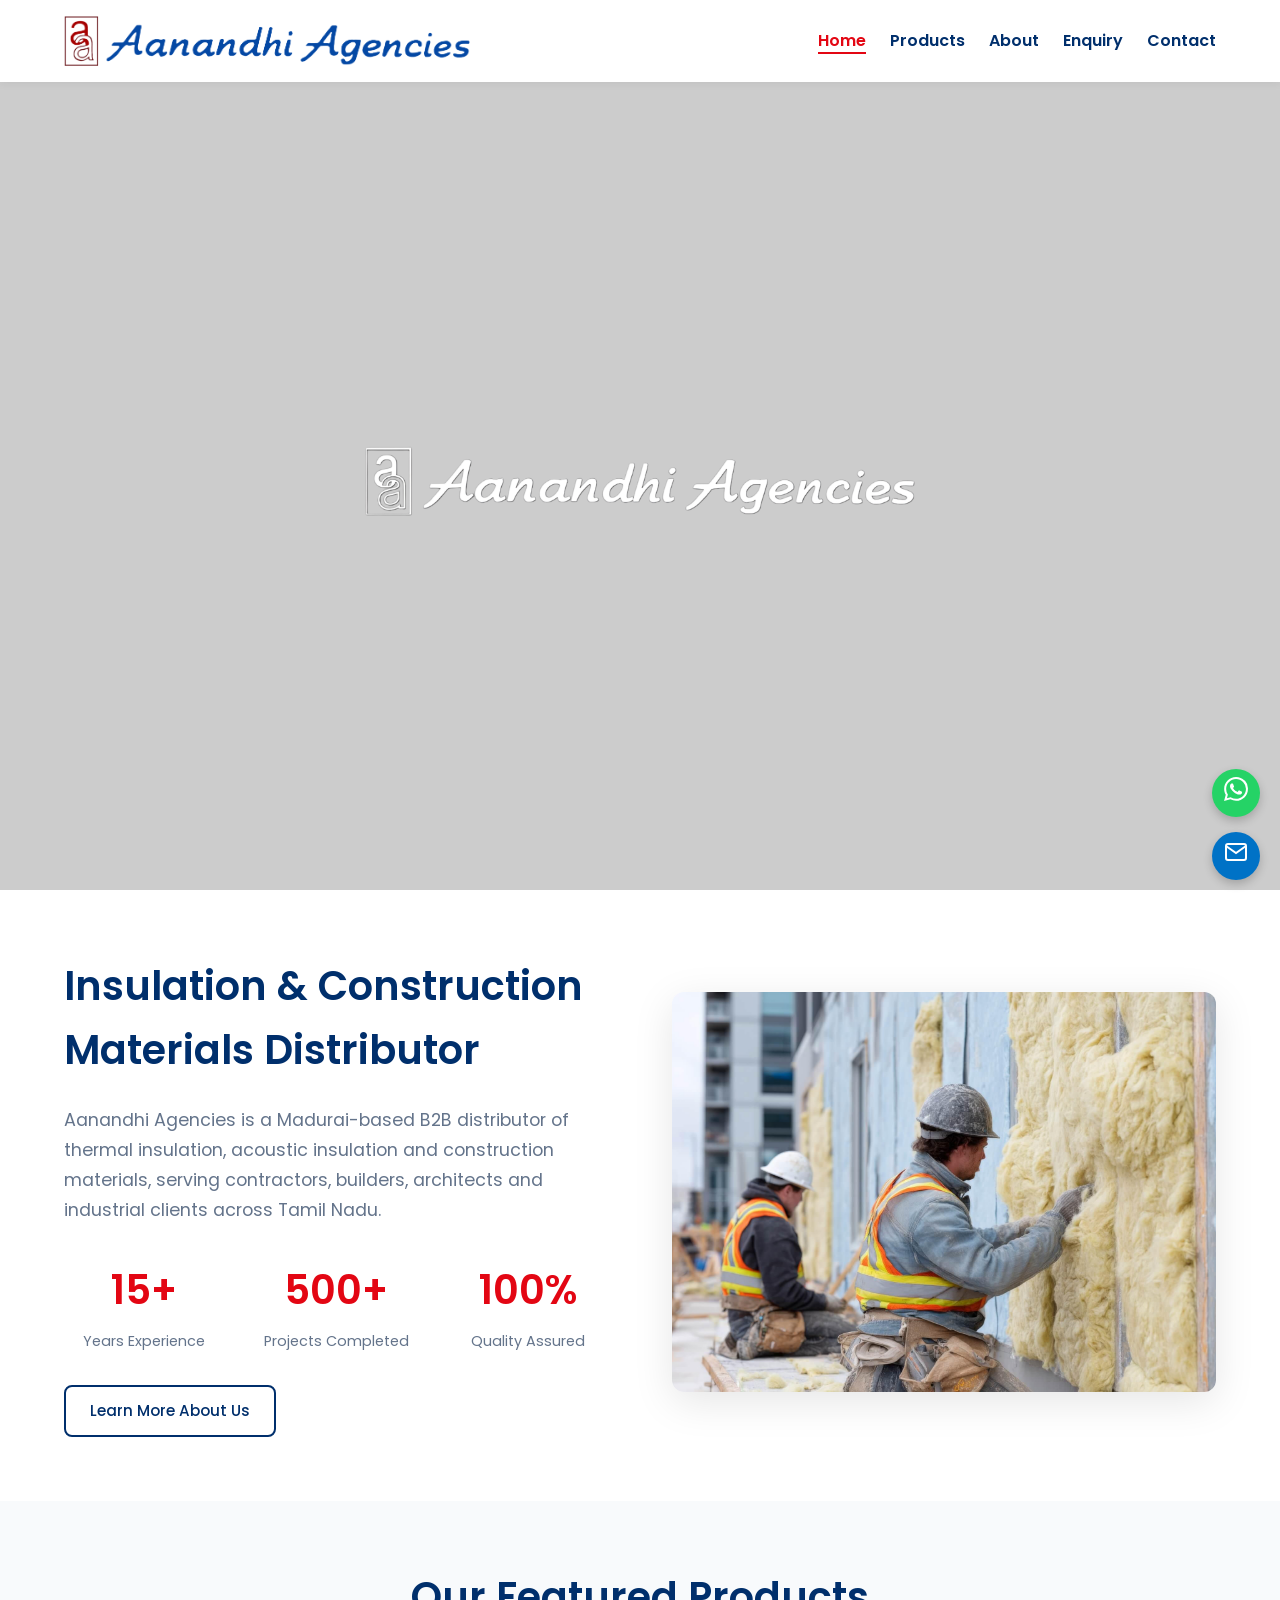
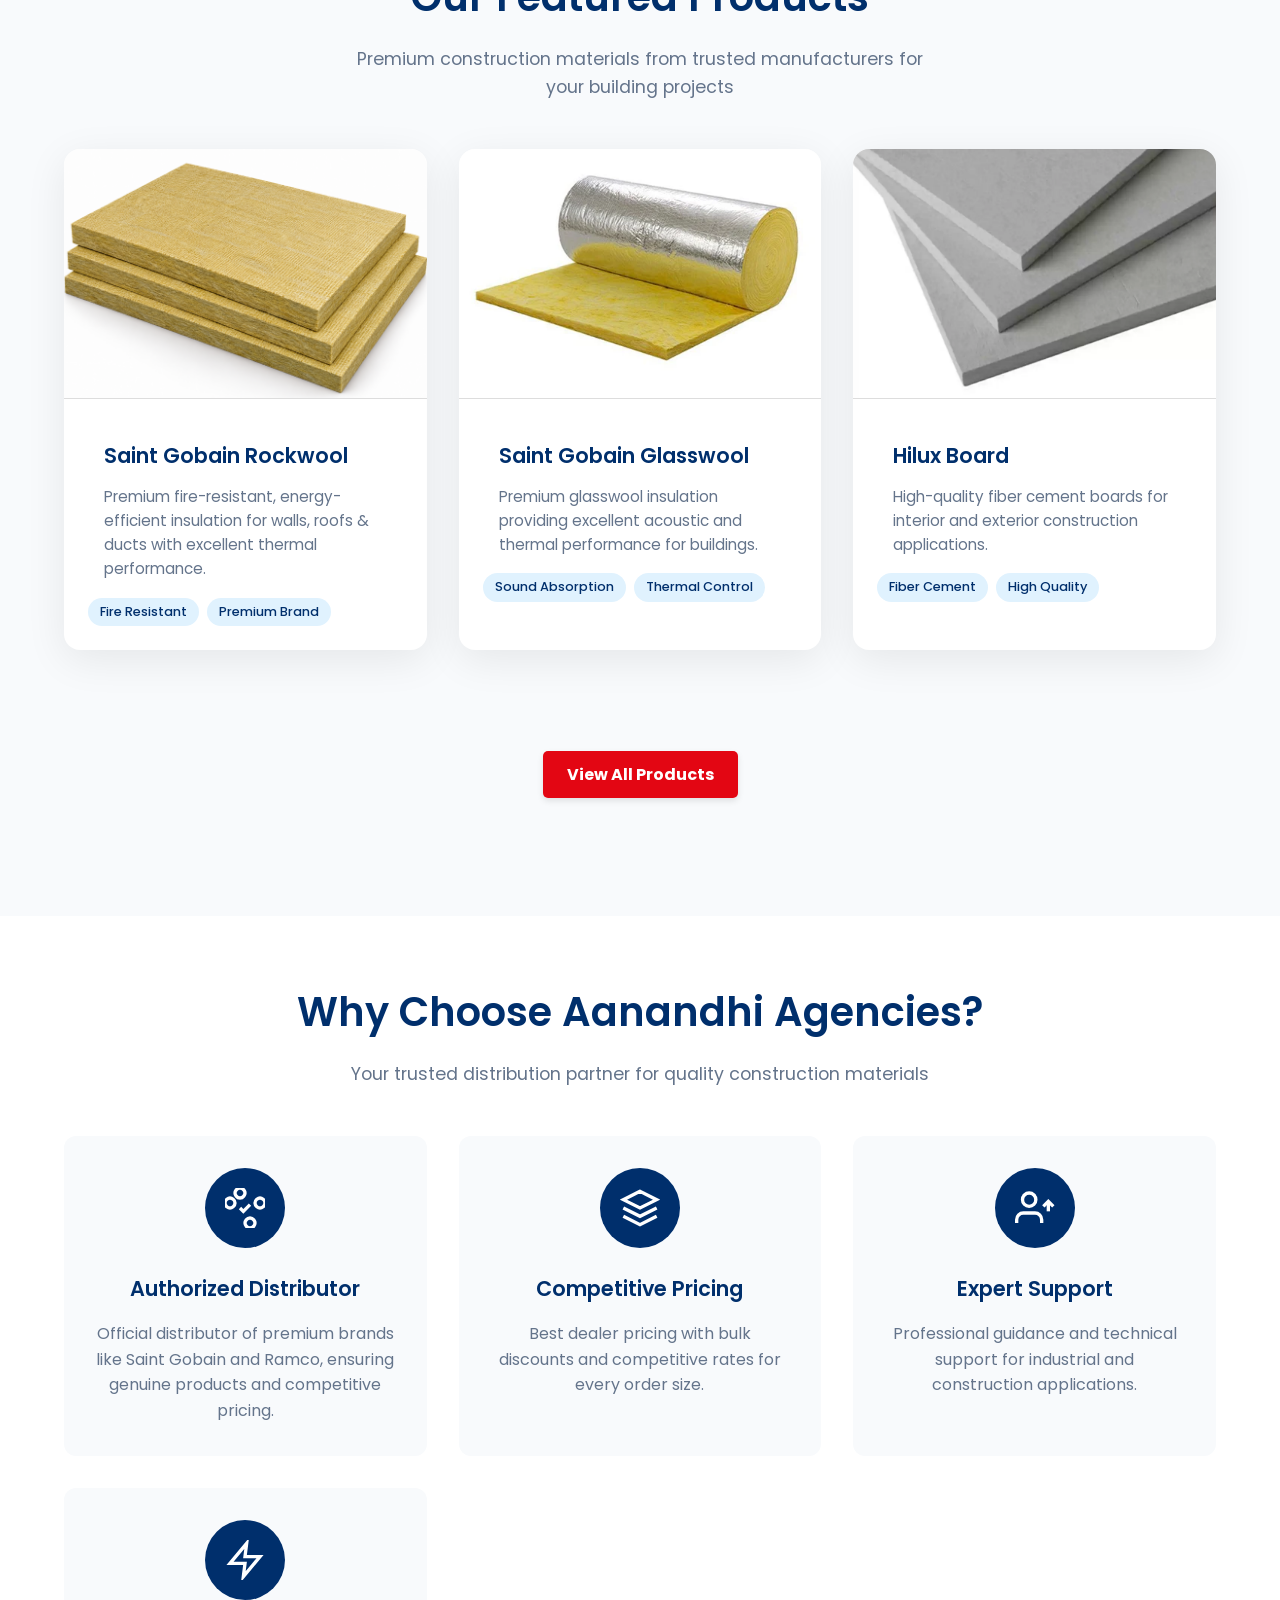
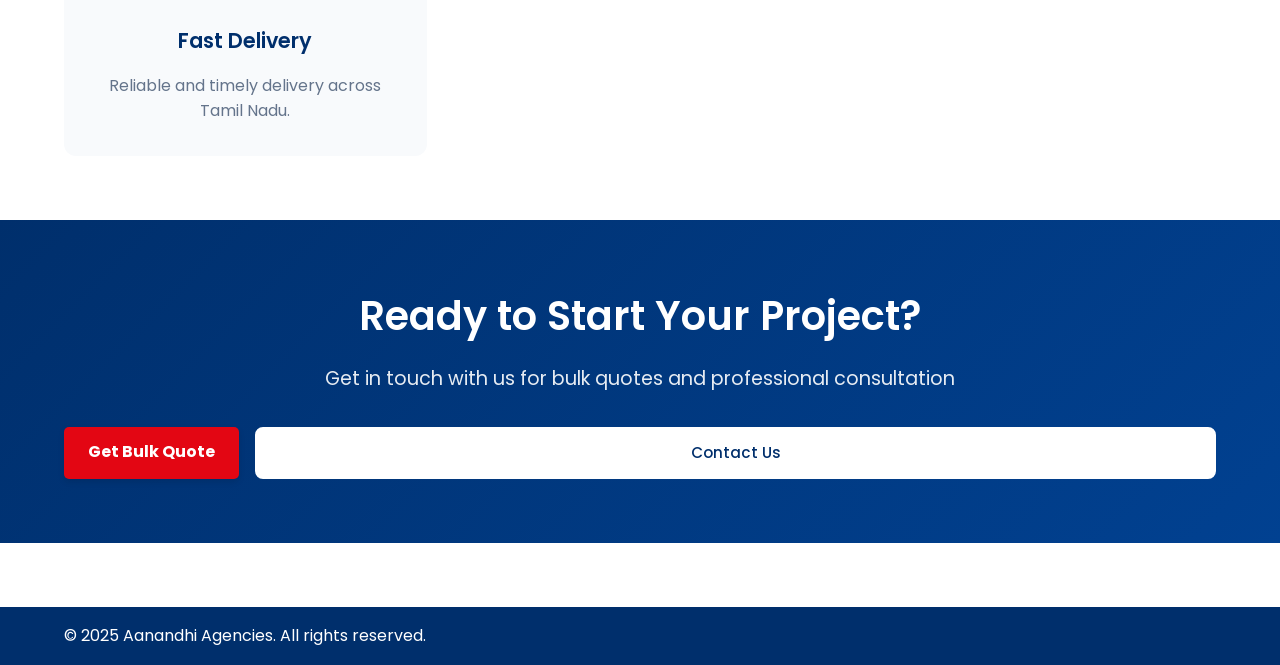
<file: index.html>
<!DOCTYPE html>
<html lang="en">
<head>
  <meta charset="UTF-8" />
  <meta name="viewport" content="width=device-width, initial-scale=1.0"/>
  <title>Insulation &amp; Construction Materials Distributor in Madurai | Aanandhi Agencies</title>
  <meta name="description" content="Aanandhi Agencies is a B2B insulation and construction materials distributor in Madurai, supplying thermal insulation, acoustic insulation and building materials to contractors, builders, architects and industrial clients across Tamil Nadu.">
  <link rel="canonical" href="https://aanandhiagencies.com/">
  <meta property="og:type" content="website">
  <meta property="og:title" content="Insulation &amp; Construction Materials Distributor in Madurai | Aanandhi Agencies">
  <meta property="og:description" content="B2B distributor of thermal insulation, acoustic insulation and construction materials serving contractors, builders, architects and industrial clients across Tamil Nadu.">
  <meta property="og:url" content="https://aanandhiagencies.com/">
  <meta property="og:image" content="https://aanandhiagencies.com/assets/og-image.jpg">
  <meta property="og:image:width" content="1200">
  <meta property="og:image:height" content="630">
  <meta property="og:image:alt" content="Aanandhi Agencies, insulation and construction materials distributor in Madurai">
  <meta property="og:site_name" content="Aanandhi Agencies">
  <meta name="twitter:card" content="summary_large_image">
  <meta name="twitter:title" content="Insulation &amp; Construction Materials Distributor | Aanandhi Agencies">
  <meta name="twitter:description" content="B2B insulation and construction materials distributor based in Madurai, Tamil Nadu.">
  <meta name="twitter:image" content="https://aanandhiagencies.com/assets/og-image.jpg">
  <script type="application/ld+json">
  {
    "@context": "https://schema.org",
    "@type": "WholesaleStore",
    "@id": "https://aanandhiagencies.com/#business",
    "name": "Aanandhi Agencies",
    "url": "https://aanandhiagencies.com/",
    "logo": "https://aanandhiagencies.com/assets/logo.png",
    "image": "https://aanandhiagencies.com/assets/logo.png",
    "description": "Aanandhi Agencies is a B2B distributor of thermal insulation, acoustic insulation and construction materials serving contractors, builders, architects and industrial clients in Madurai and across Tamil Nadu.",
    "telephone": "+91-9500592786",
    "email": "raajan.g.m@gmail.com",
    "address": {
      "@type": "PostalAddress",
      "streetAddress": "40/11, Saradha Complex, Simmakkal",
      "addressLocality": "Madurai",
      "addressRegion": "Tamil Nadu",
      "postalCode": "625001",
      "addressCountry": "IN"
    },
    "geo": {
      "@type": "GeoCoordinates",
      "latitude": 9.925708874267334,
      "longitude": 78.1168317107856
    },
    "areaServed": {
      "@type": "State",
      "name": "Tamil Nadu"
    }
  }
  </script>
  <link rel="stylesheet" href="css/home.css" />
  <link href="https://fonts.googleapis.com/css2?family=Poppins:wght@400;500;600&display=swap" rel="stylesheet">
</head>
<body>

<!-- Header -->
<header class="navbar fixed-header">
  <div class="container nav-flex">
    <img src="assets/logo.png" alt="Aanandhi Agencies" class="logo" />
    <nav>
      <ul class="nav-links">
        <li><a href="/" class="active">Home</a></li>
        <li><a href="products.html">Products</a></li>
        <li><a href="about.html">About</a></li>
        <li><a href="enquiry.html">Enquiry</a></li>
        <li><a href="contact.html">Contact</a></li>
      </ul>
    </nav>
  </div>
</header>

<!-- Hero Section with Video Background -->
<section class="hero-video">
  <div class="video-container">
    <div class="video-bg-wrapper">
      <video autoplay muted loop playsinline class="bg-video">
        <source src="assets/video.mp4" type="video/mp4" />
        Your browser does not support the video tag.
      </video>
    </div>
    <div class="video-overlay"></div>
    <div class="video-logo">
      <img src="assets/logo2.png" alt="Aanandhi Agencies logo">
    </div>
  </div>
</section>

<!-- About Section -->
<section class="home-about">
  <div class="container">
    <div class="about-content">
      <div class="about-text">
        <h1>Insulation &amp; Construction Materials Distributor</h1>
        <p>Aanandhi Agencies is a Madurai-based B2B distributor of thermal insulation, acoustic insulation and construction materials, serving contractors, builders, architects and industrial clients across Tamil Nadu.</p>
        <div class="stats-grid">
          <div class="stat-item">
            <div class="stat-number">15+</div>
            <div class="stat-label">Years Experience</div>
          </div>
          <div class="stat-item">
            <div class="stat-number">500+</div>
            <div class="stat-label">Projects Completed</div>
          </div>
          <div class="stat-item">
            <div class="stat-number">100%</div>
            <div class="stat-label">Quality Assured</div>
          </div>
        </div>
        <a href="about.html" class="btn-secondary">Learn More About Us</a>
      </div>
      <div class="about-image">
        <img src="assets/about.jpg" alt="About Aanandhi Agencies">
      </div>
    </div>
  </div>
</section>

<!-- Featured Products -->
<section class="home-products">
  <div class="container">
    <div class="section-header">
      <h2>Our Featured Products</h2>
      <p>Premium construction materials from trusted manufacturers for your building projects</p>
    </div>

    <div class="product-showcase">
      <div class="product-card featured">
        <div class="product-image">
          <img src="assets/rockwool2.png" alt="Saint Gobain Rockwool">
          <div class="product-overlay">
            <a href="products.html" class="view-product">View Details</a>
          </div>
        </div>
        <div class="product-info">
          <h3>Saint Gobain Rockwool</h3>
          <p>Premium fire-resistant, energy-efficient insulation for walls, roofs & ducts with excellent thermal performance.</p>
          <div class="product-features">
            <span class="feature-tag">Fire Resistant</span>
            <span class="feature-tag">Premium Brand</span>
          </div>
        </div>
      </div>

      <div class="product-card featured">
        <div class="product-image">
          <img src="assets/glasswool.webp" alt="Saint Gobain Glasswool">
          <div class="product-overlay">
            <a href="products.html" class="view-product">View Details</a>
          </div>
        </div>
        <div class="product-info">
          <h3>Saint Gobain Glasswool</h3>
          <p>Premium glasswool insulation providing excellent acoustic and thermal performance for buildings.</p>
          <div class="product-features">
            <span class="feature-tag">Sound Absorption</span>
            <span class="feature-tag">Thermal Control</span>
          </div>
        </div>
      </div>

      <div class="product-card featured">
        <div class="product-image">
          <img src="assets/hilux_board.webp" alt="Hilux Board">
          <div class="product-overlay">
            <a href="products.html" class="view-product">View Details</a>
          </div>
        </div>
        <div class="product-info">
          <h3>Hilux Board</h3>
          <p>High-quality fiber cement boards for interior and exterior construction applications.</p>
          <div class="product-features">
            <span class="feature-tag">Fiber Cement</span>
            <span class="feature-tag">High Quality</span>
          </div>
        </div>
      </div>
    </div>

    <div class="products-cta">
      <a href="products.html" class="btn">View All Products</a>
    </div>
  </div>
</section>

<!-- Why Choose Us -->
<section class="home-features">
  <div class="container">
    <div class="section-header">
      <h2>Why Choose Aanandhi Agencies?</h2>
      <p>Your trusted distribution partner for quality construction materials</p>
    </div>

    <div class="features-grid">
      <div class="feature-card">
        <div class="feature-icon">
          <svg width="40" height="40" viewBox="0 0 24 24" fill="none" stroke="currentColor" stroke-width="2">
            <path d="M9 12l2 2 4-4"/>
            <path d="M21 12c-1 0-3-1-3-3s2-3 3-3 3 1 3 3-2 3-3 3"/>
            <path d="M3 12c1 0 3-1 3-3s-2-3-3-3-3 1-3 3 2 3 3 3"/>
            <path d="M12 3c0 1-1 3-3 3s-3-2-3-3 1-3 3-3 3 2 3 3"/>
            <path d="M12 21c0-1 1-3 3-3s3 2 3 3-1 3-3 3-3-2-3-3"/>
          </svg>
        </div>
        <h3>Authorized Distributor</h3>
        <p>Official distributor of premium brands like Saint Gobain and Ramco, ensuring genuine products and competitive pricing.</p>
      </div>

      <div class="feature-card">
        <div class="feature-icon">
          <svg width="40" height="40" viewBox="0 0 24 24" fill="none" stroke="currentColor" stroke-width="2">
            <path d="M12 2L2 7l10 5 10-5-10-5z"/>
            <path d="M2 17l10 5 10-5"/>
            <path d="M2 12l10 5 10-5"/>
          </svg>
        </div>
        <h3>Competitive Pricing</h3>
        <p>Best dealer pricing with bulk discounts and competitive rates for every order size.</p>
      </div>

      <div class="feature-card">
        <div class="feature-icon">
          <svg width="40" height="40" viewBox="0 0 24 24" fill="none" stroke="currentColor" stroke-width="2">
            <path d="M16 21v-2a4 4 0 0 0-4-4H5a4 4 0 0 0-4 4v2"/>
            <circle cx="8.5" cy="7" r="4"/>
            <path d="M20 8v6"/>
            <path d="M23 11l-3-3-3 3"/>
          </svg>
        </div>
        <h3>Expert Support</h3>
        <p>Professional guidance and technical support for industrial and construction applications.</p>
      </div>

      <div class="feature-card">
        <div class="feature-icon">
          <svg width="40" height="40" viewBox="0 0 24 24" fill="none" stroke="currentColor" stroke-width="2">
            <path d="M13 2L3 14h9l-1 8 10-12h-9l1-8z"/>
          </svg>
        </div>
        <h3>Fast Delivery</h3>
        <p>Reliable and timely delivery across Tamil Nadu.</p>
      </div>
    </div>
  </div>
</section>

<!-- CTA Section -->
<section class="home-cta">
  <div class="container">
    <div class="cta-content">
      <h2>Ready to Start Your Project?</h2>
      <p>Get in touch with us for bulk quotes and professional consultation</p>
      <div class="cta-buttons">
        <a href="enquiry.html" class="btn">Get Bulk Quote</a>
        <a href="contact.html" class="btn-secondary">Contact Us</a>
      </div>
    </div>
  </div>
</section>

<!-- Floating Action Buttons -->
<div class="floating-buttons">
  <a href="https://wa.me/919500592786" target="_blank" class="float whatsapp" title="Chat on WhatsApp">
    <svg width="24" height="24" viewBox="0 0 24 24" fill="currentColor">
      <path d="M17.472 14.382c-.297-.149-1.758-.867-2.03-.967-.273-.099-.471-.148-.67.15-.197.297-.767.966-.94 1.164-.173.199-.347.223-.644.075-.297-.15-1.255-.463-2.39-1.475-.883-.788-1.48-1.761-1.653-2.059-.173-.297-.018-.458.13-.606.134-.133.298-.347.446-.52.149-.174.198-.298.298-.497.099-.198.05-.371-.025-.52-.075-.149-.669-1.612-.916-2.207-.242-.579-.487-.5-.669-.51-.173-.008-.371-.01-.57-.01-.198 0-.52.074-.792.372-.272.297-1.04 1.016-1.04 2.479 0 1.462 1.065 2.875 1.213 3.074.149.198 2.096 3.2 5.077 4.487.709.306 1.262.489 1.694.625.712.227 1.36.195 1.871.118.571-.085 1.758-.719 2.006-1.413.248-.694.248-1.289.173-1.413-.074-.124-.272-.198-.57-.347m-5.421 7.403h-.004a9.87 9.87 0 01-5.031-1.378l-.361-.214-3.741.982.998-3.648-.235-.374a9.86 9.86 0 01-1.51-5.26c.001-5.45 4.436-9.884 9.888-9.884 2.64 0 5.122 1.03 6.988 2.898a9.825 9.825 0 012.893 6.994c-.003 5.45-4.437 9.884-9.885 9.884m8.413-18.297A11.815 11.815 0 0012.05 0C5.495 0 .16 5.335.157 11.892c0 2.096.547 4.142 1.588 5.945L.057 24l6.305-1.654a11.882 11.882 0 005.683 1.448h.005c6.554 0 11.89-5.335 11.893-11.893A11.821 11.821 0 0020.885 3.488"/>
    </svg>
  </a>
  <a href="mailto:raajan.g.m@gmail.com" class="float email" title="Send Email">
    <svg width="24" height="24" viewBox="0 0 24 24" fill="none" stroke="currentColor" stroke-width="2">
      <path d="M4 4h16c1.1 0 2 .9 2 2v12c0 1.1-.9 2-2 2H4c-1.1 0-2-.9-2-2V6c0-1.1.9-2 2-2z"/>
      <polyline points="22,6 12,13 2,6"/>
    </svg>
  </a>
</div>

<!-- Footer -->
<footer class="footer">
  <div class="container footer-flex">
    <p>&copy; 2025 Aanandhi Agencies. All rights reserved.</p>
  </div>
</footer>

</body>
</html>
</file>
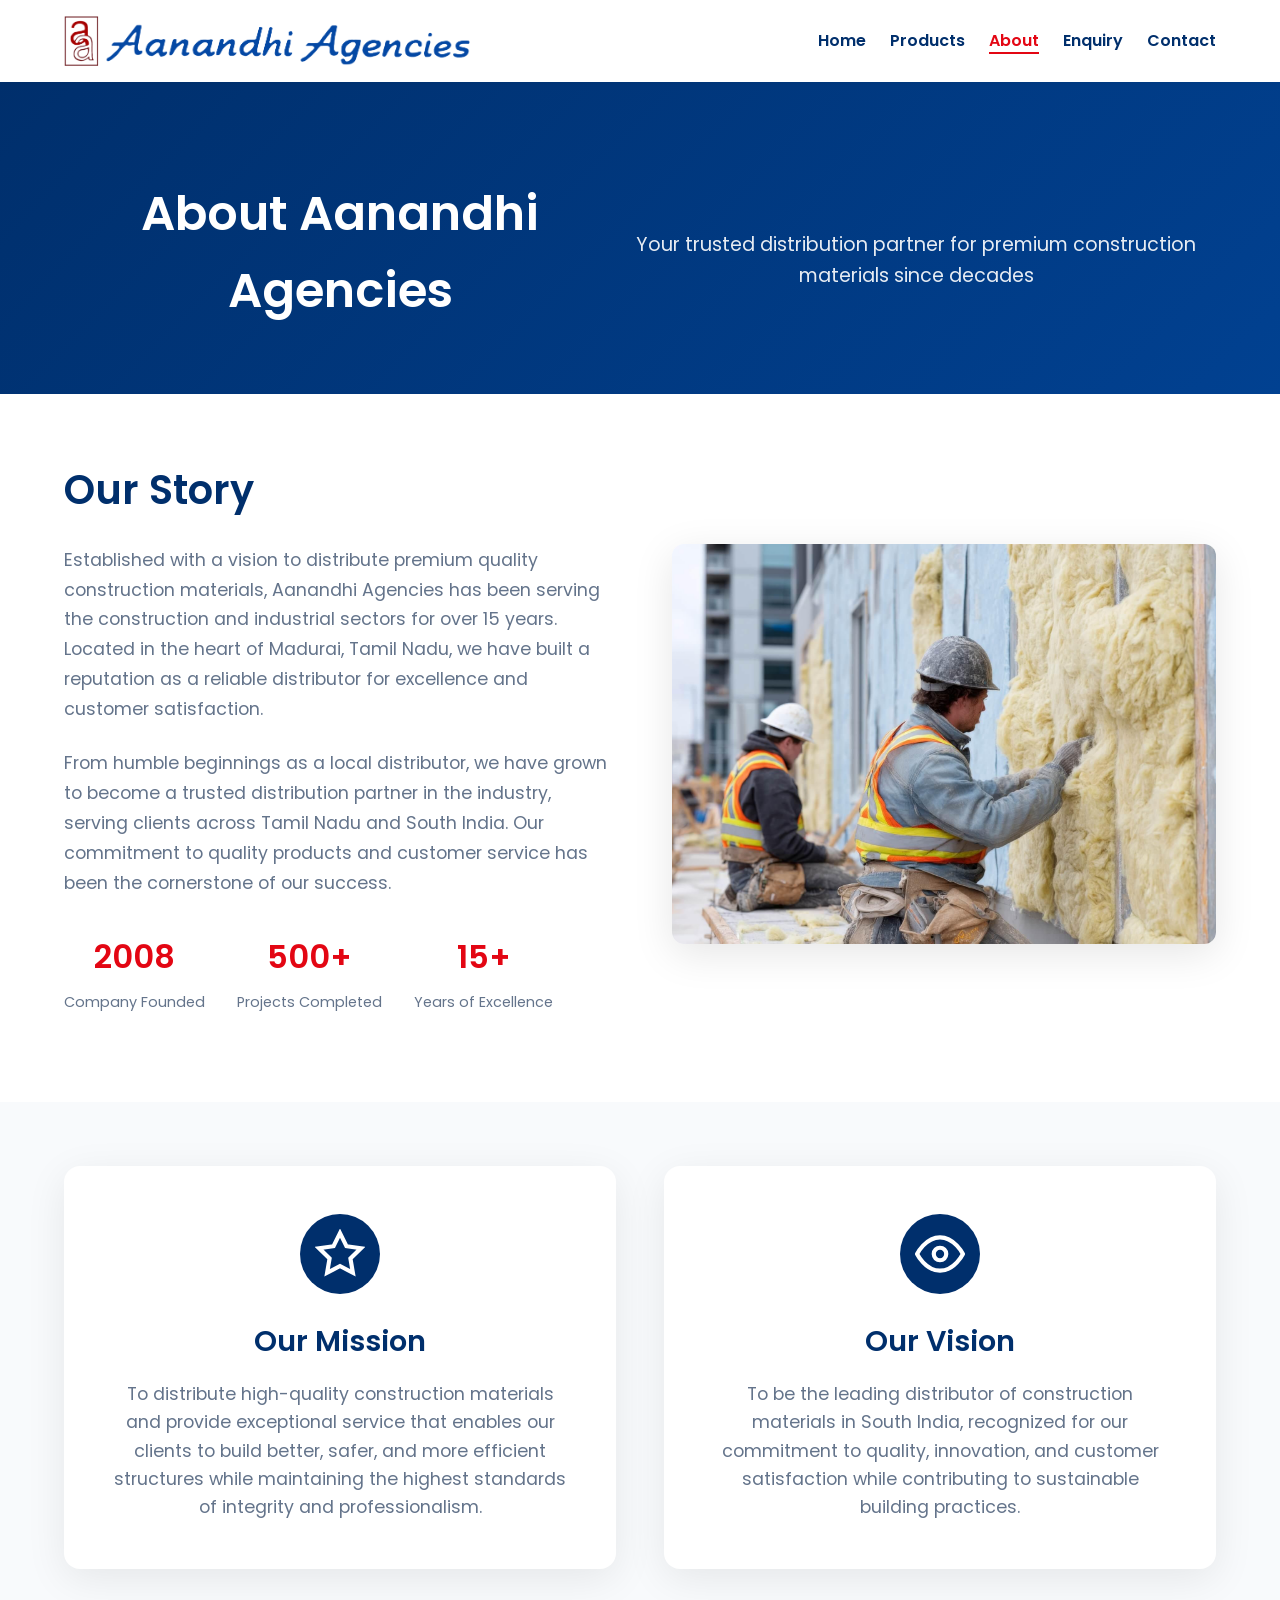
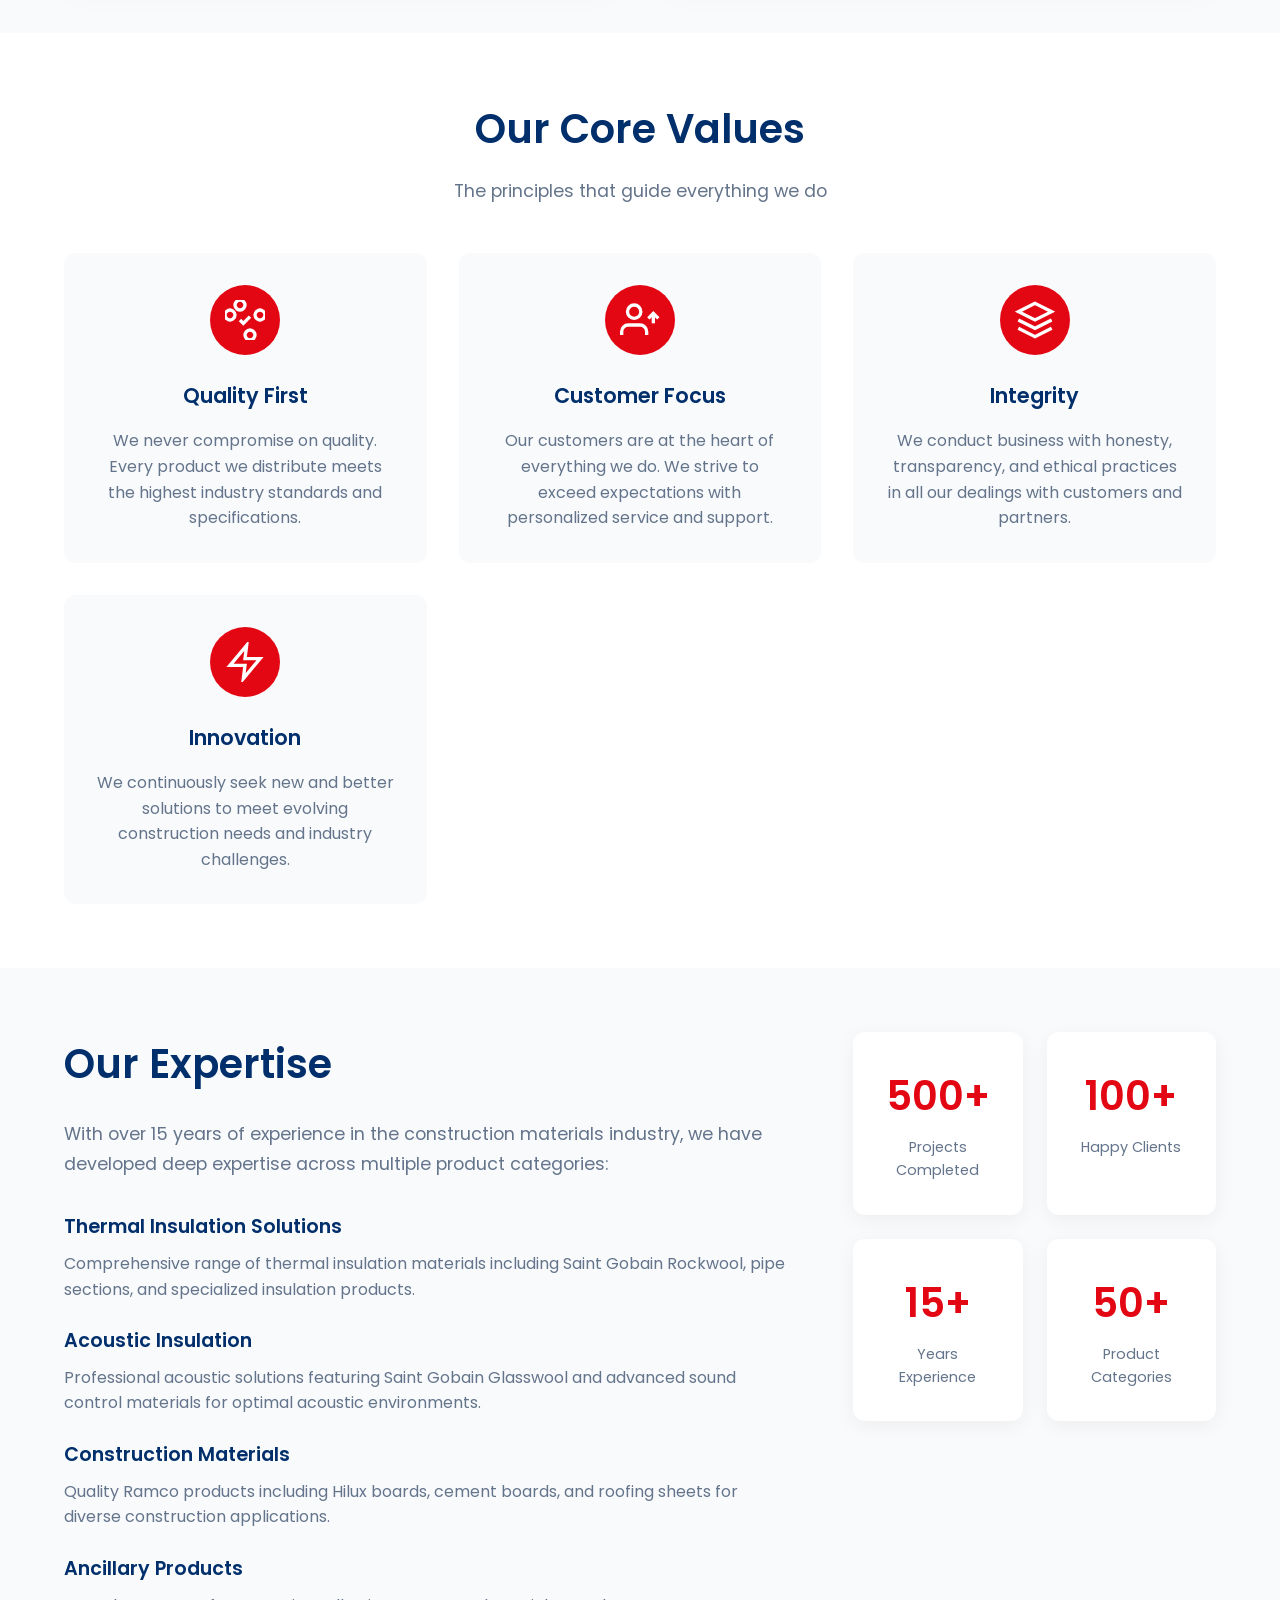
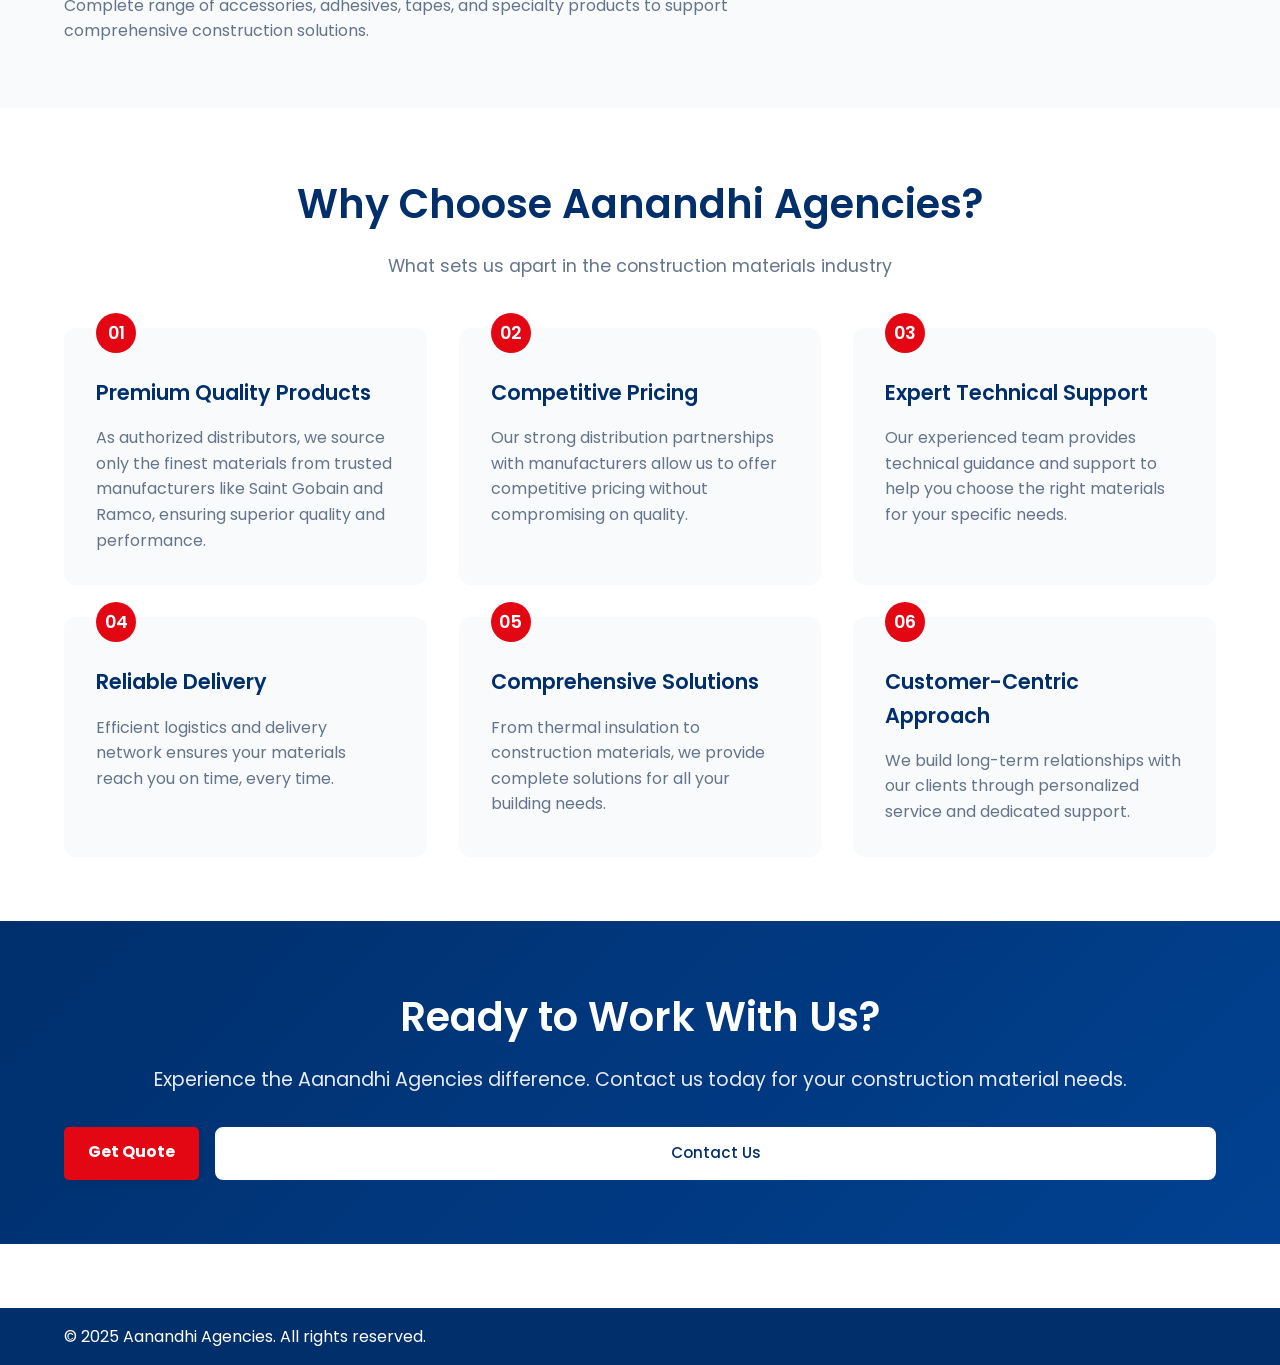
<file: about.html>
<!DOCTYPE html>
<html lang="en">
<head>
  <meta charset="UTF-8" />
  <meta name="viewport" content="width=device-width, initial-scale=1.0"/>
  <title>About Aanandhi Agencies | Insulation &amp; Construction Materials Distributor</title>
  <meta name="description" content="Learn about Aanandhi Agencies, a Madurai-based B2B distributor of insulation, construction and ancillary materials serving contractors, builders, architects and industrial clients across Tamil Nadu.">
  <link rel="canonical" href="https://aanandhiagencies.com/about.html">
  <meta property="og:type" content="website">
  <meta property="og:title" content="About Aanandhi Agencies | Insulation &amp; Construction Materials Distributor">
  <meta property="og:description" content="Learn about Aanandhi Agencies, a Madurai-based B2B distributor of insulation, construction and ancillary materials serving clients across Tamil Nadu.">
  <meta property="og:url" content="https://aanandhiagencies.com/about.html">
  <meta property="og:image" content="https://aanandhiagencies.com/assets/og-image.jpg">
  <meta property="og:image:width" content="1200">
  <meta property="og:image:height" content="630">
  <meta property="og:image:alt" content="Aanandhi Agencies, insulation and construction materials distributor in Madurai">
  <meta property="og:site_name" content="Aanandhi Agencies">
  <meta name="twitter:card" content="summary_large_image">
  <meta name="twitter:title" content="About Aanandhi Agencies | Insulation &amp; Construction Materials Distributor">
  <meta name="twitter:description" content="Learn about Aanandhi Agencies, a Madurai-based distributor serving construction and industrial clients across Tamil Nadu.">
  <meta name="twitter:image" content="https://aanandhiagencies.com/assets/og-image.jpg">
  <script type="application/ld+json">
  {
    "@context": "https://schema.org",
    "@type": "WholesaleStore",
    "@id": "https://aanandhiagencies.com/#business",
    "name": "Aanandhi Agencies",
    "url": "https://aanandhiagencies.com/",
    "logo": "https://aanandhiagencies.com/assets/logo.png",
    "description": "Aanandhi Agencies is a B2B distributor of thermal insulation, acoustic insulation and construction materials serving contractors, builders, architects and industrial clients in Madurai and across Tamil Nadu.",
    "telephone": "+91-9500592786",
    "email": "raajan.g.m@gmail.com",
    "address": {
      "@type": "PostalAddress",
      "streetAddress": "40/11, Saradha Complex, Simmakkal",
      "addressLocality": "Madurai",
      "addressRegion": "Tamil Nadu",
      "postalCode": "625001",
      "addressCountry": "IN"
    },
    "areaServed": {
      "@type": "State",
      "name": "Tamil Nadu"
    }
  }
  </script>
  <link rel="stylesheet" href="css/home.css" />
  <link href="https://fonts.googleapis.com/css2?family=Poppins:wght@400;500;600&display=swap" rel="stylesheet">
</head>
<body>

  <header class="navbar fixed-header">
    <div class="container nav-flex">
      <img src="assets/logo.png" alt="Aanandhi Agencies" class="logo" />
      <nav>
        <ul class="nav-links">
          <li><a href="/">Home</a></li>
          <li><a href="products.html">Products</a></li>
          <li><a href="about.html" class="active">About</a></li>
          <li><a href="enquiry.html">Enquiry</a></li>
          <li><a href="contact.html">Contact</a></li>
        </ul>
      </nav>
    </div>
  </header>

  <!-- About Hero Section -->
  <section class="about-hero">
    <div class="container">
      <div class="hero-content">
        <h1>About Aanandhi Agencies</h1>
        <p>Your trusted distribution partner for premium construction materials since decades</p>
      </div>
    </div>
  </section>

  <!-- Company Story -->
  <section class="company-story">
    <div class="container">
      <div class="story-content">
        <div class="story-text">
          <h2>Our Story</h2>
          <p>Established with a vision to distribute premium quality construction materials, Aanandhi Agencies has been serving the construction and industrial sectors for over 15 years. Located in the heart of Madurai, Tamil Nadu, we have built a reputation as a reliable distributor for excellence and customer satisfaction.</p>
          <p>From humble beginnings as a local distributor, we have grown to become a trusted distribution partner in the industry, serving clients across Tamil Nadu and South India. Our commitment to quality products and customer service has been the cornerstone of our success.</p>
          <div class="story-highlights">
            <div class="highlight-item">
              <h3>2008</h3>
              <p>Company Founded</p>
            </div>
            <div class="highlight-item">
              <h3>500+</h3>
              <p>Projects Completed</p>
            </div>
            <div class="highlight-item">
              <h3>15+</h3>
              <p>Years of Excellence</p>
            </div>
          </div>
        </div>
        <div class="story-image">
          <img src="assets/about.jpg" alt="Aanandhi Agencies Story">
        </div>
      </div>
    </div>
  </section>

  <!-- Mission & Vision -->
  <section class="mission-vision">
    <div class="container">
      <div class="mv-grid">
        <div class="mv-card">
          <div class="mv-icon">
            <svg width="50" height="50" viewBox="0 0 24 24" fill="none" stroke="currentColor" stroke-width="2">
              <path d="M12 2l3.09 6.26L22 9.27l-5 4.87 1.18 6.88L12 17.77l-6.18 3.25L7 14.14 2 9.27l6.91-1.01L12 2z"/>
            </svg>
          </div>
          <h3>Our Mission</h3>
          <p>To distribute high-quality construction materials and provide exceptional service that enables our clients to build better, safer, and more efficient structures while maintaining the highest standards of integrity and professionalism.</p>
        </div>
        
        <div class="mv-card">
          <div class="mv-icon">
            <svg width="50" height="50" viewBox="0 0 24 24" fill="none" stroke="currentColor" stroke-width="2">
              <path d="M1 12s4-8 11-8 11 8 11 8-4 8-11 8-11-8-11-8z"/>
              <circle cx="12" cy="12" r="3"/>
            </svg>
          </div>
          <h3>Our Vision</h3>
          <p>To be the leading distributor of construction materials in South India, recognized for our commitment to quality, innovation, and customer satisfaction while contributing to sustainable building practices.</p>
        </div>
      </div>
    </div>
  </section>

  <!-- Our Values -->
  <section class="our-values">
    <div class="container">
      <div class="section-header">
        <h2>Our Core Values</h2>
        <p>The principles that guide everything we do</p>
      </div>
      
      <div class="values-grid">
        <div class="value-card">
          <div class="value-icon">
            <svg width="40" height="40" viewBox="0 0 24 24" fill="none" stroke="currentColor" stroke-width="2">
              <path d="M9 12l2 2 4-4"/>
              <path d="M21 12c-1 0-3-1-3-3s2-3 3-3 3 1 3 3-2 3-3 3"/>
              <path d="M3 12c1 0 3-1 3-3s-2-3-3-3-3 1-3 3 2 3 3 3"/>
              <path d="M12 3c0 1-1 3-3 3s-3-2-3-3 1-3 3-3 3 2 3 3"/>
              <path d="M12 21c0-1 1-3 3-3s3 2 3 3-1 3-3 3-3-2-3-3"/>
            </svg>
          </div>
          <h3>Quality First</h3>
          <p>We never compromise on quality. Every product we distribute meets the highest industry standards and specifications.</p>
        </div>
        
        <div class="value-card">
          <div class="value-icon">
            <svg width="40" height="40" viewBox="0 0 24 24" fill="none" stroke="currentColor" stroke-width="2">
              <path d="M16 21v-2a4 4 0 0 0-4-4H5a4 4 0 0 0-4 4v2"/>
              <circle cx="8.5" cy="7" r="4"/>
              <path d="M20 8v6"/>
              <path d="M23 11l-3-3-3 3"/>
            </svg>
          </div>
          <h3>Customer Focus</h3>
          <p>Our customers are at the heart of everything we do. We strive to exceed expectations with personalized service and support.</p>
        </div>
        
        <div class="value-card">
          <div class="value-icon">
            <svg width="40" height="40" viewBox="0 0 24 24" fill="none" stroke="currentColor" stroke-width="2">
              <path d="M12 2L2 7l10 5 10-5-10-5z"/>
              <path d="M2 17l10 5 10-5"/>
              <path d="M2 12l10 5 10-5"/>
            </svg>
          </div>
          <h3>Integrity</h3>
          <p>We conduct business with honesty, transparency, and ethical practices in all our dealings with customers and partners.</p>
        </div>
        
        <div class="value-card">
          <div class="value-icon">
            <svg width="40" height="40" viewBox="0 0 24 24" fill="none" stroke="currentColor" stroke-width="2">
              <path d="M13 2L3 14h9l-1 8 10-12h-9l1-8z"/>
            </svg>
          </div>
          <h3>Innovation</h3>
          <p>We continuously seek new and better solutions to meet evolving construction needs and industry challenges.</p>
        </div>
      </div>
    </div>
  </section>

  <!-- Our Expertise -->
  <section class="our-expertise">
    <div class="container">
      <div class="expertise-content">
        <div class="expertise-text">
          <h2>Our Expertise</h2>
          <p>With over 15 years of experience in the construction materials industry, we have developed deep expertise across multiple product categories:</p>
          
          <div class="expertise-list">
            <div class="expertise-item">
              <h4>Thermal Insulation Solutions</h4>
              <p>Comprehensive range of thermal insulation materials including Saint Gobain Rockwool, pipe sections, and specialized insulation products.</p>
            </div>
            
            <div class="expertise-item">
              <h4>Acoustic Insulation</h4>
              <p>Professional acoustic solutions featuring Saint Gobain Glasswool and advanced sound control materials for optimal acoustic environments.</p>
            </div>
            
            <div class="expertise-item">
              <h4>Construction Materials</h4>
              <p>Quality Ramco products including Hilux boards, cement boards, and roofing sheets for diverse construction applications.</p>
            </div>
            
            <div class="expertise-item">
              <h4>Ancillary Products</h4>
              <p>Complete range of accessories, adhesives, tapes, and specialty products to support comprehensive construction solutions.</p>
            </div>
          </div>
        </div>
        
        <div class="expertise-stats">
          <div class="stat-card">
            <div class="stat-number">500+</div>
            <div class="stat-label">Projects Completed</div>
          </div>
          <div class="stat-card">
            <div class="stat-number">100+</div>
            <div class="stat-label">Happy Clients</div>
          </div>
          <div class="stat-card">
            <div class="stat-number">15+</div>
            <div class="stat-label">Years Experience</div>
          </div>
          <div class="stat-card">
            <div class="stat-number">50+</div>
            <div class="stat-label">Product Categories</div>
          </div>
        </div>
      </div>
    </div>
  </section>

  <!-- Why Choose Us -->
  <section class="why-choose-us">
    <div class="container">
      <div class="section-header">
        <h2>Why Choose Aanandhi Agencies?</h2>
        <p>What sets us apart in the construction materials industry</p>
      </div>
      
      <div class="choose-grid">
        <div class="choose-item">
          <div class="choose-number">01</div>
          <h3>Premium Quality Products</h3>
          <p>As authorized distributors, we source only the finest materials from trusted manufacturers like Saint Gobain and Ramco, ensuring superior quality and performance.</p>
        </div>
        
        <div class="choose-item">
          <div class="choose-number">02</div>
          <h3>Competitive Pricing</h3>
          <p>Our strong distribution partnerships with manufacturers allow us to offer competitive pricing without compromising on quality.</p>
        </div>
        
        <div class="choose-item">
          <div class="choose-number">03</div>
          <h3>Expert Technical Support</h3>
          <p>Our experienced team provides technical guidance and support to help you choose the right materials for your specific needs.</p>
        </div>
        
        <div class="choose-item">
          <div class="choose-number">04</div>
          <h3>Reliable Delivery</h3>
          <p>Efficient logistics and delivery network ensures your materials reach you on time, every time.</p>
        </div>
        
        <div class="choose-item">
          <div class="choose-number">05</div>
          <h3>Comprehensive Solutions</h3>
          <p>From thermal insulation to construction materials, we provide complete solutions for all your building needs.</p>
        </div>
        
        <div class="choose-item">
          <div class="choose-number">06</div>
          <h3>Customer-Centric Approach</h3>
          <p>We build long-term relationships with our clients through personalized service and dedicated support.</p>
        </div>
      </div>
    </div>
  </section>

  <!-- CTA Section -->
  <section class="about-cta">
    <div class="container">
      <div class="cta-content">
        <h2>Ready to Work With Us?</h2>
        <p>Experience the Aanandhi Agencies difference. Contact us today for your construction material needs.</p>
        <div class="cta-buttons">
          <a href="enquiry.html" class="btn">Get Quote</a>
          <a href="contact.html" class="btn-secondary">Contact Us</a>
        </div>
      </div>
    </div>
  </section>

  <footer class="footer">
    <div class="container footer-flex">
      <p>&copy; 2025 Aanandhi Agencies. All rights reserved.</p>
    </div>
  </footer>

</body>
</html>
</file>
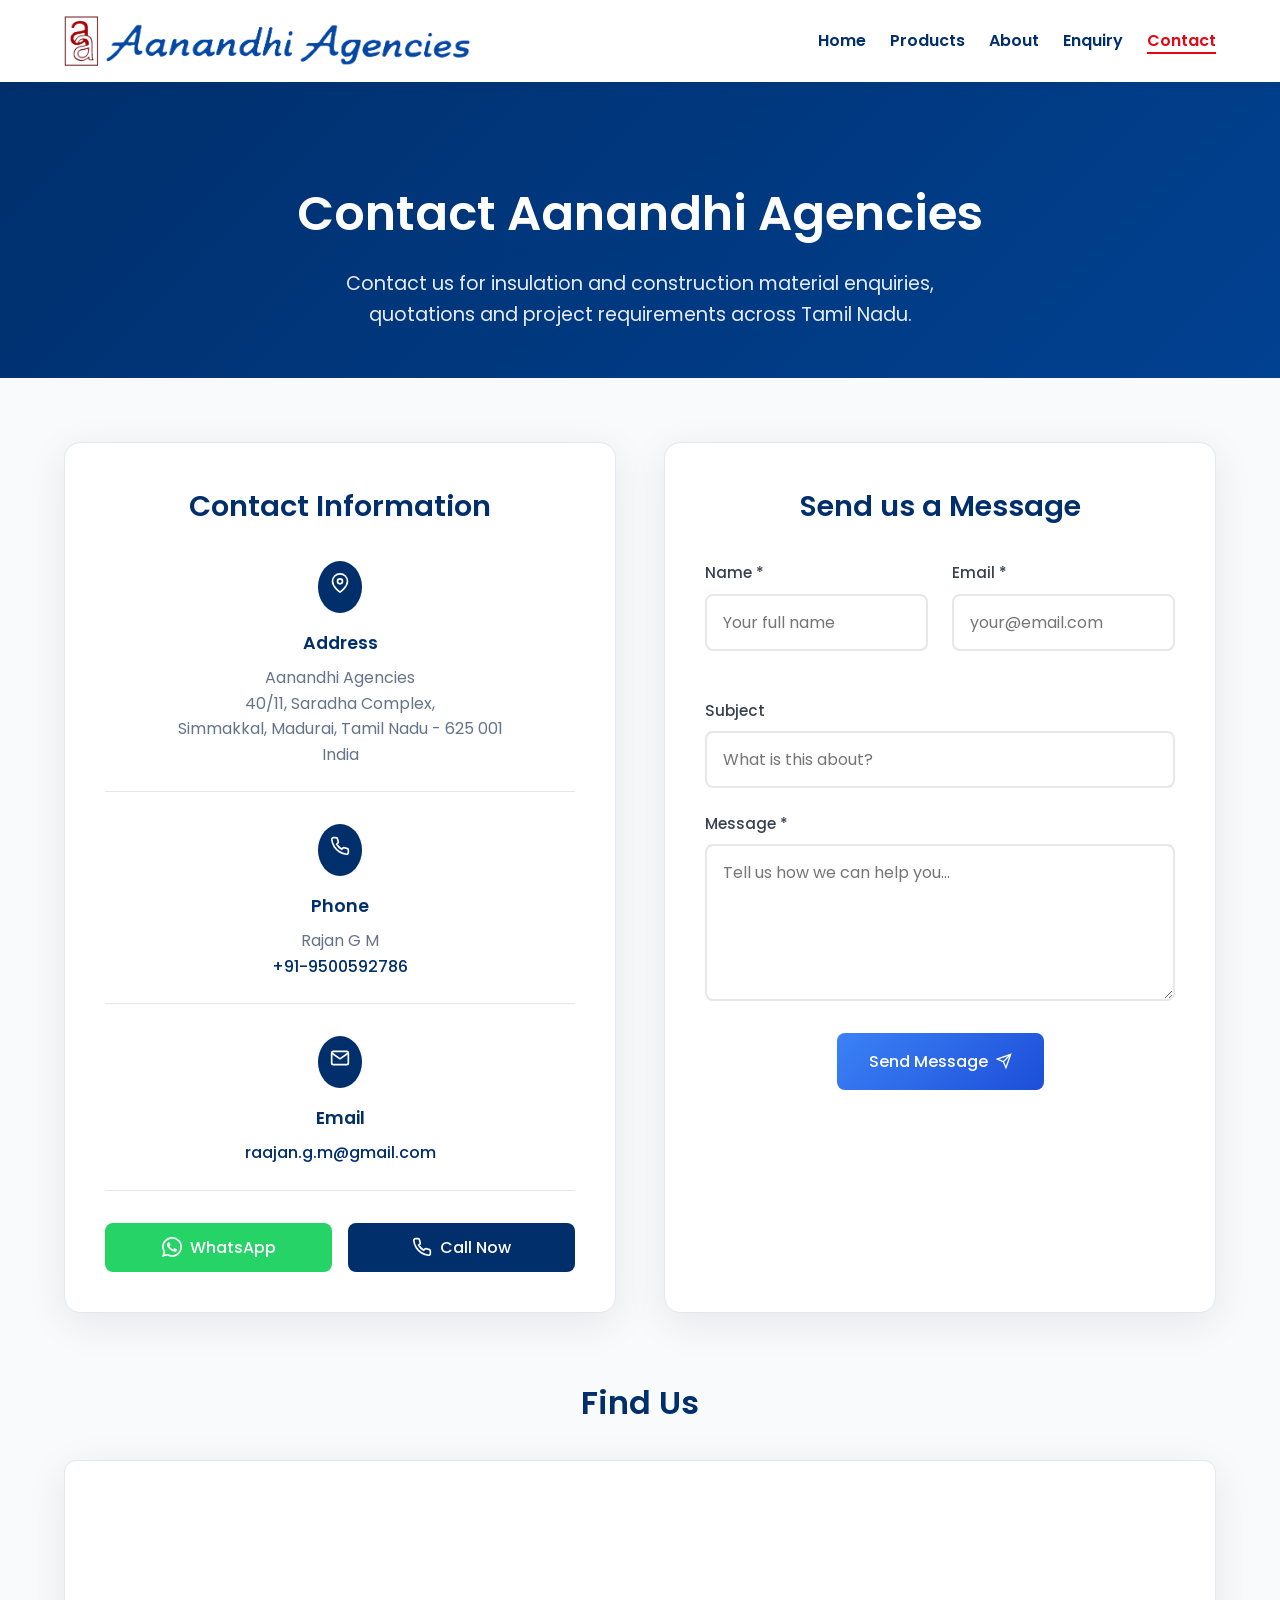
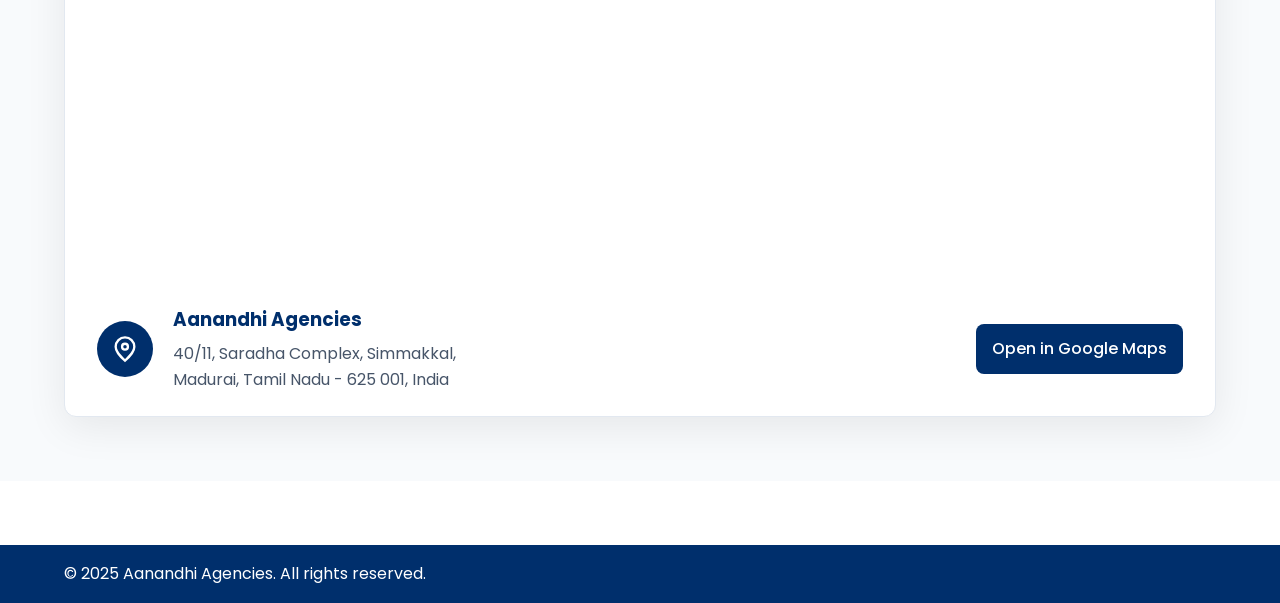
<file: contact.html>
<!DOCTYPE html>
<html lang="en">
<head>
  <meta charset="UTF-8" />
  <meta name="viewport" content="width=device-width, initial-scale=1.0"/>
  <title>Contact Aanandhi Agencies | Insulation &amp; Construction Materials</title>
  <meta name="description" content="Contact Aanandhi Agencies in Madurai for insulation and construction material enquiries, product quotations and project requirements across Tamil Nadu.">
  <link rel="canonical" href="https://aanandhiagencies.com/contact.html">
  <meta property="og:type" content="website">
  <meta property="og:title" content="Contact Aanandhi Agencies | Insulation &amp; Construction Materials">
  <meta property="og:description" content="Contact Aanandhi Agencies in Madurai for insulation and construction material enquiries, product quotations and project requirements across Tamil Nadu.">
  <meta property="og:url" content="https://aanandhiagencies.com/contact.html">
  <meta property="og:image" content="https://aanandhiagencies.com/assets/og-image.jpg">
  <meta property="og:image:width" content="1200">
  <meta property="og:image:height" content="630">
  <meta property="og:image:alt" content="Aanandhi Agencies, insulation and construction materials distributor in Madurai">
  <meta property="og:site_name" content="Aanandhi Agencies">
  <meta name="twitter:card" content="summary_large_image">
  <meta name="twitter:title" content="Contact Aanandhi Agencies | Insulation &amp; Construction Materials">
  <meta name="twitter:description" content="Contact Aanandhi Agencies in Madurai for product quotations and project requirements across Tamil Nadu.">
  <meta name="twitter:image" content="https://aanandhiagencies.com/assets/og-image.jpg">
  <script type="application/ld+json">
  {
    "@context": "https://schema.org",
    "@type": "WholesaleStore",
    "@id": "https://aanandhiagencies.com/#business",
    "name": "Aanandhi Agencies",
    "url": "https://aanandhiagencies.com/",
    "logo": "https://aanandhiagencies.com/assets/logo.png",
    "description": "B2B distributor of thermal insulation, acoustic insulation and construction materials serving contractors, builders, architects and industrial clients in Madurai and across Tamil Nadu.",
    "telephone": "+91-9500592786",
    "email": "raajan.g.m@gmail.com",
    "address": {
      "@type": "PostalAddress",
      "streetAddress": "40/11, Saradha Complex, Simmakkal",
      "addressLocality": "Madurai",
      "addressRegion": "Tamil Nadu",
      "postalCode": "625001",
      "addressCountry": "IN"
    },
    "geo": {
      "@type": "GeoCoordinates",
      "latitude": 9.925708874267334,
      "longitude": 78.1168317107856
    },
    "areaServed": {
      "@type": "State",
      "name": "Tamil Nadu"
    }
  }
  </script>
  <link rel="stylesheet" href="css/home.css?v=20261021-contact-alignment" />
  <link href="https://fonts.googleapis.com/css2?family=Poppins:wght@400;600&display=swap" rel="stylesheet">
</head>
<body>

  <!-- Fixed Header / Navbar -->
  <header class="navbar fixed-header">
    <div class="container nav-flex">
      <img src="assets/logo.png" alt="Aanandhi Agencies" class="logo" />
      <nav>
        <ul class="nav-links">
          <li><a href="/">Home</a></li>
          <li><a href="products.html">Products</a></li>
          <li><a href="about.html">About</a></li>
          <li><a href="enquiry.html">Enquiry</a></li>
          <li><a href="contact.html" class="active">Contact</a></li>
        </ul>
      </nav>
    </div>
  </header>



  <!-- Contact Hero Section -->
  <section class="contact-hero">
    <div class="container">
      <div class="contact-hero-content">
        <h1>Contact Aanandhi Agencies</h1>
        <p>Contact us for insulation and construction material enquiries, quotations and project requirements across Tamil Nadu.</p>
      </div>
    </div>
  </section>

  <!-- Contact Content -->
  <section class="contact-content">
    <div class="container">
      <div class="contact-grid">
        
        <!-- Contact Information -->
        <div class="contact-info-card">
          <h2>Contact Information</h2>
          
          <div class="info-item">
            <div class="info-icon">
              <svg width="20" height="20" viewBox="0 0 24 24" fill="none" stroke="currentColor" stroke-width="2">
                <path d="M21 10c0 7-9 13-9 13s-9-6-9-13a9 9 0 0 1 18 0z"/>
                <circle cx="12" cy="10" r="3"/>
              </svg>
            </div>
            <div class="info-content">
              <h3>Address</h3>
              <p>Aanandhi Agencies<br>
              40/11, Saradha Complex,<br>
              Simmakkal, Madurai, Tamil Nadu - 625 001<br>
              India</p>
            </div>
          </div>
          
          <div class="info-item">
            <div class="info-icon">
              <svg width="20" height="20" viewBox="0 0 24 24" fill="none" stroke="currentColor" stroke-width="2">
                <path d="M22 16.92v3a2 2 0 0 1-2.18 2 19.79 19.79 0 0 1-8.63-3.07 19.5 19.5 0 0 1-6-6 19.79 19.79 0 0 1-3.07-8.67A2 2 0 0 1 4.11 2h3a2 2 0 0 1 2 1.72 12.84 12.84 0 0 0 .7 2.81 2 2 0 0 1-.45 2.11L8.09 9.91a16 16 0 0 0 6 6l1.27-1.27a2 2 0 0 1 2.11-.45 12.84 12.84 0 0 0 2.81.7A2 2 0 0 1 22 16.92z"/>
              </svg>
            </div>
            <div class="info-content">
              <h3>Phone</h3>
              <p>Rajan G M</p>
              <p><a href="tel:+919500592786">+91-9500592786</a></p>
            </div>
          </div>
          
          <div class="info-item">
            <div class="info-icon">
              <svg width="20" height="20" viewBox="0 0 24 24" fill="none" stroke="currentColor" stroke-width="2">
                <path d="M4 4h16c1.1 0 2 .9 2 2v12c0 1.1-.9 2-2 2H4c-1.1 0-2-.9-2-2V6c0-1.1.9-2 2-2z"/>
                <polyline points="22,6 12,13 2,6"/>
              </svg>
            </div>
            <div class="info-content">
              <h3>Email</h3>
              <p><a href="mailto:raajan.g.m@gmail.com">raajan.g.m@gmail.com</a></p>
            </div>
          </div>
          
          <!-- Quick Contact Buttons -->
          <div class="quick-contact">
            <a href="https://wa.me/919500592786" target="_blank" class="whatsapp-btn">
              <svg width="20" height="20" viewBox="0 0 24 24" fill="currentColor">
                <path d="M17.472 14.382c-.297-.149-1.758-.867-2.03-.967-.273-.099-.471-.148-.67.15-.197.297-.767.966-.94 1.164-.173.199-.347.223-.644.075-.297-.15-1.255-.463-2.39-1.475-.883-.788-1.48-1.761-1.653-2.059-.173-.297-.018-.458.13-.606.134-.133.298-.347.446-.52.149-.174.198-.298.298-.497.099-.198.05-.371-.025-.52-.075-.149-.669-1.612-.916-2.207-.242-.579-.487-.5-.669-.51-.173-.008-.371-.01-.57-.01-.198 0-.52.074-.792.372-.272.297-1.04 1.016-1.04 2.479 0 1.462 1.065 2.875 1.213 3.074.149.198 2.096 3.2 5.077 4.487.709.306 1.262.489 1.694.625.712.227 1.36.195 1.871.118.571-.085 1.758-.719 2.006-1.413.248-.694.248-1.289.173-1.413-.074-.124-.272-.198-.57-.347m-5.421 7.403h-.004a9.87 9.87 0 01-5.031-1.378l-.361-.214-3.741.982.998-3.648-.235-.374a9.86 9.86 0 01-1.51-5.26c.001-5.45 4.436-9.884 9.888-9.884 2.64 0 5.122 1.03 6.988 2.898a9.825 9.825 0 012.893 6.994c-.003 5.45-4.437 9.884-9.885 9.884m8.413-18.297A11.815 11.815 0 0012.05 0C5.495 0 .16 5.335.157 11.892c0 2.096.547 4.142 1.588 5.945L.057 24l6.305-1.654a11.882 11.882 0 005.683 1.448h.005c6.554 0 11.89-5.335 11.893-11.893A11.821 11.821 0 0020.885 3.488"/>
              </svg>
              WhatsApp
            </a>
            <a href="tel:+919500592786" class="call-btn">
              <svg width="20" height="20" viewBox="0 0 24 24" fill="none" stroke="currentColor" stroke-width="2">
                <path d="M22 16.92v3a2 2 0 0 1-2.18 2 19.79 19.79 0 0 1-8.63-3.07 19.5 19.5 0 0 1-6-6 19.79 19.79 0 0 1-3.07-8.67A2 2 0 0 1 4.11 2h3a2 2 0 0 1 2 1.72 12.84 12.84 0 0 0 .7 2.81 2 2 0 0 1-.45 2.11L8.09 9.91a16 16 0 0 0 6 6l1.27-1.27a2 2 0 0 1 2.11-.45 12.84 12.84 0 0 0 2.81.7A2 2 0 0 1 22 16.92z"/>
              </svg>
              Call Now
            </a>
          </div>
        </div>
        
        <!-- Contact Form -->
        <div class="contact-form-card">
          <h2>Send us a Message</h2>
          <form id="contactForm" class="contact-form" action="https://script.google.com/macros/s/AKfycby4BXLkvtcsPhirjNJ3CLi0D701QYOuPBkkq8uhVl6AXecccCaxPxe6gddbUl1SjFxpJA/exec" method="POST">
            <div class="form-row">
              <div class="form-group">
                <label for="contact-name">Name *</label>
                <input type="text" id="contact-name" name="name" placeholder="Your full name" required>
              </div>
              <div class="form-group">
                <label for="contact-email">Email *</label>
                <input type="email" id="contact-email" name="email" placeholder="your@email.com" required>
              </div>
            </div>
            <div class="form-group">
              <label for="contact-subject">Subject</label>
              <input type="text" id="contact-subject" name="subject" placeholder="What is this about?">
            </div>
            <div class="form-group">
              <label for="contact-message">Message *</label>
              <textarea id="contact-message" name="message" rows="5" placeholder="Tell us how we can help you..." required></textarea>
            </div>
            <button type="submit" class="submit-btn">
              <span>Send Message</span>
              <svg width="16" height="16" viewBox="0 0 24 24" fill="none" stroke="currentColor" stroke-width="2">
                <line x1="22" y1="2" x2="11" y2="13"/>
                <polygon points="22,2 15,22 11,13 2,9 22,2"/>
              </svg>
            </button>
          </form>
        </div>
      </div>
      
      <script>
        const contactScriptURL = "https://script.google.com/macros/s/AKfycby4BXLkvtcsPhirjNJ3CLi0D701QYOuPBkkq8uhVl6AXecccCaxPxe6gddbUl1SjFxpJA/exec";
        const contactForm = document.getElementById("contactForm");

        if (contactForm) {
          contactForm.addEventListener("submit", e => {
            e.preventDefault();

            fetch(contactScriptURL, {
              method: "POST",
              body: new FormData(contactForm)
            })
            .then(response => {
              alert("Message sent successfully!");
              contactForm.reset();
            })
            .catch(error => {
              console.error("Error!", error.message);
              alert("Failed to send your message. Please try again later.");
            });
          });
        }
      </script>

      <!-- Map Section -->
      <div class="map-section">
        <h2>Find Us</h2>
        <div class="map-location">
          <iframe
            class="map-embed"
            src="https://www.google.com/maps?q=9.925708874267334%2C78.1168317107856&amp;z=16&amp;output=embed"
            title="Google Maps location of Aanandhi Agencies in Madurai"
            loading="lazy"
            allowfullscreen
            referrerpolicy="no-referrer-when-downgrade">
          </iframe>
          <div class="map-location-details-row">
            <div class="map-location-icon" aria-hidden="true">
              <svg width="28" height="28" viewBox="0 0 24 24" fill="none" stroke="currentColor" stroke-width="2">
                <path d="M20 10c0 5-8 12-8 12S4 15 4 10a8 8 0 1 1 16 0Z"/>
                <circle cx="12" cy="10" r="2.5"/>
              </svg>
            </div>
            <div class="map-location-details">
              <h3>Aanandhi Agencies</h3>
              <p>40/11, Saradha Complex, Simmakkal,<br>Madurai, Tamil Nadu - 625 001, India</p>
            </div>
            <a class="map-location-link" href="https://www.google.com/maps/search/?api=1&amp;query=Aanandhi%20Agencies%2C%2040%2F11%2C%20Saradha%20Complex%2C%20Simmakkal%2C%20Madurai%2C%20Tamil%20Nadu%20625001" target="_blank" rel="noopener noreferrer">Open in Google Maps</a>
          </div>
        </div>
      </div>
    </div>
  </section>

  <!-- Footer -->
  <footer class="footer">
    <div class="container footer-flex">
      <p>&copy; 2025 Aanandhi Agencies. All rights reserved.</p>

    </div>
  </footer>

</body>
</html>
</file>
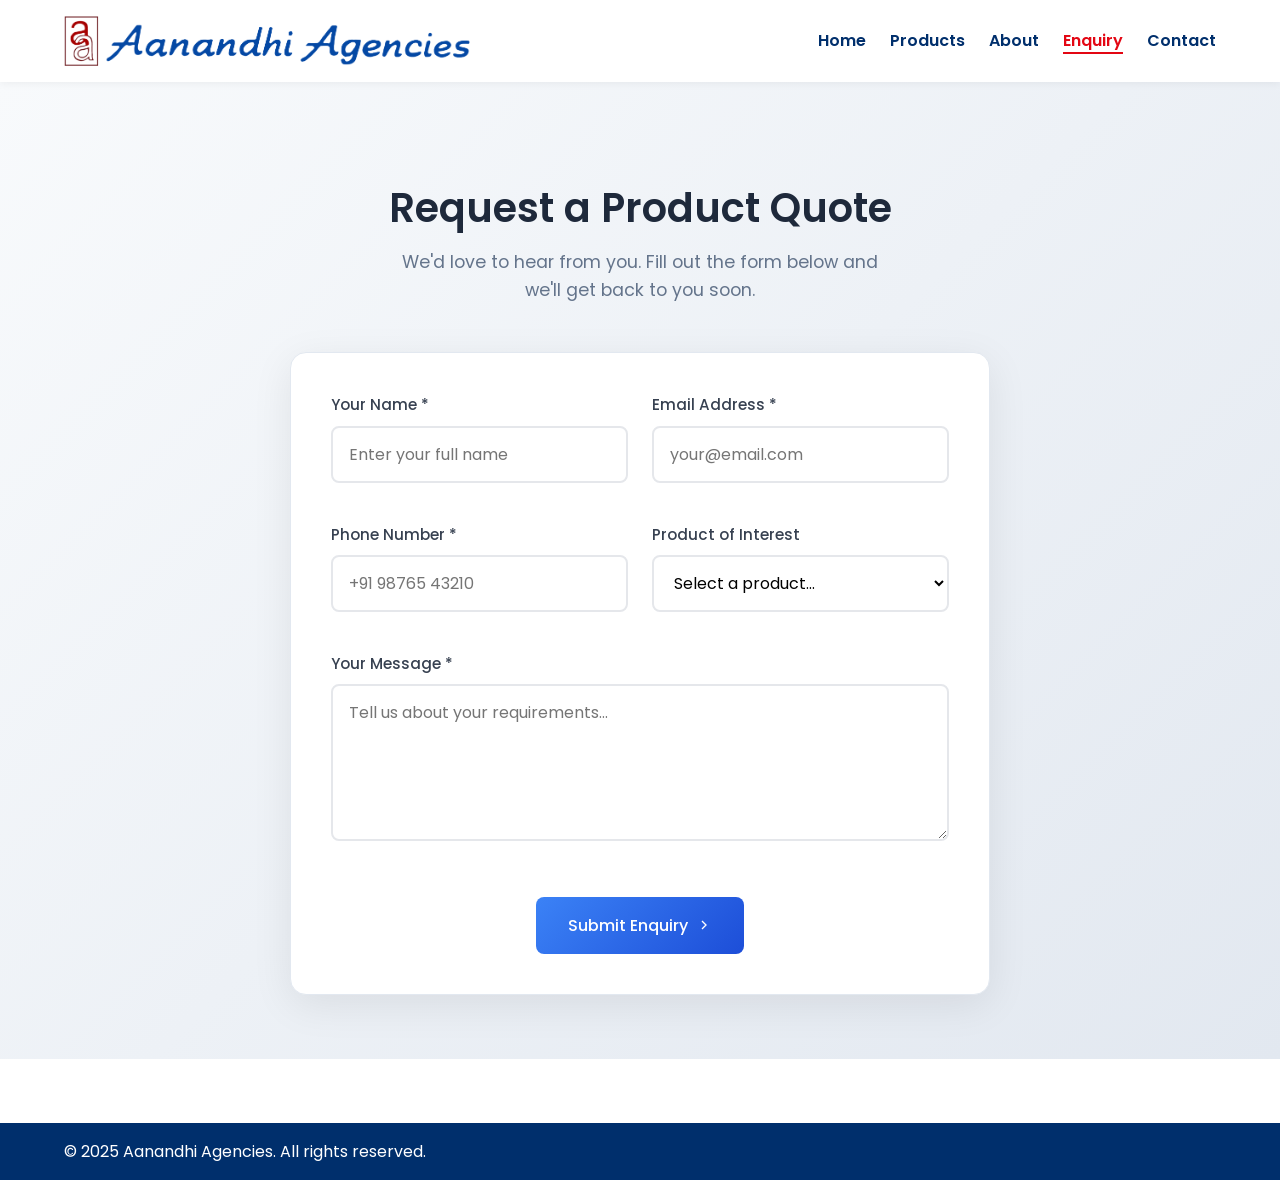
<file: enquiry.html>
<!DOCTYPE html>
<html lang="en">
<head>
  <meta charset="UTF-8" />
  <meta name="viewport" content="width=device-width, initial-scale=1.0"/>
  <title>Request a Quote | Insulation &amp; Construction Materials | Aanandhi Agencies</title>
  <meta name="description" content="Request a product quote from Aanandhi Agencies for thermal insulation, acoustic insulation, construction materials and ancillary products for commercial, industrial and building projects.">
  <link rel="canonical" href="https://aanandhiagencies.com/enquiry.html">
  <meta property="og:type" content="website">
  <meta property="og:title" content="Request a Quote | Insulation &amp; Construction Materials | Aanandhi Agencies">
  <meta property="og:description" content="Request a product quote from Aanandhi Agencies for insulation and construction materials for commercial, industrial and building projects.">
  <meta property="og:url" content="https://aanandhiagencies.com/enquiry.html">
  <meta property="og:image" content="https://aanandhiagencies.com/assets/og-image.jpg">
  <meta property="og:image:width" content="1200">
  <meta property="og:image:height" content="630">
  <meta property="og:image:alt" content="Aanandhi Agencies, insulation and construction materials distributor in Madurai">
  <meta property="og:site_name" content="Aanandhi Agencies">
  <meta name="twitter:card" content="summary_large_image">
  <meta name="twitter:title" content="Request a Quote | Aanandhi Agencies">
  <meta name="twitter:description" content="Request a quote for thermal insulation, acoustic insulation and construction materials for your project.">
  <meta name="twitter:image" content="https://aanandhiagencies.com/assets/og-image.jpg">
  <script type="application/ld+json">
  {
    "@context": "https://schema.org",
    "@type": "WholesaleStore",
    "@id": "https://aanandhiagencies.com/#business",
    "name": "Aanandhi Agencies",
    "url": "https://aanandhiagencies.com/",
    "logo": "https://aanandhiagencies.com/assets/logo.png",
    "description": "B2B distributor of thermal insulation, acoustic insulation and construction materials serving contractors, builders, architects and industrial clients in Madurai and across Tamil Nadu.",
    "telephone": "+91-9500592786",
    "email": "raajan.g.m@gmail.com",
    "address": {
      "@type": "PostalAddress",
      "streetAddress": "40/11, Saradha Complex, Simmakkal",
      "addressLocality": "Madurai",
      "addressRegion": "Tamil Nadu",
      "postalCode": "625001",
      "addressCountry": "IN"
    },
    "areaServed": {
      "@type": "State",
      "name": "Tamil Nadu"
    }
  }
  </script>
  <link rel="stylesheet" href="css/home.css" />
  <link href="https://fonts.googleapis.com/css2?family=Poppins:wght@400;500;600&display=swap" rel="stylesheet">
</head>
<body>

  <!-- Fixed Header / Navbar -->
  <header class="navbar fixed-header">
    <div class="container nav-flex">
      <img src="assets/logo.png" alt="Aanandhi Agencies" class="logo" />
      <nav>
        <ul class="nav-links">
          <li><a href="/">Home</a></li>
          <li><a href="products.html">Products</a></li>
          <li><a href="about.html">About</a></li>
          <li><a href="enquiry.html" class="active">Enquiry</a></li>
          <li><a href="contact.html">Contact</a></li>
        </ul>
      </nav>
    </div>
  </header>

  <!-- Enquiry Form Section -->
  <section class="enquiry-section">
    <div class="container">
      <div class="form-header">
        <h1>Request a Product Quote</h1>
        <p>We'd love to hear from you. Fill out the form below and we'll get back to you soon.</p>
      </div>
      
      <form id="enquiryForm" class="enquiry-form">
        <div class="form-row">
          <div class="form-group">
            <label for="name">Your Name *</label>
            <input type="text" id="name" name="name" placeholder="Enter your full name" required />
          </div>
          <div class="form-group">
            <label for="email">Email Address *</label>
            <input type="email" id="email" name="email" placeholder="your@email.com" required />
          </div>
        </div>
        
        <div class="form-row">
          <div class="form-group">
            <label for="phone">Phone Number *</label>
            <input type="tel" id="phone" name="phone" placeholder="+91 98765 43210" required />
          </div>
          <div class="form-group">
            <label for="product">Product of Interest</label>
            <select id="product" name="product">
              <option value="">Select a product...</option>
              <optgroup label="Thermal Insulation">
                <option value="Saint Gobain Rockwool">Saint Gobain Rockwool</option>
                <option value="Pipe Sections">Pipe Sections</option>
                <option value="Ceramic Blanket">Ceramic Blanket</option>
                <option value="Loose Mineral Wool">Loose Mineral Wool</option>
                <option value="Nitrile Rubber Insulation">Nitrile Rubber Insulation</option>
                <option value="XLPE Thermal Insulation">XLPE Thermal Insulation</option>
              </optgroup>
              <optgroup label="Acoustic Insulation">
                <option value="Saint Gobain Glasswool">Saint Gobain Glasswool</option>
                <option value="Nitrile Open Cell">Nitrile Open Cell</option>
                <option value="XLPE Open Cell">XLPE Open Cell</option>
              </optgroup>
              <optgroup label="Ramco Products">
                <option value="Hilux Board">Hilux Board</option>
                <option value="Cement Board">Cement Board</option>
                <option value="Roofing Sheets">Roofing Sheets</option>
              </optgroup>
              <optgroup label="Ancillary Products">
                <option value="Chicken Mesh">Chicken Mesh</option>
                <option value="Wire Mesh">Wire Mesh</option>
                <option value="Thermocol Pipe Sections">Thermocol Pipe Sections</option>
                <option value="Puff Pipe Sections">Puff Pipe Sections</option>
                <option value="Pidilite UV Lag Coating">Pidilite UV Lag Coating</option>
                <option value="Pidilite Bijod">Pidilite Bijod</option>
                <option value="Atul SR Adhesive">Atul SR Adhesive</option>
                <option value="Fibre Glass Cloth">Fibre Glass Cloth</option>
                <option value="Fibre Glass RP Tissue">Fibre Glass RP Tissue</option>
                <option value="Reinforced 5.5 Alufoil Mesh Tape">Reinforced 5.5 Alufoil Mesh Tape</option>
                <option value="Synthetic Tape">Synthetic Tape</option>
                <option value="Self Adhesive Tape">Self Adhesive Tape</option>
                <option value="Gascut Tape">Gascut Tape</option>
                <option value="Plastic Washer for Underdeck Insulation">Plastic Washer for Underdeck Insulation</option>
                <option value="ITW Rustlick 631">ITW Rustlick 631</option>
                <option value="WD40">WD40</option>
                <option value="General Purpose Resin">General Purpose Resin</option>
                <option value="General Purpose UV Sealant">General Purpose UV Sealant</option>
              </optgroup>
            </select>
          </div>
        </div>
        
        <div class="form-group full-width">
          <label for="message">Your Message *</label>
          <textarea id="message" name="message" rows="5" placeholder="Tell us about your requirements..." required></textarea>
        </div>
        
        <button type="submit" class="submit-btn">
          <span>Submit Enquiry</span>
          <svg width="16" height="16" viewBox="0 0 24 24" fill="none" stroke="currentColor" stroke-width="2">
            <path d="m9 18 6-6-6-6"/>
          </svg>
        </button>
      </form>
    </div>
  </section>

  <!-- Footer -->
  <footer class="footer">
    <div class="container footer-flex">
      <p>&copy; 2025 Aanandhi Agencies. All rights reserved.</p>
    </div>
  </footer>

  <!-- JS to handle Google Apps Script Submission -->
  <script>
    const scriptURL = "https://script.google.com/macros/s/AKfycby4BXLkvtcsPhirjNJ3CLi0D701QYOuPBkkq8uhVl6AXecccCaxPxe6gddbUl1SjFxpJA/exec";
    const form = document.getElementById("enquiryForm");

    form.addEventListener("submit", e => {
      e.preventDefault();

      fetch(scriptURL, {
        method: "POST",
        body: new FormData(form)
      })
      .then(response => {
        alert("Enquiry submitted successfully!");
        form.reset();
      })
      .catch(error => {
        console.error("Error!", error.message);
        alert("Failed to submit. Please try again later.");
      });
    });
  </script>

</body>
</html>
</file>
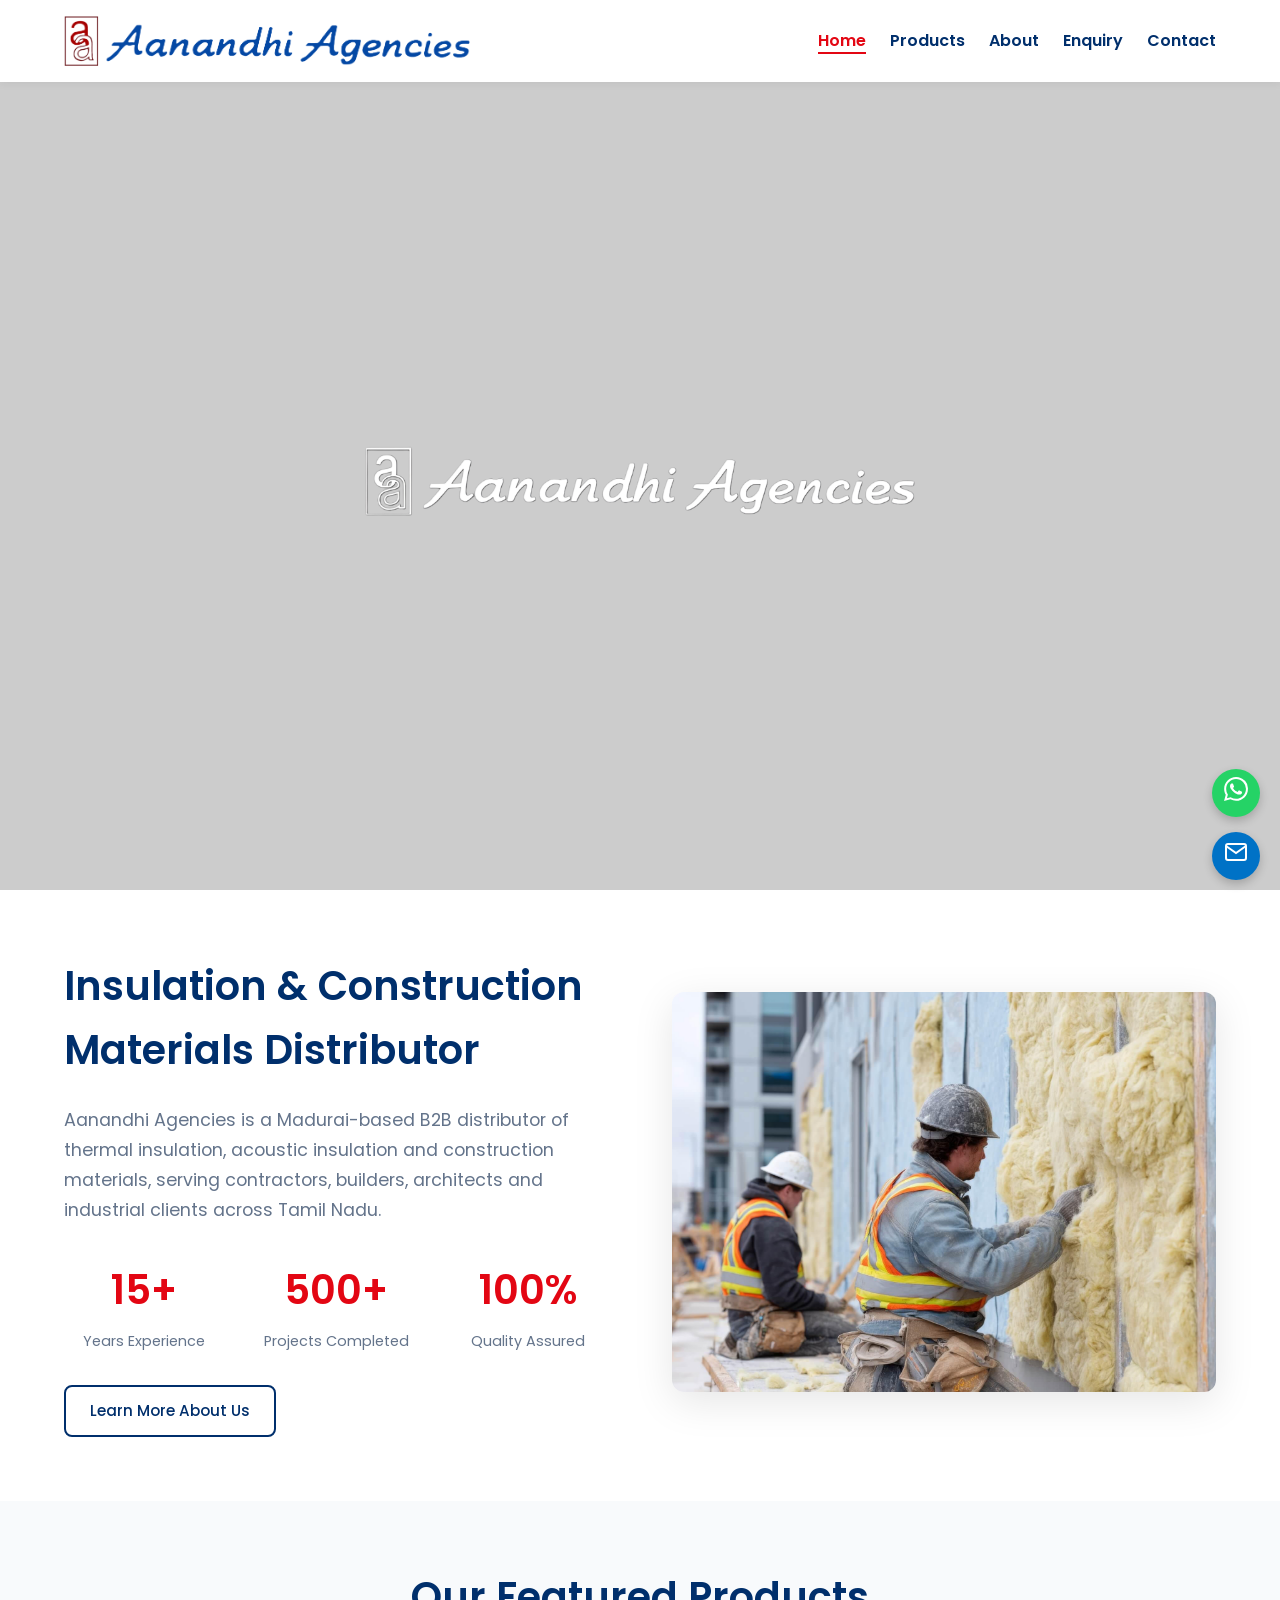
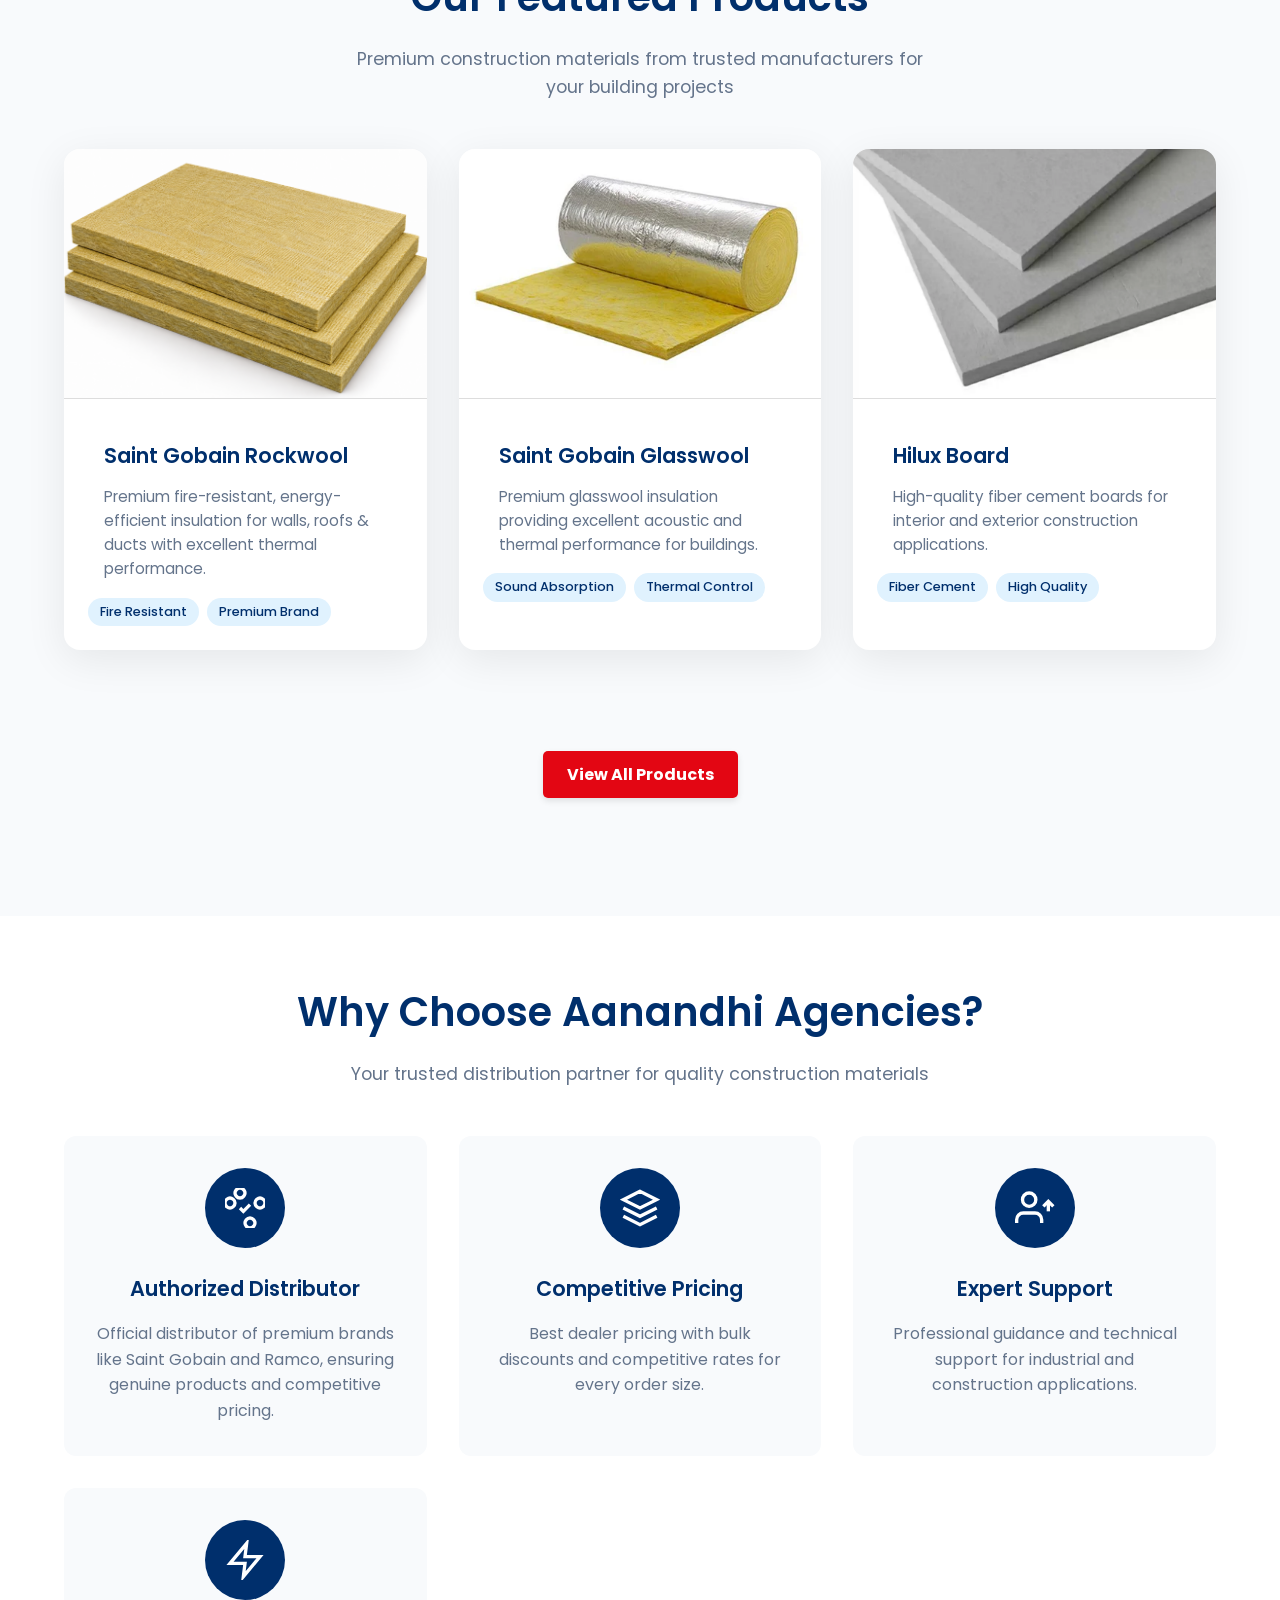
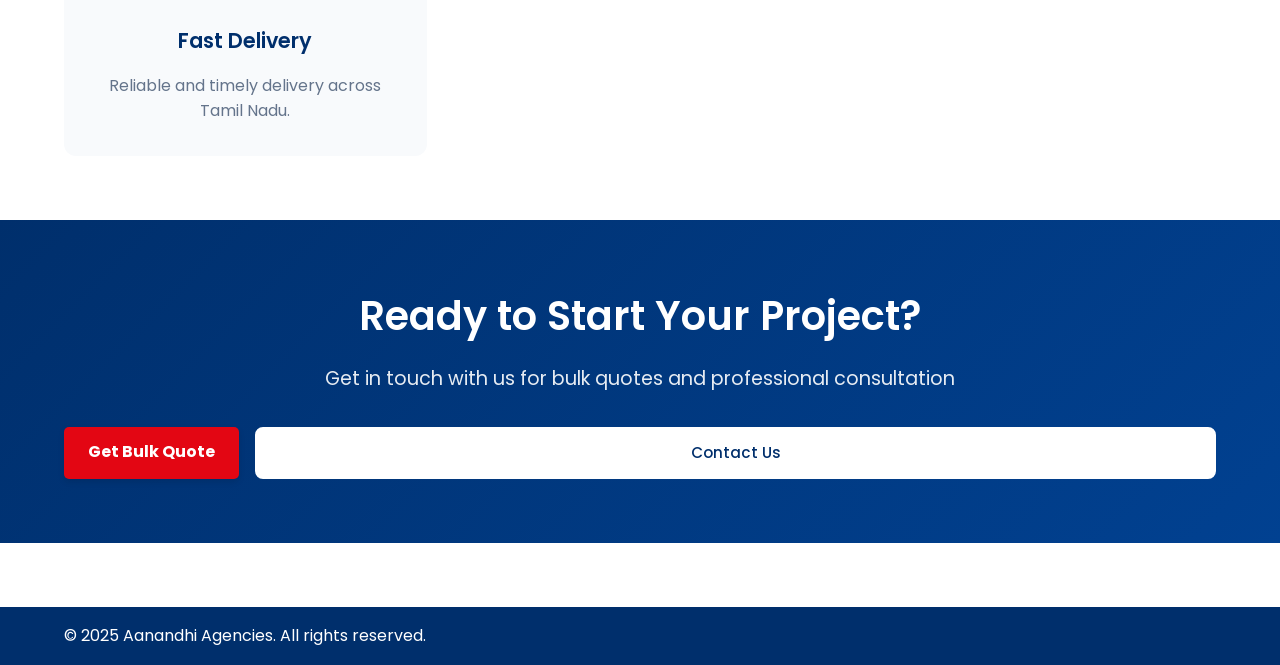
<file: home.html>
<!DOCTYPE html>
<html lang="en">
<head>
  <meta charset="UTF-8" />
  <meta name="viewport" content="width=device-width, initial-scale=1.0"/>
  <title>Insulation &amp; Construction Materials Distributor in Madurai | Aanandhi Agencies</title>
  <meta name="description" content="Aanandhi Agencies is a B2B insulation and construction materials distributor in Madurai, supplying thermal insulation, acoustic insulation and building materials to contractors, builders, architects and industrial clients across Tamil Nadu.">
  <link rel="canonical" href="https://aanandhiagencies.com/">
  <meta property="og:type" content="website">
  <meta property="og:title" content="Insulation &amp; Construction Materials Distributor in Madurai | Aanandhi Agencies">
  <meta property="og:description" content="B2B distributor of thermal insulation, acoustic insulation and construction materials serving contractors, builders, architects and industrial clients across Tamil Nadu.">
  <meta property="og:url" content="https://aanandhiagencies.com/">
  <meta property="og:image" content="https://aanandhiagencies.com/assets/og-image.jpg">
  <meta property="og:image:width" content="1200">
  <meta property="og:image:height" content="630">
  <meta property="og:image:alt" content="Aanandhi Agencies, insulation and construction materials distributor in Madurai">
  <meta property="og:site_name" content="Aanandhi Agencies">
  <meta name="twitter:card" content="summary_large_image">
  <meta name="twitter:title" content="Insulation &amp; Construction Materials Distributor | Aanandhi Agencies">
  <meta name="twitter:description" content="B2B insulation and construction materials distributor based in Madurai, Tamil Nadu.">
  <meta name="twitter:image" content="https://aanandhiagencies.com/assets/og-image.jpg">
  <script type="application/ld+json">
  {
    "@context": "https://schema.org",
    "@type": "WholesaleStore",
    "@id": "https://aanandhiagencies.com/#business",
    "name": "Aanandhi Agencies",
    "url": "https://aanandhiagencies.com/",
    "logo": "https://aanandhiagencies.com/assets/logo.png",
    "image": "https://aanandhiagencies.com/assets/logo.png",
    "description": "Aanandhi Agencies is a B2B distributor of thermal insulation, acoustic insulation and construction materials serving contractors, builders, architects and industrial clients in Madurai and across Tamil Nadu.",
    "telephone": "+91-9500592786",
    "email": "raajan.g.m@gmail.com",
    "address": {
      "@type": "PostalAddress",
      "streetAddress": "40/11, Saradha Complex, Simmakkal",
      "addressLocality": "Madurai",
      "addressRegion": "Tamil Nadu",
      "postalCode": "625001",
      "addressCountry": "IN"
    },
    "geo": {
      "@type": "GeoCoordinates",
      "latitude": 9.925708874267334,
      "longitude": 78.1168317107856
    },
    "areaServed": {
      "@type": "State",
      "name": "Tamil Nadu"
    }
  }
  </script>
  <link rel="stylesheet" href="css/home.css" />
  <link href="https://fonts.googleapis.com/css2?family=Poppins:wght@400;500;600&display=swap" rel="stylesheet">
</head>
<body>

<!-- Header -->
<header class="navbar fixed-header">
  <div class="container nav-flex">
    <img src="assets/logo.png" alt="Aanandhi Agencies" class="logo" />
    <nav>
      <ul class="nav-links">
        <li><a href="/" class="active">Home</a></li>
        <li><a href="products.html">Products</a></li>
        <li><a href="about.html">About</a></li>
        <li><a href="enquiry.html">Enquiry</a></li>
        <li><a href="contact.html">Contact</a></li>
      </ul>
    </nav>
  </div>
</header>

<!-- Hero Section with Video Background -->
<section class="hero-video">
  <div class="video-container">
    <div class="video-bg-wrapper">
      <video autoplay muted loop playsinline class="bg-video">
        <source src="assets/video.mp4" type="video/mp4" />
        Your browser does not support the video tag.
      </video>
    </div>
    <div class="video-overlay"></div>
    <div class="video-logo">
      <img src="assets/logo2.png" alt="Aanandhi Agencies logo">
    </div>
  </div>
</section>

<!-- About Section -->
<section class="home-about">
  <div class="container">
    <div class="about-content">
      <div class="about-text">
        <h1>Insulation &amp; Construction Materials Distributor</h1>
        <p>Aanandhi Agencies is a Madurai-based B2B distributor of thermal insulation, acoustic insulation and construction materials, serving contractors, builders, architects and industrial clients across Tamil Nadu.</p>
        <div class="stats-grid">
          <div class="stat-item">
            <div class="stat-number">15+</div>
            <div class="stat-label">Years Experience</div>
          </div>
          <div class="stat-item">
            <div class="stat-number">500+</div>
            <div class="stat-label">Projects Completed</div>
          </div>
          <div class="stat-item">
            <div class="stat-number">100%</div>
            <div class="stat-label">Quality Assured</div>
          </div>
        </div>
        <a href="about.html" class="btn-secondary">Learn More About Us</a>
      </div>
      <div class="about-image">
        <img src="assets/about.jpg" alt="About Aanandhi Agencies">
      </div>
    </div>
  </div>
</section>

<!-- Featured Products -->
<section class="home-products">
  <div class="container">
    <div class="section-header">
      <h2>Our Featured Products</h2>
      <p>Premium construction materials from trusted manufacturers for your building projects</p>
    </div>
    
    <div class="product-showcase">
      <div class="product-card featured">
        <div class="product-image">
          <img src="assets/rockwool2.png" alt="Saint Gobain Rockwool">
          <div class="product-overlay">
            <a href="products.html" class="view-product">View Details</a>
          </div>
        </div>
        <div class="product-info">
          <h3>Saint Gobain Rockwool</h3>
          <p>Premium fire-resistant, energy-efficient insulation for walls, roofs & ducts with excellent thermal performance.</p>
          <div class="product-features">
            <span class="feature-tag">Fire Resistant</span>
            <span class="feature-tag">Premium Brand</span>
          </div>
        </div>
      </div>
      
      <div class="product-card featured">
        <div class="product-image">
          <img src="assets/glasswool.webp" alt="Saint Gobain Glasswool">
          <div class="product-overlay">
            <a href="products.html" class="view-product">View Details</a>
          </div>
        </div>
        <div class="product-info">
          <h3>Saint Gobain Glasswool</h3>
          <p>Premium glasswool insulation providing excellent acoustic and thermal performance for buildings.</p>
          <div class="product-features">
            <span class="feature-tag">Sound Absorption</span>
            <span class="feature-tag">Thermal Control</span>
          </div>
        </div>
      </div>
      
      <div class="product-card featured">
        <div class="product-image">
          <img src="assets/hilux_board.webp" alt="Hilux Board">
          <div class="product-overlay">
            <a href="products.html" class="view-product">View Details</a>
          </div>
        </div>
        <div class="product-info">
          <h3>Hilux Board</h3>
          <p>High-quality fiber cement boards for interior and exterior construction applications.</p>
          <div class="product-features">
            <span class="feature-tag">Fiber Cement</span>
            <span class="feature-tag">High Quality</span>
          </div>
        </div>
      </div>
    </div>
    
    <div class="products-cta">
      <a href="products.html" class="btn">View All Products</a>
    </div>
  </div>
</section>

<!-- Why Choose Us -->
<section class="home-features">
  <div class="container">
    <div class="section-header">
      <h2>Why Choose Aanandhi Agencies?</h2>
      <p>Your trusted distribution partner for quality construction materials</p>
    </div>
    
    <div class="features-grid">
      <div class="feature-card">
        <div class="feature-icon">
          <svg width="40" height="40" viewBox="0 0 24 24" fill="none" stroke="currentColor" stroke-width="2">
            <path d="M9 12l2 2 4-4"/>
            <path d="M21 12c-1 0-3-1-3-3s2-3 3-3 3 1 3 3-2 3-3 3"/>
            <path d="M3 12c1 0 3-1 3-3s-2-3-3-3-3 1-3 3 2 3 3 3"/>
            <path d="M12 3c0 1-1 3-3 3s-3-2-3-3 1-3 3-3 3 2 3 3"/>
            <path d="M12 21c0-1 1-3 3-3s3 2 3 3-1 3-3 3-3-2-3-3"/>
          </svg>
        </div>
        <h3>Authorized Distributor</h3>
        <p>Official distributor of premium brands like Saint Gobain and Ramco, ensuring genuine products and competitive pricing.</p>
      </div>
      
      <div class="feature-card">
        <div class="feature-icon">
          <svg width="40" height="40" viewBox="0 0 24 24" fill="none" stroke="currentColor" stroke-width="2">
            <path d="M12 2L2 7l10 5 10-5-10-5z"/>
            <path d="M2 17l10 5 10-5"/>
            <path d="M2 12l10 5 10-5"/>
          </svg>
        </div>
        <h3>Competitive Pricing</h3>
        <p>Best dealer pricing with bulk discounts and competitive rates for every order size.</p>
      </div>
      
      <div class="feature-card">
        <div class="feature-icon">
          <svg width="40" height="40" viewBox="0 0 24 24" fill="none" stroke="currentColor" stroke-width="2">
            <path d="M16 21v-2a4 4 0 0 0-4-4H5a4 4 0 0 0-4 4v2"/>
            <circle cx="8.5" cy="7" r="4"/>
            <path d="M20 8v6"/>
            <path d="M23 11l-3-3-3 3"/>
          </svg>
        </div>
        <h3>Expert Support</h3>
        <p>Professional guidance and technical support for industrial and construction applications.</p>
      </div>
      
      <div class="feature-card">
        <div class="feature-icon">
          <svg width="40" height="40" viewBox="0 0 24 24" fill="none" stroke="currentColor" stroke-width="2">
            <path d="M13 2L3 14h9l-1 8 10-12h-9l1-8z"/>
          </svg>
        </div>
        <h3>Fast Delivery</h3>
        <p>Reliable and timely delivery across Tamil Nadu.</p>
      </div>
    </div>
  </div>
</section>

<!-- CTA Section -->
<section class="home-cta">
  <div class="container">
    <div class="cta-content">
      <h2>Ready to Start Your Project?</h2>
      <p>Get in touch with us for bulk quotes and professional consultation</p>
      <div class="cta-buttons">
        <a href="enquiry.html" class="btn">Get Bulk Quote</a>
        <a href="contact.html" class="btn-secondary">Contact Us</a>
      </div>
    </div>
  </div>
</section>

<!-- Floating Action Buttons -->
<div class="floating-buttons">
  <a href="https://wa.me/919500592786" target="_blank" class="float whatsapp" title="Chat on WhatsApp">
    <svg width="24" height="24" viewBox="0 0 24 24" fill="currentColor">
      <path d="M17.472 14.382c-.297-.149-1.758-.867-2.03-.967-.273-.099-.471-.148-.67.15-.197.297-.767.966-.94 1.164-.173.199-.347.223-.644.075-.297-.15-1.255-.463-2.39-1.475-.883-.788-1.48-1.761-1.653-2.059-.173-.297-.018-.458.13-.606.134-.133.298-.347.446-.52.149-.174.198-.298.298-.497.099-.198.05-.371-.025-.52-.075-.149-.669-1.612-.916-2.207-.242-.579-.487-.5-.669-.51-.173-.008-.371-.01-.57-.01-.198 0-.52.074-.792.372-.272.297-1.04 1.016-1.04 2.479 0 1.462 1.065 2.875 1.213 3.074.149.198 2.096 3.2 5.077 4.487.709.306 1.262.489 1.694.625.712.227 1.36.195 1.871.118.571-.085 1.758-.719 2.006-1.413.248-.694.248-1.289.173-1.413-.074-.124-.272-.198-.57-.347m-5.421 7.403h-.004a9.87 9.87 0 01-5.031-1.378l-.361-.214-3.741.982.998-3.648-.235-.374a9.86 9.86 0 01-1.51-5.26c.001-5.45 4.436-9.884 9.888-9.884 2.64 0 5.122 1.03 6.988 2.898a9.825 9.825 0 012.893 6.994c-.003 5.45-4.437 9.884-9.885 9.884m8.413-18.297A11.815 11.815 0 0012.05 0C5.495 0 .16 5.335.157 11.892c0 2.096.547 4.142 1.588 5.945L.057 24l6.305-1.654a11.882 11.882 0 005.683 1.448h.005c6.554 0 11.89-5.335 11.893-11.893A11.821 11.821 0 0020.885 3.488"/>
    </svg>
  </a>
  <a href="mailto:raajan.g.m@gmail.com" class="float email" title="Send Email">
    <svg width="24" height="24" viewBox="0 0 24 24" fill="none" stroke="currentColor" stroke-width="2">
      <path d="M4 4h16c1.1 0 2 .9 2 2v12c0 1.1-.9 2-2 2H4c-1.1 0-2-.9-2-2V6c0-1.1.9-2 2-2z"/>
      <polyline points="22,6 12,13 2,6"/>
    </svg>
  </a>
</div>

<!-- Footer -->
<footer class="footer">
  <div class="container footer-flex">
    <p>&copy; 2025 Aanandhi Agencies. All rights reserved.</p>
  </div>
</footer>

</body>
</html>
</file>
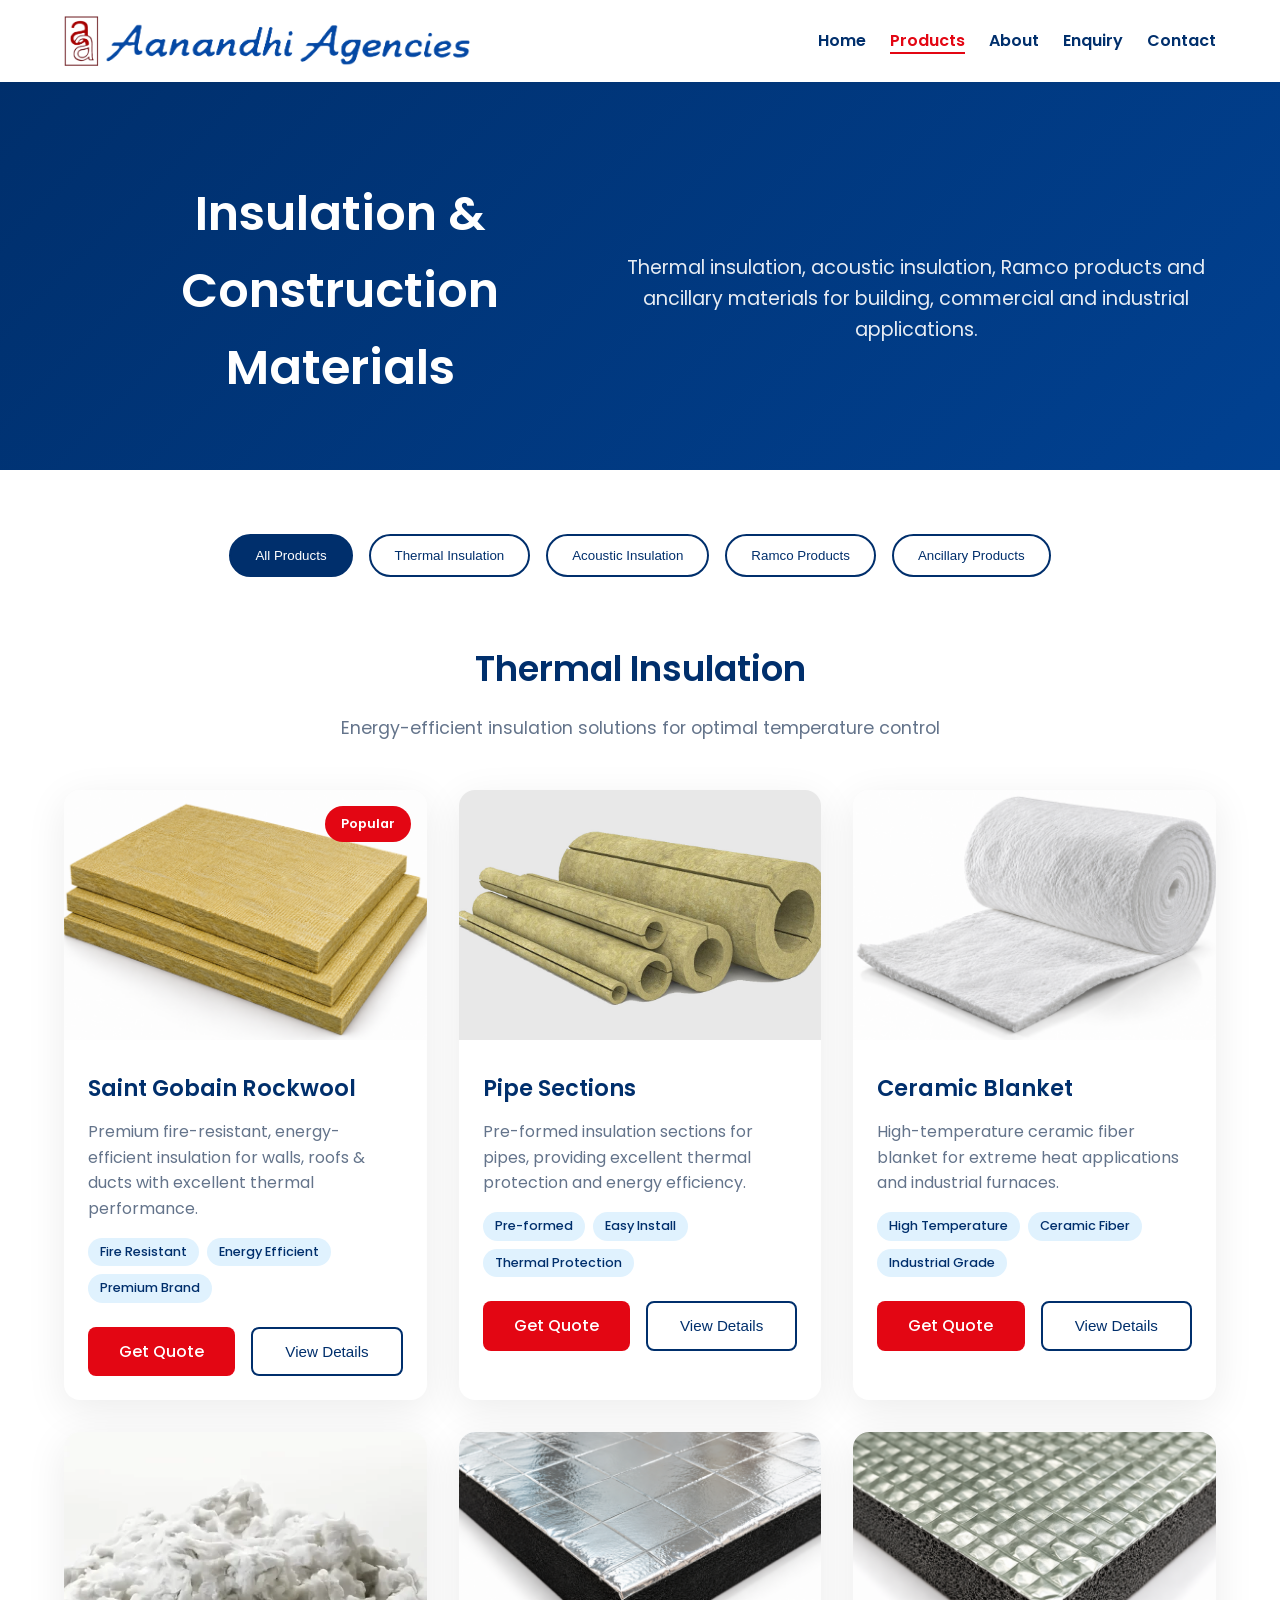
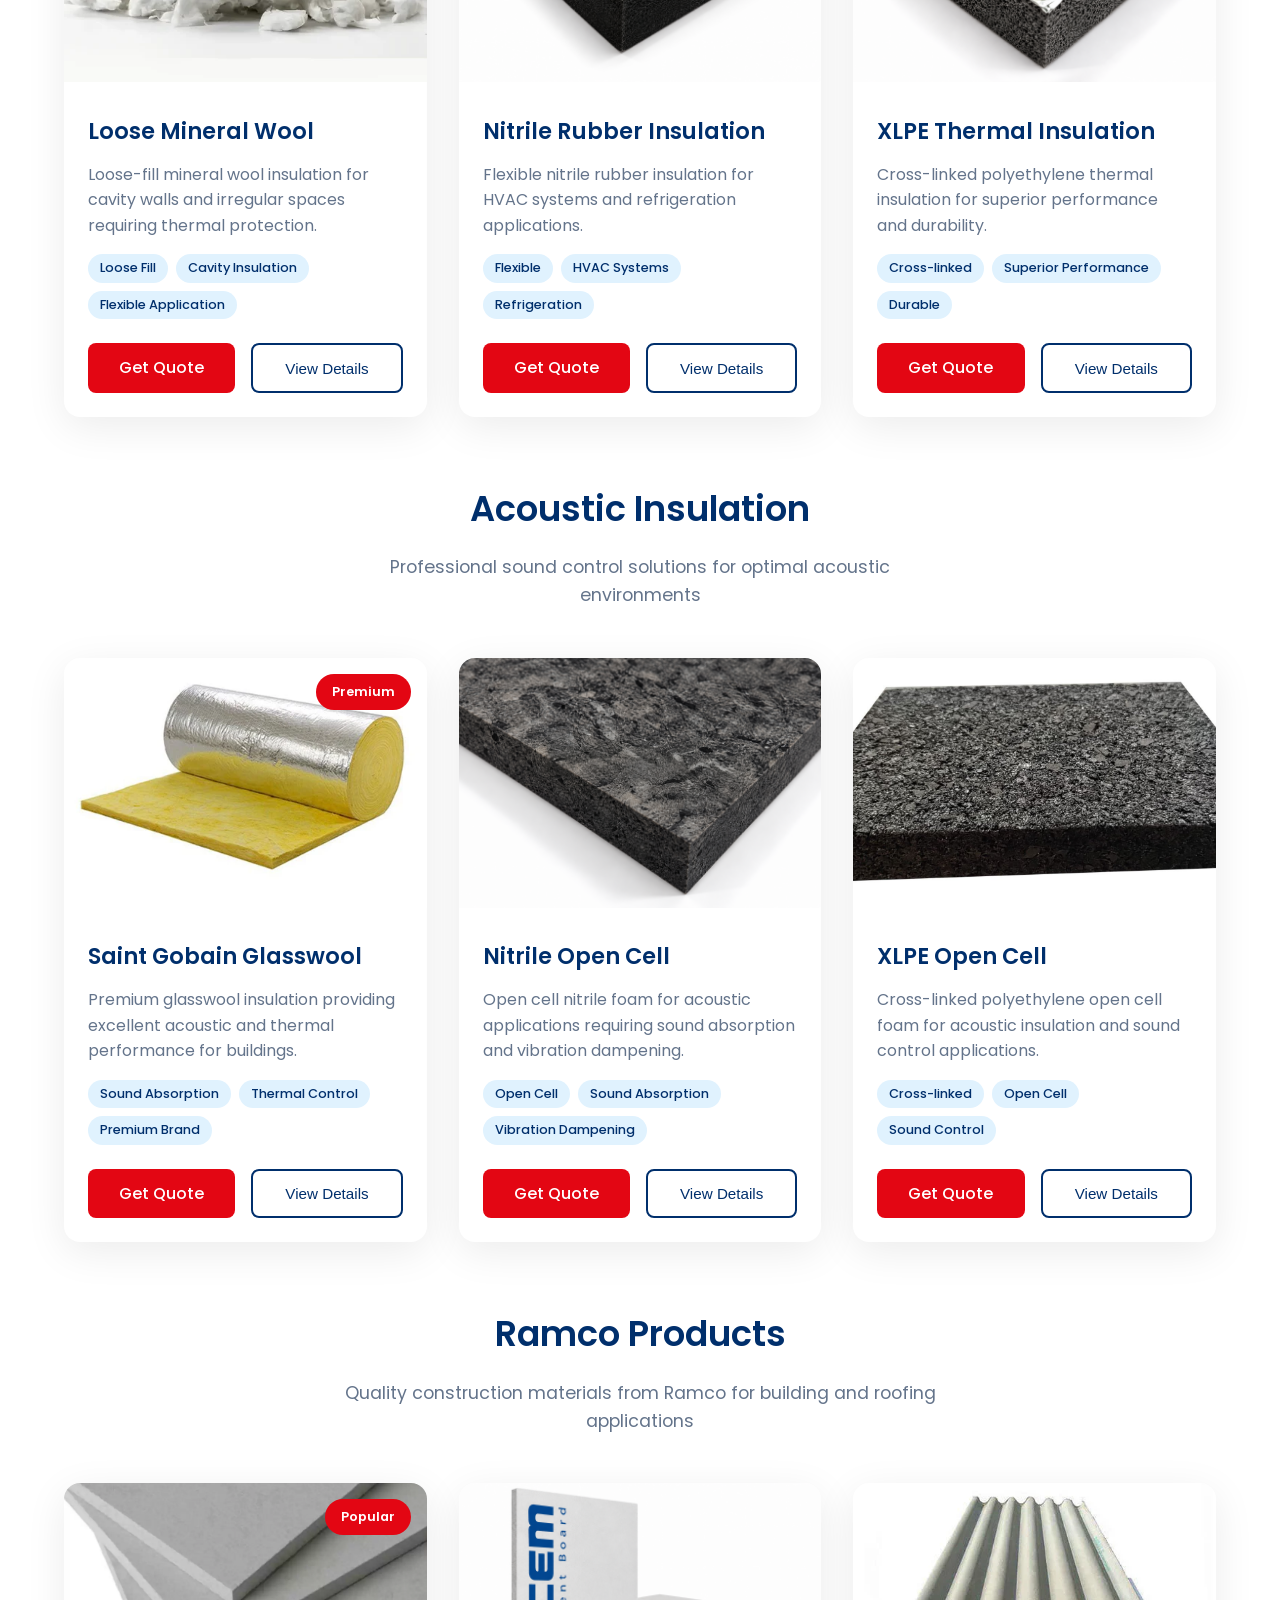
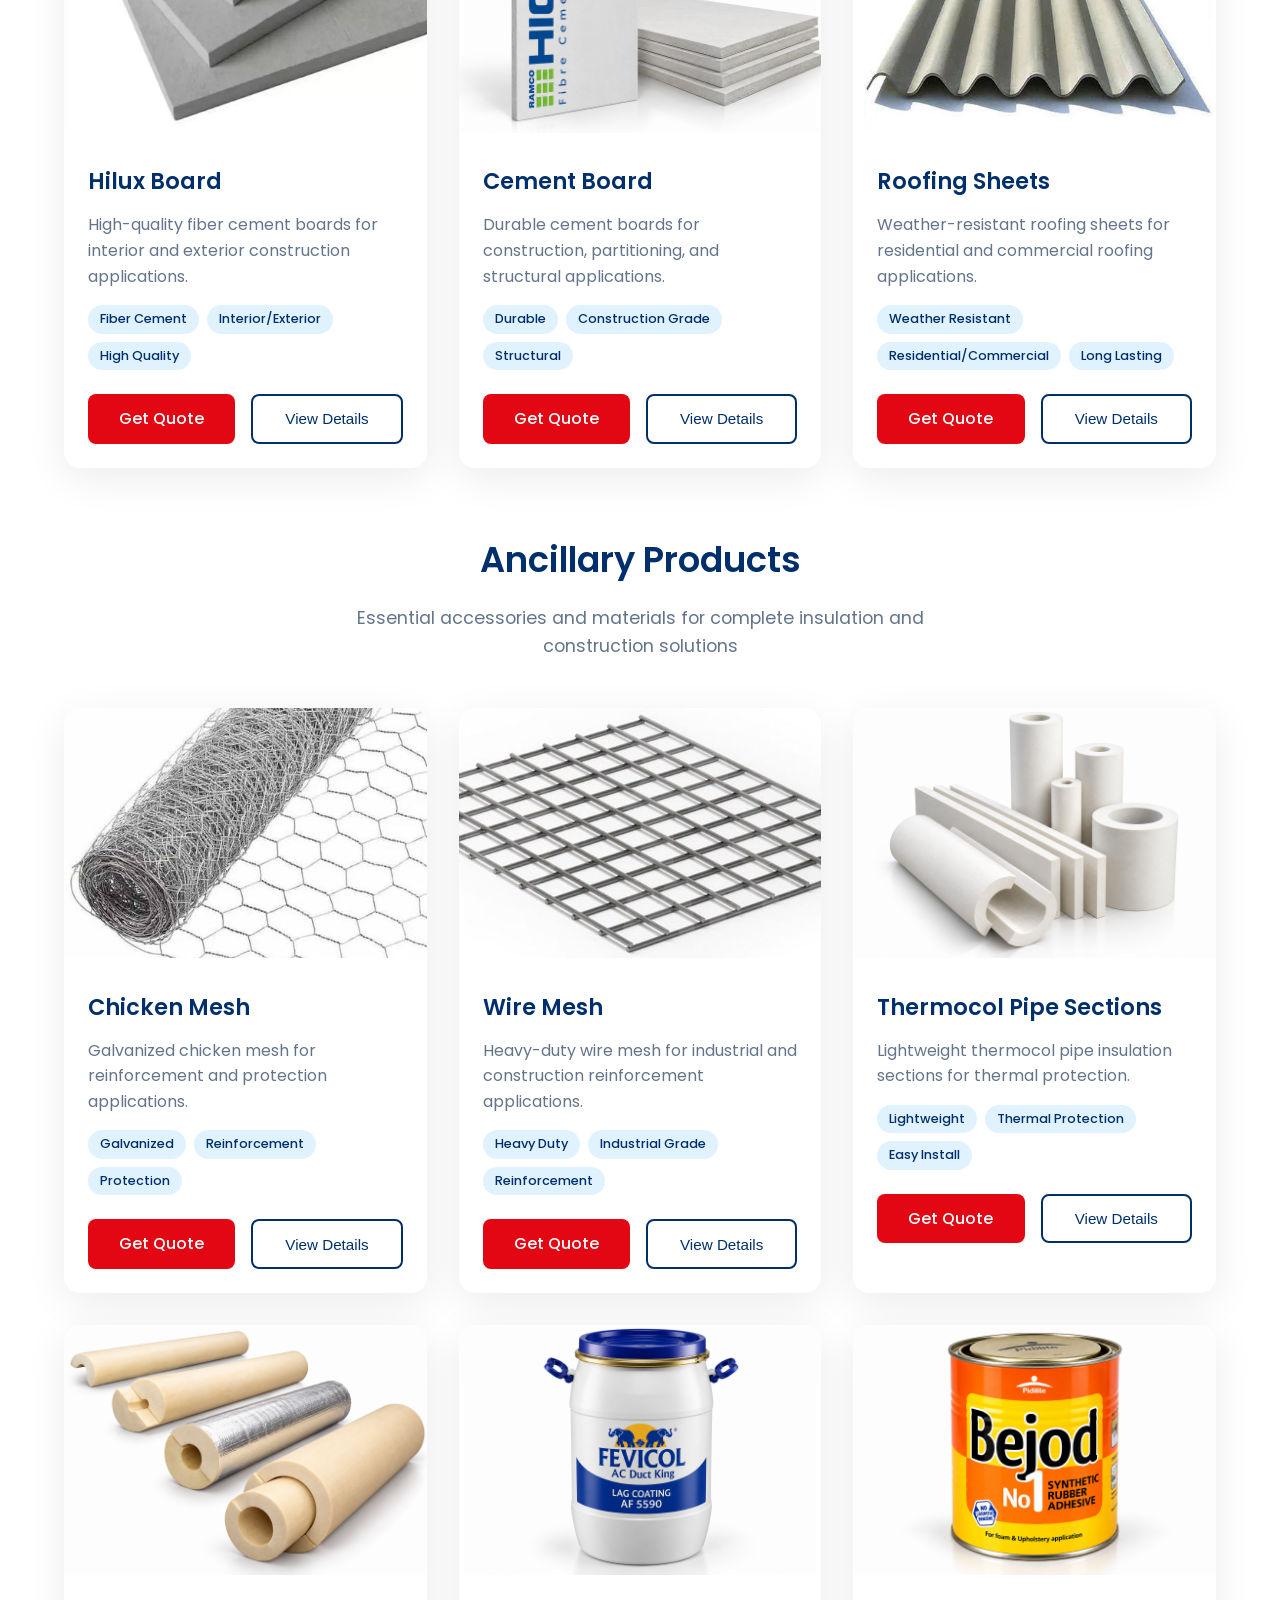
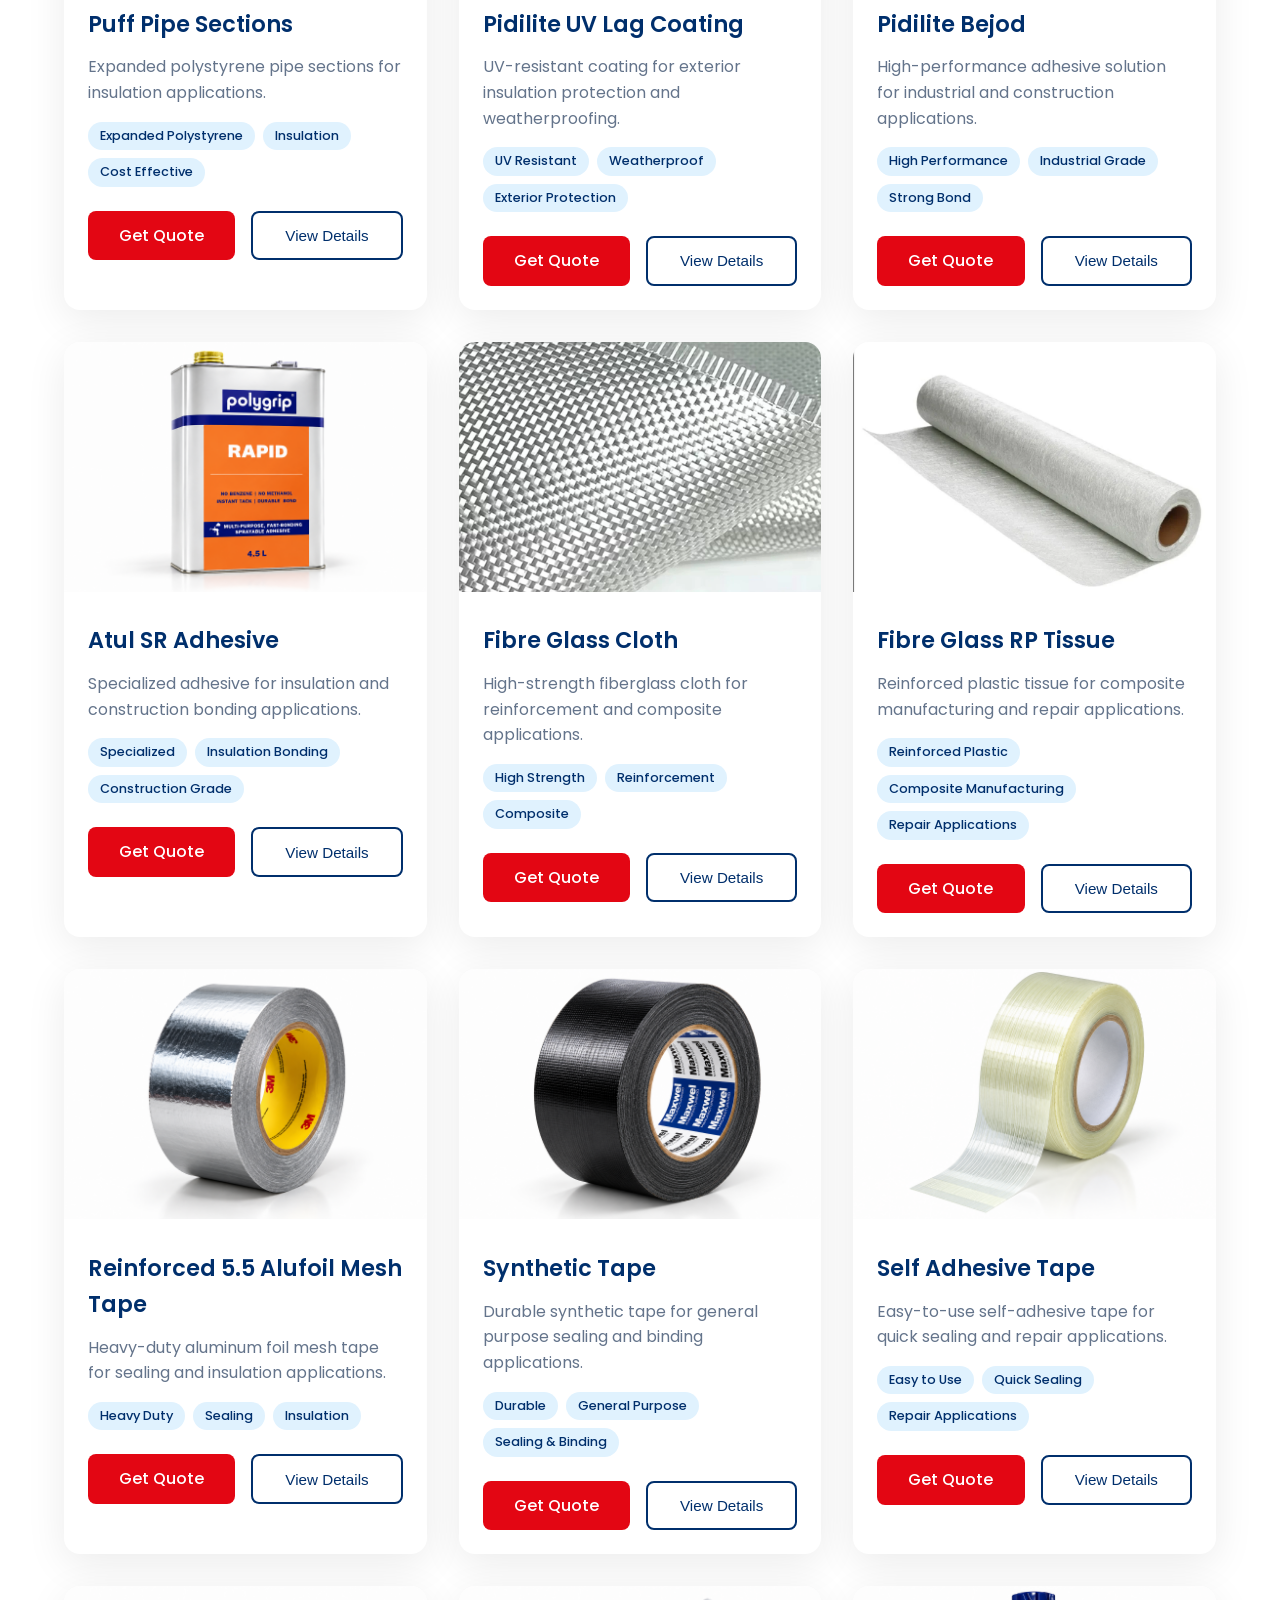
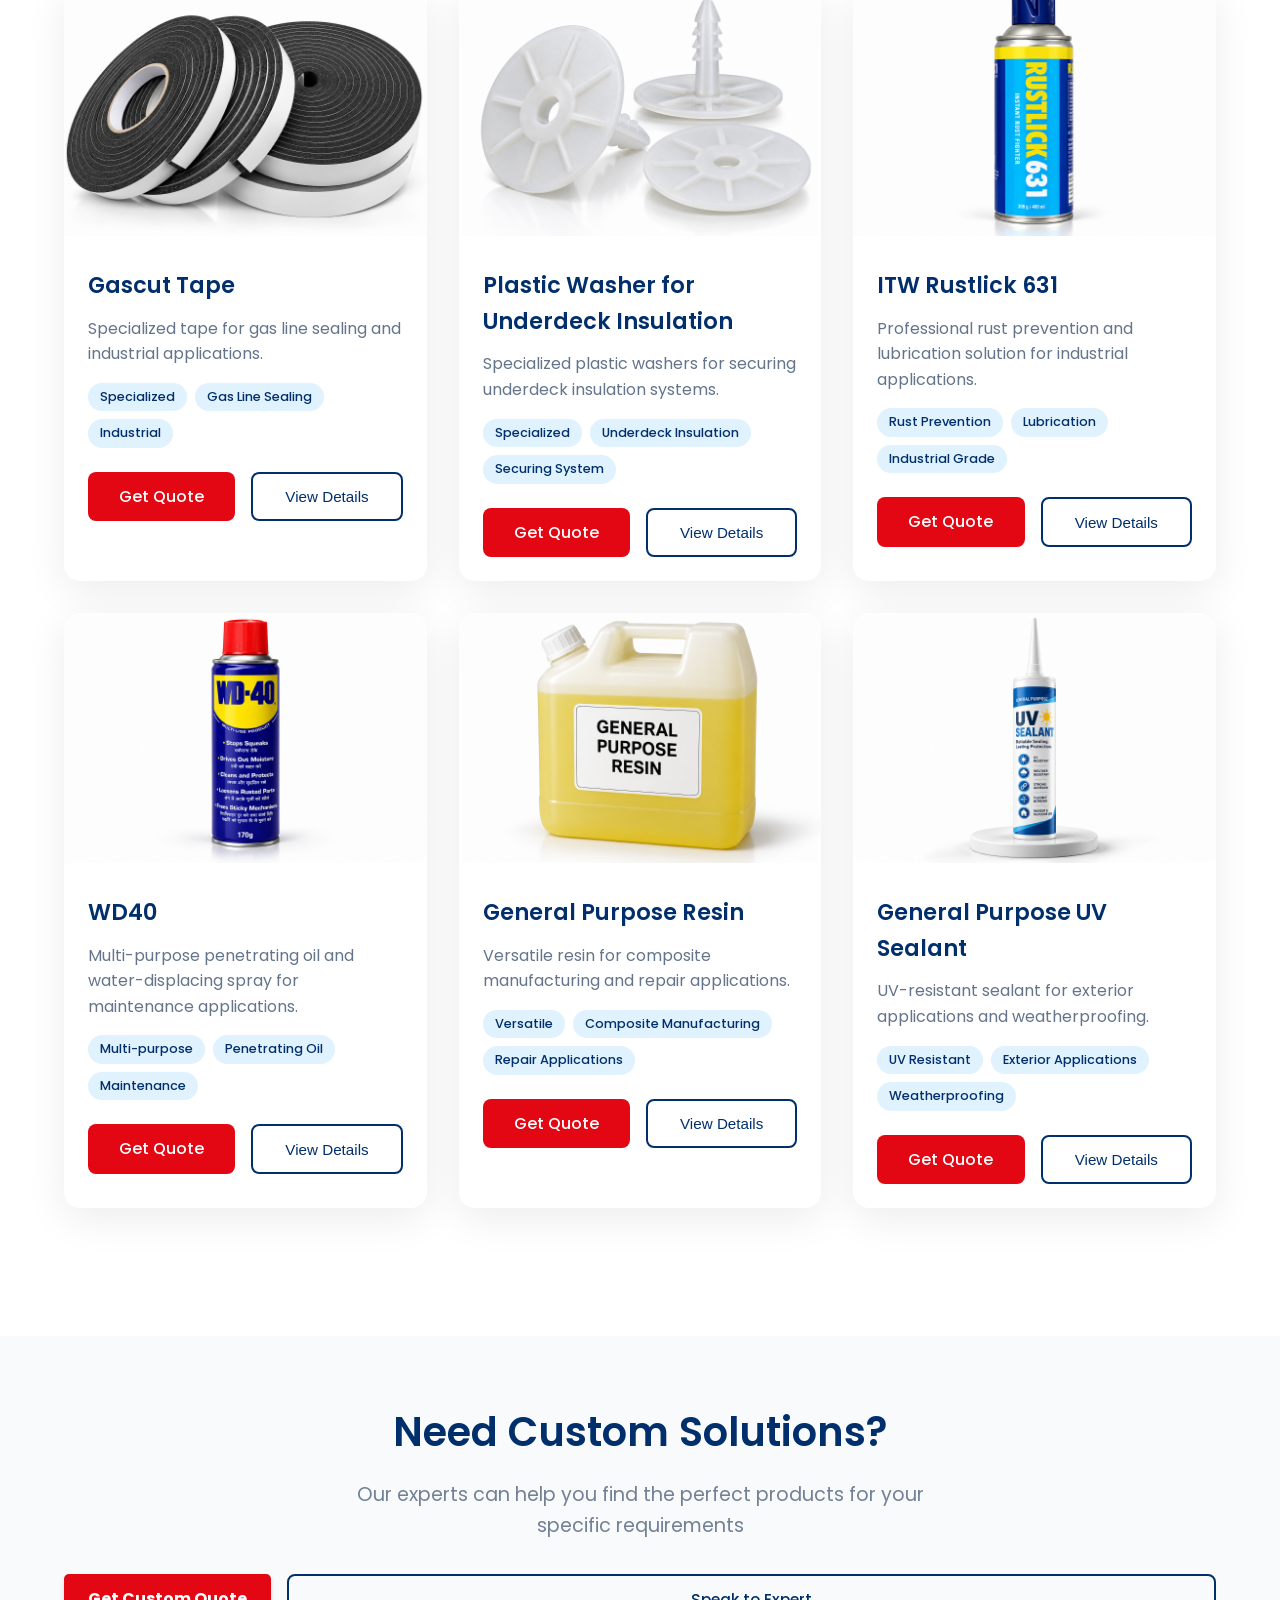
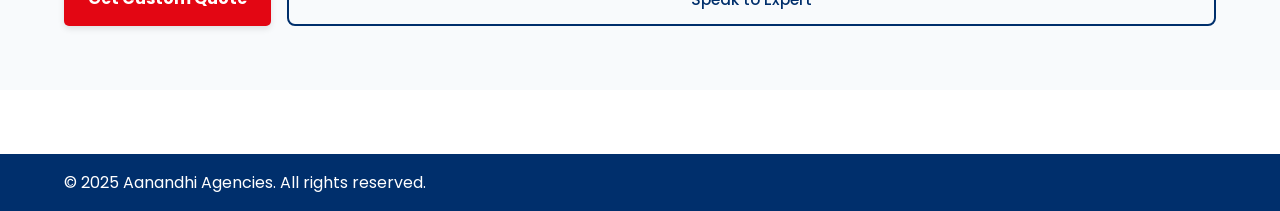
<file: products.html>
<!DOCTYPE html>
<html lang="en">
<head>
  <meta charset="UTF-8" />
  <meta name="viewport" content="width=device-width, initial-scale=1.0"/>
  <title>Insulation &amp; Construction Materials | Products | Aanandhi Agencies</title>
  <meta name="description" content="Explore thermal insulation, acoustic insulation, Ramco products and ancillary construction materials supplied by Aanandhi Agencies for building, commercial and industrial applications.">
  <link rel="canonical" href="https://aanandhiagencies.com/products.html">
  <meta property="og:type" content="website">
  <meta property="og:title" content="Insulation &amp; Construction Materials | Products | Aanandhi Agencies">
  <meta property="og:description" content="Explore thermal insulation, acoustic insulation, Ramco products and ancillary construction materials supplied by Aanandhi Agencies for building, commercial and industrial applications.">
  <meta property="og:url" content="https://aanandhiagencies.com/products.html">
  <meta property="og:image" content="https://aanandhiagencies.com/assets/og-image.jpg">
  <meta property="og:image:width" content="1200">
  <meta property="og:image:height" content="630">
  <meta property="og:image:alt" content="Aanandhi Agencies, insulation and construction materials distributor in Madurai">
  <meta property="og:site_name" content="Aanandhi Agencies">
  <meta name="twitter:card" content="summary_large_image">
  <meta name="twitter:title" content="Insulation &amp; Construction Materials | Products | Aanandhi Agencies">
  <meta name="twitter:description" content="Explore thermal and acoustic insulation, Ramco products and ancillary construction materials supplied by Aanandhi Agencies.">
  <meta name="twitter:image" content="https://aanandhiagencies.com/assets/og-image.jpg">
  <script type="application/ld+json">
  {
    "@context": "https://schema.org",
    "@type": "ItemList",
    "@id": "https://aanandhiagencies.com/products.html#product-list",
    "name": "Insulation and Construction Materials",
    "description": "Products supplied by Aanandhi Agencies, including thermal insulation, acoustic insulation, Ramco construction products and ancillary materials.",
    "url": "https://aanandhiagencies.com/products.html",
    "numberOfItems": 30,
    "itemListElement": [
      {
        "@type": "ListItem",
        "position": 1,
        "name": "Saint Gobain Rockwool",
        "item": {
          "@type": "Product",
          "name": "Saint Gobain Rockwool",
          "description": "Premium fire-resistant, energy-efficient insulation for walls, roofs and ducts with excellent thermal performance.",
          "image": "https://aanandhiagencies.com/assets/rockwool2.png",
          "category": "Thermal Insulation"
        }
      },
      {
        "@type": "ListItem",
        "position": 2,
        "name": "Pipe Sections",
        "item": {
          "@type": "Product",
          "name": "Pipe Sections",
          "description": "Pre-formed insulation sections for pipes, providing thermal protection and energy efficiency.",
          "image": "https://aanandhiagencies.com/assets/pipe-section.jpg",
          "category": "Thermal Insulation"
        }
      },
      {
        "@type": "ListItem",
        "position": 3,
        "name": "Ceramic Blanket",
        "item": {
          "@type": "Product",
          "name": "Ceramic Blanket",
          "description": "High-temperature ceramic fiber blanket for extreme heat applications and industrial furnaces.",
          "image": "https://aanandhiagencies.com/assets/ceramic-blanket.png",
          "category": "Thermal Insulation"
        }
      },
      {
        "@type": "ListItem",
        "position": 4,
        "name": "Loose Mineral Wool",
        "item": {
          "@type": "Product",
          "name": "Loose Mineral Wool",
          "description": "Loose-fill mineral wool insulation for cavity walls and irregular spaces requiring thermal protection.",
          "image": "https://aanandhiagencies.com/assets/mineral-wool.webp",
          "category": "Thermal Insulation"
        }
      },
      {
        "@type": "ListItem",
        "position": 5,
        "name": "Nitrile Rubber Insulation",
        "item": {
          "@type": "Product",
          "name": "Nitrile Rubber Insulation",
          "description": "Flexible nitrile rubber insulation for HVAC systems and refrigeration applications.",
          "image": "https://aanandhiagencies.com/assets/nitrile_rubber.png",
          "category": "Thermal Insulation"
        }
      },
      {
        "@type": "ListItem",
        "position": 6,
        "name": "XLPE Thermal Insulation",
        "item": {
          "@type": "Product",
          "name": "XLPE Thermal Insulation",
          "description": "Cross-linked polyethylene thermal insulation for superior performance and durability.",
          "image": "https://aanandhiagencies.com/assets/xlpe-thermal.png",
          "category": "Thermal Insulation"
        }
      },
      {
        "@type": "ListItem",
        "position": 7,
        "name": "Saint Gobain Glasswool",
        "item": {
          "@type": "Product",
          "name": "Saint Gobain Glasswool",
          "description": "Premium glasswool insulation providing acoustic and thermal performance for buildings.",
          "image": "https://aanandhiagencies.com/assets/glasswool.webp",
          "category": "Acoustic Insulation"
        }
      },
      {
        "@type": "ListItem",
        "position": 8,
        "name": "Nitrile Open Cell",
        "item": {
          "@type": "Product",
          "name": "Nitrile Open Cell",
          "description": "Open cell nitrile foam for acoustic applications requiring sound absorption and vibration dampening.",
          "image": "https://aanandhiagencies.com/assets/nitrile-open-cells.png",
          "category": "Acoustic Insulation"
        }
      },
      {
        "@type": "ListItem",
        "position": 9,
        "name": "XLPE Open Cell",
        "item": {
          "@type": "Product",
          "name": "XLPE Open Cell",
          "description": "Cross-linked polyethylene open cell foam for acoustic insulation and sound control applications.",
          "image": "https://aanandhiagencies.com/assets/xlpe-open-cell.jpg",
          "category": "Acoustic Insulation"
        }
      },
      {
        "@type": "ListItem",
        "position": 10,
        "name": "Hilux Board",
        "item": {
          "@type": "Product",
          "name": "Hilux Board",
          "description": "High-quality fiber cement boards for interior and exterior construction applications.",
          "image": "https://aanandhiagencies.com/assets/hilux_board.webp",
          "brand": { "@type": "Brand", "name": "Ramco" },
          "category": "Ramco Products"
        }
      },
      {
        "@type": "ListItem",
        "position": 11,
        "name": "Cement Board",
        "item": {
          "@type": "Product",
          "name": "Cement Board",
          "description": "Durable cement boards for construction, partitioning and structural applications.",
          "image": "https://aanandhiagencies.com/assets/cement-boards.png",
          "brand": { "@type": "Brand", "name": "Ramco" },
          "category": "Ramco Products"
        }
      },
      {
        "@type": "ListItem",
        "position": 12,
        "name": "Roofing Sheets",
        "item": {
          "@type": "Product",
          "name": "Roofing Sheets",
          "description": "Weather-resistant roofing sheets for residential and commercial roofing applications.",
          "image": "https://aanandhiagencies.com/assets/roofing-sheets.webp",
          "brand": { "@type": "Brand", "name": "Ramco" },
          "category": "Ramco Products"
        }
      },
      {
        "@type": "ListItem",
        "position": 13,
        "name": "Chicken Mesh",
        "item": {
          "@type": "Product",
          "name": "Chicken Mesh",
          "description": "Galvanized chicken mesh for reinforcement and protection applications.",
          "image": "https://aanandhiagencies.com/assets/chicken_mesh.jpg",
          "category": "Ancillary Products"
        }
      },
      {
        "@type": "ListItem",
        "position": 14,
        "name": "Wire Mesh",
        "item": {
          "@type": "Product",
          "name": "Wire Mesh",
          "description": "Heavy-duty wire mesh for industrial and construction reinforcement applications.",
          "image": "https://aanandhiagencies.com/assets/wire_mesh.jpg",
          "category": "Ancillary Products"
        }
      },
      {
        "@type": "ListItem",
        "position": 15,
        "name": "Thermocol Pipe Sections",
        "item": {
          "@type": "Product",
          "name": "Thermocol Pipe Sections",
          "description": "Lightweight thermocol pipe insulation sections for thermal protection.",
          "image": "https://aanandhiagencies.com/assets/thermocol-pipe-section.png",
          "category": "Ancillary Products"
        }
      },
      {
        "@type": "ListItem",
        "position": 16,
        "name": "Puff Pipe Sections",
        "item": {
          "@type": "Product",
          "name": "Puff Pipe Sections",
          "description": "Expanded polystyrene pipe sections for insulation applications.",
          "image": "https://aanandhiagencies.com/assets/puf-pipe-section.png",
          "category": "Ancillary Products"
        }
      },
      {
        "@type": "ListItem",
        "position": 17,
        "name": "Pidilite UV Lag Coating",
        "item": {
          "@type": "Product",
          "name": "Pidilite UV Lag Coating",
          "description": "UV-resistant coating for exterior insulation protection and weatherproofing.",
          "image": "https://aanandhiagencies.com/assets/pidilite_uv_lag.png",
          "brand": { "@type": "Brand", "name": "Pidilite" },
          "category": "Ancillary Products"
        }
      },
      {
        "@type": "ListItem",
        "position": 18,
        "name": "Pidilite Bejod",
        "item": {
          "@type": "Product",
          "name": "Pidilite Bejod",
          "description": "High-performance adhesive solution for industrial and construction applications.",
          "image": "https://aanandhiagencies.com/assets/pidilite_bejod.png",
          "brand": { "@type": "Brand", "name": "Pidilite" },
          "category": "Ancillary Products"
        }
      },
      {
        "@type": "ListItem",
        "position": 19,
        "name": "Atul SR Adhesive",
        "item": {
          "@type": "Product",
          "name": "Atul SR Adhesive",
          "description": "Specialized adhesive for insulation and construction bonding applications.",
          "image": "https://aanandhiagencies.com/assets/Polygrip-Rapid.png",
          "brand": { "@type": "Brand", "name": "Atul" },
          "category": "Ancillary Products"
        }
      },
      {
        "@type": "ListItem",
        "position": 20,
        "name": "Fibre Glass Cloth",
        "item": {
          "@type": "Product",
          "name": "Fibre Glass Cloth",
          "description": "High-strength fiberglass cloth for reinforcement and composite applications.",
          "image": "https://aanandhiagencies.com/assets/fibreglass_cloth.webp",
          "category": "Ancillary Products"
        }
      },
      {
        "@type": "ListItem",
        "position": 21,
        "name": "Fibre Glass RP Tissue",
        "item": {
          "@type": "Product",
          "name": "Fibre Glass RP Tissue",
          "description": "Reinforced plastic tissue for composite manufacturing and repair applications.",
          "image": "https://aanandhiagencies.com/assets/fibreglass_rp_tissue.webp",
          "category": "Ancillary Products"
        }
      },
      {
        "@type": "ListItem",
        "position": 22,
        "name": "Reinforced 5.5 Alufoil Mesh Tape",
        "item": {
          "@type": "Product",
          "name": "Reinforced 5.5 Alufoil Mesh Tape",
          "description": "Heavy-duty aluminum foil mesh tape for sealing and insulation applications.",
          "image": "https://aanandhiagencies.com/assets/alufoil_mesh_tape.png",
          "category": "Ancillary Products"
        }
      },
      {
        "@type": "ListItem",
        "position": 23,
        "name": "Synthetic Tape",
        "item": {
          "@type": "Product",
          "name": "Synthetic Tape",
          "description": "Durable synthetic tape for general-purpose sealing and binding applications.",
          "image": "https://aanandhiagencies.com/assets/synthetic-tape.png",
          "category": "Ancillary Products"
        }
      },
      {
        "@type": "ListItem",
        "position": 24,
        "name": "Self Adhesive Tape",
        "item": {
          "@type": "Product",
          "name": "Self Adhesive Tape",
          "description": "Easy-to-use self-adhesive tape for quick sealing and repair applications.",
          "image": "https://aanandhiagencies.com/assets/self-adhesive-tape.png",
          "category": "Ancillary Products"
        }
      },
      {
        "@type": "ListItem",
        "position": 25,
        "name": "Gascut Tape",
        "item": {
          "@type": "Product",
          "name": "Gascut Tape",
          "description": "Specialized tape for gas line sealing and industrial applications.",
          "image": "https://aanandhiagencies.com/assets/gasket_tape.png",
          "category": "Ancillary Products"
        }
      },
      {
        "@type": "ListItem",
        "position": 26,
        "name": "Plastic Washer for Underdeck Insulation",
        "item": {
          "@type": "Product",
          "name": "Plastic Washer for Underdeck Insulation",
          "description": "Specialized plastic washers for securing underdeck insulation systems.",
          "image": "https://aanandhiagencies.com/assets/Plastic-Washer.png",
          "category": "Ancillary Products"
        }
      },
      {
        "@type": "ListItem",
        "position": 27,
        "name": "ITW Rustlick 631",
        "item": {
          "@type": "Product",
          "name": "ITW Rustlick 631",
          "description": "Professional rust prevention and lubrication solution for industrial applications.",
          "image": "https://aanandhiagencies.com/assets/Rustlick%20631.png",
          "brand": { "@type": "Brand", "name": "ITW" },
          "category": "Ancillary Products"
        }
      },
      {
        "@type": "ListItem",
        "position": 28,
        "name": "WD40",
        "item": {
          "@type": "Product",
          "name": "WD40",
          "description": "Multi-purpose penetrating oil and water-displacing spray for maintenance applications.",
          "image": "https://aanandhiagencies.com/assets/WD-40.png",
          "brand": { "@type": "Brand", "name": "WD-40" },
          "category": "Ancillary Products"
        }
      },
      {
        "@type": "ListItem",
        "position": 29,
        "name": "General Purpose Resin",
        "item": {
          "@type": "Product",
          "name": "General Purpose Resin",
          "description": "Versatile resin for composite manufacturing and repair applications.",
          "image": "https://aanandhiagencies.com/assets/general_purpose_resin.png",
          "category": "Ancillary Products"
        }
      },
      {
        "@type": "ListItem",
        "position": 30,
        "name": "General Purpose UV Sealant",
        "item": {
          "@type": "Product",
          "name": "General Purpose UV Sealant",
          "description": "UV-resistant sealant for exterior applications and weatherproofing.",
          "image": "https://aanandhiagencies.com/assets/General%20Purpose%20UV%20Sealant%20Cartridge.png",
          "category": "Ancillary Products"
        }
      }
    ]
  }
  </script>
  <link rel="stylesheet" href="css/home.css" />
  <link href="https://fonts.googleapis.com/css2?family=Poppins:wght@400;500;600&display=swap" rel="stylesheet">
</head>
<body>

  <!-- Header -->
  <header class="navbar fixed-header">
    <div class="container nav-flex">
      <img src="assets/logo.png" alt="Aanandhi Agencies" class="logo" />
      <nav>
        <ul class="nav-links">
          <li><a href="/">Home</a></li>
          <li><a href="products.html" class="active">Products</a></li>
          <li><a href="about.html">About</a></li>
          <li><a href="enquiry.html">Enquiry</a></li>
          <li><a href="contact.html">Contact</a></li>
        </ul>
      </nav>
    </div>
  </header>

  <!-- Products Hero Section -->
  <section class="products-hero">
    <div class="container">
      <div class="hero-content">
        <h1>Insulation &amp; Construction Materials</h1>
        <p>Thermal insulation, acoustic insulation, Ramco products and ancillary materials for building, commercial and industrial applications.</p>
      </div>
    </div>
  </section>

  <!-- Product Categories -->
  <section class="products-content">
    <div class="container">
      
      <!-- Category Filter -->
      <div class="category-filter">
        <button class="filter-btn active" data-category="all">All Products</button>
        <button class="filter-btn" data-category="thermal">Thermal Insulation</button>
        <button class="filter-btn" data-category="acoustic">Acoustic Insulation</button>
        <button class="filter-btn" data-category="ramco">Ramco Products</button>
        <button class="filter-btn" data-category="ancillary">Ancillary Products</button>
      </div>

      <!-- Thermal Insulation -->
      <div class="product-category" data-category="thermal">
        <div class="category-header">
          <h2>Thermal Insulation</h2>
          <p>Energy-efficient insulation solutions for optimal temperature control</p>
        </div>
        
        <div class="products-grid">
          <div class="product-item">
            <div class="product-image">
              <img src="assets/rockwool2.png" alt="Saint Gobain Rockwool" loading="lazy">
              <div class="product-badge">Popular</div>
            </div>
            <div class="product-details">
              <h3>Saint Gobain Rockwool</h3>
              <p>Premium fire-resistant, energy-efficient insulation for walls, roofs & ducts with excellent thermal performance.</p>
              <div class="product-specs">
                <span class="spec-item">Fire Resistant</span>
                <span class="spec-item">Energy Efficient</span>
                <span class="spec-item">Premium Brand</span>
              </div>
              <div class="product-actions">
                <a href="enquiry.html" class="btn-primary">Get Quote</a>
                <button class="btn-secondary" onclick="showDetails('saint-gobain-rockwool')">View Details</button>
              </div>
            </div>
          </div>

          <div class="product-item">
            <div class="product-image">
              <img src="assets/pipe-section.jpg" alt="Pipe Sections" loading="lazy">
            </div>
            <div class="product-details">
              <h3>Pipe Sections</h3>
              <p>Pre-formed insulation sections for pipes, providing excellent thermal protection and energy efficiency.</p>
              <div class="product-specs">
                <span class="spec-item">Pre-formed</span>
                <span class="spec-item">Easy Install</span>
                <span class="spec-item">Thermal Protection</span>
              </div>
              <div class="product-actions">
                <a href="enquiry.html" class="btn-primary">Get Quote</a>
                <button class="btn-secondary" onclick="showDetails('pipe-sections')">View Details</button>
              </div>
            </div>
          </div>

          <div class="product-item">
            <div class="product-image">
              <img src="assets/ceramic-blanket.png" alt="Ceramic Blanket" loading="lazy">
            </div>
            <div class="product-details">
              <h3>Ceramic Blanket</h3>
              <p>High-temperature ceramic fiber blanket for extreme heat applications and industrial furnaces.</p>
              <div class="product-specs">
                <span class="spec-item">High Temperature</span>
                <span class="spec-item">Ceramic Fiber</span>
                <span class="spec-item">Industrial Grade</span>
              </div>
              <div class="product-actions">
                <a href="enquiry.html" class="btn-primary">Get Quote</a>
                <button class="btn-secondary" onclick="showDetails('ceramic-blanket')">View Details</button>
              </div>
            </div>
          </div>

          <div class="product-item">
            <div class="product-image">
              <img src="assets/mineral-wool.webp" alt="Loose Mineral Wool" loading="lazy">
            </div>
            <div class="product-details">
              <h3>Loose Mineral Wool</h3>
              <p>Loose-fill mineral wool insulation for cavity walls and irregular spaces requiring thermal protection.</p>
              <div class="product-specs">
                <span class="spec-item">Loose Fill</span>
                <span class="spec-item">Cavity Insulation</span>
                <span class="spec-item">Flexible Application</span>
              </div>
              <div class="product-actions">
                <a href="enquiry.html" class="btn-primary">Get Quote</a>
                <button class="btn-secondary" onclick="showDetails('loose-mineral-wool')">View Details</button>
              </div>
            </div>
          </div>

          <div class="product-item">
            <div class="product-image">
              <img src="assets/nitrile_rubber.png" alt="Nitrile Rubber Insulation" loading="lazy">
            </div>
            <div class="product-details">
              <h3>Nitrile Rubber Insulation</h3>
              <p>Flexible nitrile rubber insulation for HVAC systems and refrigeration applications.</p>
              <div class="product-specs">
                <span class="spec-item">Flexible</span>
                <span class="spec-item">HVAC Systems</span>
                <span class="spec-item">Refrigeration</span>
              </div>
              <div class="product-actions">
                <a href="enquiry.html" class="btn-primary">Get Quote</a>
                <button class="btn-secondary" onclick="showDetails('nitrile-rubber')">View Details</button>
              </div>
            </div>
          </div>

          <div class="product-item">
            <div class="product-image">
              <img src="assets/xlpe-thermal.png" alt="XLPE Thermal Insulation" loading="lazy">
            </div>
            <div class="product-details">
              <h3>XLPE Thermal Insulation</h3>
              <p>Cross-linked polyethylene thermal insulation for superior performance and durability.</p>
              <div class="product-specs">
                <span class="spec-item">Cross-linked</span>
                <span class="spec-item">Superior Performance</span>
                <span class="spec-item">Durable</span>
              </div>
              <div class="product-actions">
                <a href="enquiry.html" class="btn-primary">Get Quote</a>
                <button class="btn-secondary" onclick="showDetails('xlpe-thermal')">View Details</button>
              </div>
            </div>
          </div>
        </div>
      </div>

      <!-- Acoustic Insulation -->
      <div class="product-category" data-category="acoustic">
        <div class="category-header">
          <h2>Acoustic Insulation</h2>
          <p>Professional sound control solutions for optimal acoustic environments</p>
        </div>
        
        <div class="products-grid">
          <div class="product-item">
            <div class="product-image">
              <img src="assets/glasswool.webp" alt="Saint Gobain Glasswool" loading="lazy">
              <div class="product-badge">Premium</div>
            </div>
            <div class="product-details">
              <h3>Saint Gobain Glasswool</h3>
              <p>Premium glasswool insulation providing excellent acoustic and thermal performance for buildings.</p>
              <div class="product-specs">
                <span class="spec-item">Sound Absorption</span>
                <span class="spec-item">Thermal Control</span>
                <span class="spec-item">Premium Brand</span>
              </div>
              <div class="product-actions">
                <a href="enquiry.html" class="btn-primary">Get Quote</a>
                <button class="btn-secondary" onclick="showDetails('saint-gobain-glasswool')">View Details</button>
              </div>
            </div>
          </div>

          <div class="product-item">
            <div class="product-image">
              <img src="assets/nitrile-open-cells.png" alt="Nitrile Open Cell" loading="lazy">
            </div>
            <div class="product-details">
              <h3>Nitrile Open Cell</h3>
              <p>Open cell nitrile foam for acoustic applications requiring sound absorption and vibration dampening.</p>
              <div class="product-specs">
                <span class="spec-item">Open Cell</span>
                <span class="spec-item">Sound Absorption</span>
                <span class="spec-item">Vibration Dampening</span>
              </div>
              <div class="product-actions">
                <a href="enquiry.html" class="btn-primary">Get Quote</a>
                <button class="btn-secondary" onclick="showDetails('nitrile-open-cell')">View Details</button>
              </div>
            </div>
          </div>

          <div class="product-item">
            <div class="product-image">
              <img src="assets/xlpe-open-cell.jpg" alt="XLPE Open Cell" loading="lazy">
            </div>
            <div class="product-details">
              <h3>XLPE Open Cell</h3>
              <p>Cross-linked polyethylene open cell foam for acoustic insulation and sound control applications.</p>
              <div class="product-specs">
                <span class="spec-item">Cross-linked</span>
                <span class="spec-item">Open Cell</span>
                <span class="spec-item">Sound Control</span>
              </div>
              <div class="product-actions">
                <a href="enquiry.html" class="btn-primary">Get Quote</a>
                <button class="btn-secondary" onclick="showDetails('xlpe-open-cell')">View Details</button>
              </div>
            </div>
          </div>
        </div>
      </div>

      <!-- Ramco Products -->
      <div class="product-category" data-category="ramco">
        <div class="category-header">
          <h2>Ramco Products</h2>
          <p>Quality construction materials from Ramco for building and roofing applications</p>
        </div>
        
        <div class="products-grid">
          <div class="product-item">
            <div class="product-image">
              <img src="assets/hilux_board.webp" alt="Hilux Board" loading="lazy">
              <div class="product-badge">Popular</div>
            </div>
            <div class="product-details">
              <h3>Hilux Board</h3>
              <p>High-quality fiber cement boards for interior and exterior construction applications.</p>
              <div class="product-specs">
                <span class="spec-item">Fiber Cement</span>
                <span class="spec-item">Interior/Exterior</span>
                <span class="spec-item">High Quality</span>
              </div>
              <div class="product-actions">
                <a href="enquiry.html" class="btn-primary">Get Quote</a>
                <button class="btn-secondary" onclick="showDetails('hilux-board')">View Details</button>
              </div>
            </div>
          </div>

          <div class="product-item">
            <div class="product-image">
              <img src="assets/cement-boards.png" alt="Cement Board" loading="lazy">
            </div>
            <div class="product-details">
              <h3>Cement Board</h3>
              <p>Durable cement boards for construction, partitioning, and structural applications.</p>
              <div class="product-specs">
                <span class="spec-item">Durable</span>
                <span class="spec-item">Construction Grade</span>
                <span class="spec-item">Structural</span>
              </div>
              <div class="product-actions">
                <a href="enquiry.html" class="btn-primary">Get Quote</a>
                <button class="btn-secondary" onclick="showDetails('cement-board')">View Details</button>
              </div>
            </div>
          </div>

          <div class="product-item">
            <div class="product-image">
              <img src="assets/roofing-sheets.webp" alt="Roofing Sheets" loading="lazy">
            </div>
            <div class="product-details">
              <h3>Roofing Sheets</h3>
              <p>Weather-resistant roofing sheets for residential and commercial roofing applications.</p>
              <div class="product-specs">
                <span class="spec-item">Weather Resistant</span>
                <span class="spec-item">Residential/Commercial</span>
                <span class="spec-item">Long Lasting</span>
              </div>
              <div class="product-actions">
                <a href="enquiry.html" class="btn-primary">Get Quote</a>
                <button class="btn-secondary" onclick="showDetails('roofing-sheets')">View Details</button>
              </div>
            </div>
          </div>
        </div>
      </div>

      <!-- Ancillary Products -->
      <div class="product-category" data-category="ancillary">
        <div class="category-header">
          <h2>Ancillary Products</h2>
          <p>Essential accessories and materials for complete insulation and construction solutions</p>
        </div>
        
        <div class="products-grid">
          <div class="product-item">
            <div class="product-image">
              <img src="assets/chicken_mesh.jpg" alt="Chicken Mesh" loading="lazy">
            </div>
            <div class="product-details">
              <h3>Chicken Mesh</h3>
              <p>Galvanized chicken mesh for reinforcement and protection applications.</p>
              <div class="product-specs">
                <span class="spec-item">Galvanized</span>
                <span class="spec-item">Reinforcement</span>
                <span class="spec-item">Protection</span>
              </div>
              <div class="product-actions">
                <a href="enquiry.html" class="btn-primary">Get Quote</a>
                <button class="btn-secondary" onclick="showDetails('chicken-mesh')">View Details</button>
              </div>
            </div>
          </div>

          <div class="product-item">
            <div class="product-image">
              <img src="assets/wire_mesh.jpg" alt="Wire Mesh" loading="lazy">
            </div>
            <div class="product-details">
              <h3>Wire Mesh</h3>
              <p>Heavy-duty wire mesh for industrial and construction reinforcement applications.</p>
              <div class="product-specs">
                <span class="spec-item">Heavy Duty</span>
                <span class="spec-item">Industrial Grade</span>
                <span class="spec-item">Reinforcement</span>
              </div>
              <div class="product-actions">
                <a href="enquiry.html" class="btn-primary">Get Quote</a>
                <button class="btn-secondary" onclick="showDetails('wire-mesh')">View Details</button>
              </div>
            </div>
          </div>

          <div class="product-item">
            <div class="product-image">
              <img src="assets/thermocol-pipe-section.png" alt="Thermocol Pipe Sections" loading="lazy">
            </div>
            <div class="product-details">
              <h3>Thermocol Pipe Sections</h3>
              <p>Lightweight thermocol pipe insulation sections for thermal protection.</p>
              <div class="product-specs">
                <span class="spec-item">Lightweight</span>
                <span class="spec-item">Thermal Protection</span>
                <span class="spec-item">Easy Install</span>
              </div>
              <div class="product-actions">
                <a href="enquiry.html" class="btn-primary">Get Quote</a>
                <button class="btn-secondary" onclick="showDetails('thermocol-pipe')">View Details</button>
              </div>
            </div>
          </div>

          <div class="product-item">
            <div class="product-image">
              <img src="assets/puf-pipe-section.png" alt="Puff Pipe Sections" loading="lazy">
            </div>
            <div class="product-details">
              <h3>Puff Pipe Sections</h3>
              <p>Expanded polystyrene pipe sections for insulation applications.</p>
              <div class="product-specs">
                <span class="spec-item">Expanded Polystyrene</span>
                <span class="spec-item">Insulation</span>
                <span class="spec-item">Cost Effective</span>
              </div>
              <div class="product-actions">
                <a href="enquiry.html" class="btn-primary">Get Quote</a>
                <button class="btn-secondary" onclick="showDetails('puff-pipe')">View Details</button>
              </div>
            </div>
          </div>

          <div class="product-item">
            <div class="product-image">
              <img src="assets/pidilite_uv_lag.png" alt="Pidilite UV Lag Coating" loading="lazy">
            </div>
            <div class="product-details">
              <h3>Pidilite UV Lag Coating</h3>
              <p>UV-resistant coating for exterior insulation protection and weatherproofing.</p>
              <div class="product-specs">
                <span class="spec-item">UV Resistant</span>
                <span class="spec-item">Weatherproof</span>
                <span class="spec-item">Exterior Protection</span>
              </div>
              <div class="product-actions">
                <a href="enquiry.html" class="btn-primary">Get Quote</a>
                <button class="btn-secondary" onclick="showDetails('pidilite-uv')">View Details</button>
              </div>
            </div>
          </div>

          <div class="product-item">
            <div class="product-image">
              <img src="assets/pidilite_bejod.png" alt="Pidilite Bijod" loading="lazy">
            </div>
            <div class="product-details">
              <h3>Pidilite Bejod</h3>
              <p>High-performance adhesive solution for industrial and construction applications.</p>
              <div class="product-specs">
                <span class="spec-item">High Performance</span>
                <span class="spec-item">Industrial Grade</span>
                <span class="spec-item">Strong Bond</span>
              </div>
              <div class="product-actions">
                <a href="enquiry.html" class="btn-primary">Get Quote</a>
                <button class="btn-secondary" onclick="showDetails('pidilite-bijod')">View Details</button>
              </div>
            </div>
          </div>

          <div class="product-item">
            <div class="product-image">
              <img src="assets/Polygrip-Rapid.png" alt="Atul SR Adhesive" loading="lazy">
            </div>
            <div class="product-details">
              <h3>Atul SR Adhesive</h3>
              <p>Specialized adhesive for insulation and construction bonding applications.</p>
              <div class="product-specs">
                <span class="spec-item">Specialized</span>
                <span class="spec-item">Insulation Bonding</span>
                <span class="spec-item">Construction Grade</span>
              </div>
              <div class="product-actions">
                <a href="enquiry.html" class="btn-primary">Get Quote</a>
                <button class="btn-secondary" onclick="showDetails('atul-sr')">View Details</button>
              </div>
            </div>
          </div>

          <div class="product-item">
            <div class="product-image">
              <img src="assets/fibreglass_cloth.webp" alt="Fibre Glass Cloth" loading="lazy">
            </div>
            <div class="product-details">
              <h3>Fibre Glass Cloth</h3>
              <p>High-strength fiberglass cloth for reinforcement and composite applications.</p>
              <div class="product-specs">
                <span class="spec-item">High Strength</span>
                <span class="spec-item">Reinforcement</span>
                <span class="spec-item">Composite</span>
              </div>
              <div class="product-actions">
                <a href="enquiry.html" class="btn-primary">Get Quote</a>
                <button class="btn-secondary" onclick="showDetails('fiberglass-cloth')">View Details</button>
              </div>
            </div>
          </div>

          <div class="product-item">
            <div class="product-image">
              <img src="assets/fibreglass_rp_tissue.webp" alt="Fibre Glass RP Tissue" loading="lazy">
            </div>
            <div class="product-details">
              <h3>Fibre Glass RP Tissue</h3>
              <p>Reinforced plastic tissue for composite manufacturing and repair applications.</p>
              <div class="product-specs">
                <span class="spec-item">Reinforced Plastic</span>
                <span class="spec-item">Composite Manufacturing</span>
                <span class="spec-item">Repair Applications</span>
              </div>
              <div class="product-actions">
                <a href="enquiry.html" class="btn-primary">Get Quote</a>
                <button class="btn-secondary" onclick="showDetails('fiberglass-tissue')">View Details</button>
              </div>
            </div>
          </div>

          <div class="product-item">
            <div class="product-image">
              <img src="assets/alufoil_mesh_tape.png" alt="Reinforced Alufoil Mesh Tape" loading="lazy">
            </div>
            <div class="product-details">
              <h3>Reinforced 5.5 Alufoil Mesh Tape</h3>
              <p>Heavy-duty aluminum foil mesh tape for sealing and insulation applications.</p>
              <div class="product-specs">
                <span class="spec-item">Heavy Duty</span>
                <span class="spec-item">Sealing</span>
                <span class="spec-item">Insulation</span>
              </div>
              <div class="product-actions">
                <a href="enquiry.html" class="btn-primary">Get Quote</a>
                <button class="btn-secondary" onclick="showDetails('alufoil-tape')">View Details</button>
              </div>
            </div>
          </div>

          <div class="product-item">
            <div class="product-image">
              <img src="assets/synthetic-tape.png" alt="Synthetic Tape" loading="lazy">
            </div>
            <div class="product-details">
              <h3>Synthetic Tape</h3>
              <p>Durable synthetic tape for general purpose sealing and binding applications.</p>
              <div class="product-specs">
                <span class="spec-item">Durable</span>
                <span class="spec-item">General Purpose</span>
                <span class="spec-item">Sealing & Binding</span>
              </div>
              <div class="product-actions">
                <a href="enquiry.html" class="btn-primary">Get Quote</a>
                <button class="btn-secondary" onclick="showDetails('synthetic-tape')">View Details</button>
              </div>
            </div>
          </div>

          <div class="product-item">
            <div class="product-image">
              <img src="assets/self-adhesive-tape.png" alt="Self Adhesive Tape" loading="lazy">
            </div>
            <div class="product-details">
              <h3>Self Adhesive Tape</h3>
              <p>Easy-to-use self-adhesive tape for quick sealing and repair applications.</p>
              <div class="product-specs">
                <span class="spec-item">Easy to Use</span>
                <span class="spec-item">Quick Sealing</span>
                <span class="spec-item">Repair Applications</span>
              </div>
              <div class="product-actions">
                <a href="enquiry.html" class="btn-primary">Get Quote</a>
                <button class="btn-secondary" onclick="showDetails('self-adhesive-tape')">View Details</button>
              </div>
            </div>
          </div>

          <div class="product-item">
            <div class="product-image">
              <img src="assets/gasket_tape.png" alt="Gascut Tape" loading="lazy">
            </div>
            <div class="product-details">
              <h3>Gascut Tape</h3>
              <p>Specialized tape for gas line sealing and industrial applications.</p>
              <div class="product-specs">
                <span class="spec-item">Specialized</span>
                <span class="spec-item">Gas Line Sealing</span>
                <span class="spec-item">Industrial</span>
              </div>
              <div class="product-actions">
                <a href="enquiry.html" class="btn-primary">Get Quote</a>
                <button class="btn-secondary" onclick="showDetails('gascut-tape')">View Details</button>
              </div>
            </div>
          </div>

          <div class="product-item">
            <div class="product-image">
              <img src="assets/Plastic-Washer.png" alt="Plastic Washer" loading="lazy">
            </div>
            <div class="product-details">
              <h3>Plastic Washer for Underdeck Insulation</h3>
              <p>Specialized plastic washers for securing underdeck insulation systems.</p>
              <div class="product-specs">
                <span class="spec-item">Specialized</span>
                <span class="spec-item">Underdeck Insulation</span>
                <span class="spec-item">Securing System</span>
              </div>
              <div class="product-actions">
                <a href="enquiry.html" class="btn-primary">Get Quote</a>
                <button class="btn-secondary" onclick="showDetails('plastic-washer')">View Details</button>
              </div>
            </div>
          </div>

          <div class="product-item">
            <div class="product-image">
              <img src="assets/Rustlick%20631.png" alt="ITW Rustlick 631" loading="lazy">
            </div>
            <div class="product-details">
              <h3>ITW Rustlick 631</h3>
              <p>Professional rust prevention and lubrication solution for industrial applications.</p>
              <div class="product-specs">
                <span class="spec-item">Rust Prevention</span>
                <span class="spec-item">Lubrication</span>
                <span class="spec-item">Industrial Grade</span>
              </div>
              <div class="product-actions">
                <a href="enquiry.html" class="btn-primary">Get Quote</a>
                <button class="btn-secondary" onclick="showDetails('itw-rustlick')">View Details</button>
              </div>
            </div>
          </div>

          <div class="product-item">
            <div class="product-image">
              <img src="assets/WD-40.png" alt="WD40" loading="lazy">
            </div>
            <div class="product-details">
              <h3>WD40</h3>
              <p>Multi-purpose penetrating oil and water-displacing spray for maintenance applications.</p>
              <div class="product-specs">
                <span class="spec-item">Multi-purpose</span>
                <span class="spec-item">Penetrating Oil</span>
                <span class="spec-item">Maintenance</span>
              </div>
              <div class="product-actions">
                <a href="enquiry.html" class="btn-primary">Get Quote</a>
                <button class="btn-secondary" onclick="showDetails('wd40')">View Details</button>
              </div>
            </div>
          </div>

          <div class="product-item">
            <div class="product-image">
              <img src="assets/general_purpose_resin.png" alt="General Purpose Resin" loading="lazy">
            </div>
            <div class="product-details">
              <h3>General Purpose Resin</h3>
              <p>Versatile resin for composite manufacturing and repair applications.</p>
              <div class="product-specs">
                <span class="spec-item">Versatile</span>
                <span class="spec-item">Composite Manufacturing</span>
                <span class="spec-item">Repair Applications</span>
              </div>
              <div class="product-actions">
                <a href="enquiry.html" class="btn-primary">Get Quote</a>
                <button class="btn-secondary" onclick="showDetails('general-resin')">View Details</button>
              </div>
            </div>
          </div>

          <div class="product-item">
            <div class="product-image">
              <img src="assets/General%20Purpose%20UV%20Sealant%20Cartridge.png" alt="General Purpose UV Sealant" loading="lazy">
            </div>
            <div class="product-details">
              <h3>General Purpose UV Sealant</h3>
              <p>UV-resistant sealant for exterior applications and weatherproofing.</p>
              <div class="product-specs">
                <span class="spec-item">UV Resistant</span>
                <span class="spec-item">Exterior Applications</span>
                <span class="spec-item">Weatherproofing</span>
              </div>
              <div class="product-actions">
                <a href="enquiry.html" class="btn-primary">Get Quote</a>
                <button class="btn-secondary" onclick="showDetails('uv-sealant')">View Details</button>
              </div>
            </div>
          </div>
        </div>
      </div>
    </div>
  </section>

  <!-- CTA Section -->
  <section class="products-cta">
    <div class="container">
      <div class="cta-content">
        <h2>Need Custom Solutions?</h2>
        <p>Our experts can help you find the perfect products for your specific requirements</p>
        <div class="cta-actions">
          <a href="enquiry.html" class="btn">Get Custom Quote</a>
          <a href="contact.html" class="btn-secondary">Speak to Expert</a>
        </div>
      </div>
    </div>
  </section>

  <!-- Footer -->
  <footer class="footer">
    <div class="container footer-flex">
      <p>&copy; 2025 Aanandhi Agencies. All rights reserved.</p>
    </div>
  </footer>

  <script>
    // Category Filter
    const filterBtns = document.querySelectorAll('.filter-btn');
    const categories = document.querySelectorAll('.product-category');

    filterBtns.forEach(btn => {
      btn.addEventListener('click', () => {
        const category = btn.dataset.category;
        
        filterBtns.forEach(b => b.classList.remove('active'));
        btn.classList.add('active');
        
        categories.forEach(cat => {
          if (category === 'all' || cat.dataset.category === category) {
            cat.style.display = 'block';
          } else {
            cat.style.display = 'none';
          }
        });
      });
    });

    function showDetails(product) {
      alert(`Detailed information for ${product} - Contact us for specifications and pricing.`);
    }
  </script>

</body>
</html>
</file>
<file: css/home.css>
:root {
  --primary-blue: #002F6C;
  --hover-blue:  #014191;
  --accent-red: #E30613;
  --text-dark: #2E2E2E;
  --bg-light: #FFFFFF;
  --light-gray: #F4F4F4;
  --border-gray: #DDDDDD;
  --btn-hover-bg: #e8f0fa;
  --whatsapp-green: #25D366;
  --email-blue: #0072c6;
}

/* =======================
   Reset & Base Styles
======================= */
* {
  margin: 0;
  padding: 0;
  box-sizing: border-box;
}

body {
  font-family: 'Poppins', sans-serif;
  line-height: 1.6;
  color: var(--text-dark);
  background-color: var(--bg-light);
  padding-top: 80px;
}

.container {
  width: 90%;
  max-width: 1200px;
  margin: auto;
}

/* =======================
   Navbar
======================= */
.fixed-header {
  position: fixed;
  top: 0;
  left: 0;
  width: 100%;
  z-index: 999;
}

.navbar {
  background-color: var(--bg-light);
  padding: 1rem 0;
  color: var(--primary-blue);
  box-shadow: 0 2px 8px rgba(0, 0, 0, 0.05);
}

.nav-flex {
  display: flex;
  justify-content: space-between;
  align-items: center;
}

.logo {
  height: 50px;
}

.nav-links {
  list-style: none;
  display: flex;
  gap: 1.5rem;
}

.nav-links li a {
  color: var(--primary-blue);
  text-decoration: none;
  font-weight: 600;
  position: relative;
}

.nav-links li a.active,
.nav-links li a:hover {
  color: var(--accent-red);
  border-bottom: 2px solid var(--accent-red);
}

/* =======================
   Hero Section (Logo over Video)
======================= */
.hero-video {
  width: 100%;
  height: 90vh;
  position: relative; /* stay in flow */
  overflow: hidden;
  display: flex;
  align-items: center;
  justify-content: center;
}

.video-container {
  position: absolute;
  top: 0;
  left: 0;
  width: 100%;
  height: 100%;
}

.bg-video {
  width: 100%;
  height: 100%;
  object-fit: cover;
  filter: blur(6px) brightness(0.9); ;
  transform: scale(1.05);
  position: absolute;
  top: 0;
  left: 0;
  z-index: 1;
}


/* Optional dark overlay */
.video-overlay {
  position: absolute;
  top: 0;
  left: 0;
  width: 100%;
  height: 100%;
  background: rgba(0, 0, 0, 0.2);
  z-index: 2;
}

/* Crisp logo on top */
.video-logo {
  position: absolute;
  top: 50%;
  left: 50%;
  transform: translate(-50%, -50%);
  z-index: 3;
  max-width: 550px;  /* Slightly larger logo */
  width: 90%;
  height: auto;
  pointer-events: none;
}

.video-logo img {
  width: 100%;
  height: auto;
  filter: none !important;  /* Ensure no blur is applied */
  transition: transform 0.3s ease;
}

.video-logo img:hover {
  transform: scale(1.05); /* Optional: subtle hover effect */
}



/* =======================
   Hero Section (Text version)
======================= */
.hero-section {
  position: relative;
  height: 100vh;
  overflow: hidden;
}



.hero-overlay {
  position: absolute;
  top: 0;
  left: 0;
  width: 100%;
  height: 100%;
  background: rgba(0, 0, 0, 0.7);
  z-index: 2;
}

.hero-content {
  position: relative;
  z-index: 3;
  height: 100%;
  display: flex;
  align-items: center;
  justify-content: center;
}

.hero-logo {
  max-width: 300px;
  width: 80%;
  height: auto;
  filter: drop-shadow(0 0 10px rgba(0, 0, 0, 0.6));
}

.scroll-down {
  position: absolute;
  bottom: 20px;
  left: 50%;
  transform: translateX(-50%);
  z-index: 3;
  animation: bounce 2s infinite;
  font-size: 24px;
  color: white;
}

@keyframes bounce {
  0%, 100% {
    transform: translateX(-50%) translateY(0);
  }
  50% {
    transform: translateX(-50%) translateY(-10px);
  }
}

/* =======================
   Buttons
======================= */
.btn {
  background-color: var(--accent-red);
  color: white;
  padding: 0.75rem 1.5rem;
  text-decoration: none;
  border-radius: 5px;
  font-weight: bold;
  border: none;
  transition: all 0.3s ease;
  cursor: pointer;
  box-shadow: 0 3px 6px rgba(0, 0, 0, 0.1);
}

.btn:hover {
  background-color: #b8000f;
  transform: translateY(-2px);
}

.btn-secondary {
  background-color: var(--bg-light);
  color: var(--primary-blue);
  border: 2px solid var(--primary-blue);
  padding: 0.55rem 1.2rem;
  border-radius: 6px;
  font-weight: 600;
  font-size: 0.95rem;
  text-decoration: none;
  transition: all 0.3s ease;
  display: inline-block;
}

.btn-secondary:hover {
  background-color: var(--btn-hover-bg);
  color: var(--hover-blue);
  border-color: var(--hover-blue);
  transform: translateY(-2px);
}

/* =======================
   Products Section
======================= */
.products-preview {
  padding: 4rem 0;
  background-color: var(--bg-light);
  /* margin-top: 1rem;  */

}

.products-preview h2 {
  text-align: center;
  font-size: 2rem;
  margin-bottom: 2rem;
  color: var(--primary-blue);
  animation: fadeUp 1s ease-out;
}

.category-heading {
  font-size: 1.6rem;
  margin: 2.5rem 0 1.2rem;
  color: var(--primary-blue);
  border-left: 4px solid var(--primary-blue);
  padding-left: 1rem;
}

.product-grid {
  display: grid;
  grid-template-columns: repeat(auto-fit, minmax(260px, 1fr));
  gap: 2rem;
}

.product-card {
  background-color: #f0f4f8;
  border-radius: 12px;
  overflow: hidden;
  box-shadow: 0 4px 12px rgba(0, 47, 108, 0.06);
  transition: transform 0.3s ease, box-shadow 0.3s ease;
  display: flex;
  flex-direction: column;
}

.product-card:hover {
  transform: translateY(-6px);
  box-shadow: 0 6px 16px rgba(0, 47, 108, 0.12);
}

.product-card img {
  width: 100%;
  height: 200px;
  object-fit: cover;
  object-position: center;
  display: block;
  border-bottom: 1px solid var(--border-gray);
}

.product-card h3 {
  font-size: 1.2rem;
  color: var(--primary-blue);
  margin: 1rem 1rem 0.5rem;
}

.product-card p {
  font-size: 0.95rem;
  color: #3c3c3c;
  margin: 0 1rem 1rem;
  flex-grow: 1;
}

/* =======================
   Footer
======================= */
.footer {
  background-color: var(--primary-blue);
  color: white;
  padding: 1rem 0;
  margin-top: 4rem;
}

.footer-flex {
  display: flex;
  justify-content: space-between;
  align-items: center;
  flex-wrap: wrap;
}

.social-links a {
  color: white;
  margin-left: 1rem;
  text-decoration: none;
}

/* =======================
   Floating Action Buttons
======================= */
.floating-buttons {
  position: fixed;
  bottom: 20px;
  right: 20px;
  display: flex;
  flex-direction: column;
  gap: 15px;
  z-index: 1000;
}

.float {
  width: 48px;
  height: 48px;
  border-radius: 50%;
  text-align: center;
  font-size: 24px;
  line-height: 48px;
  box-shadow: 0 4px 10px rgba(0, 0, 0, 0.2);
  transition: background 0.3s ease;
  color: white;
}

.float.whatsapp {
  background-color: var(--whatsapp-green);
}

.float.email {
  background-color: var(--email-blue);
}

.float:hover {
  filter: brightness(1.1);
}

.whatsapp-cta {
  position: fixed;
  bottom: 90px;
  right: 20px;
  background-color: var(--whatsapp-green);
  color: white;
  padding: 12px 20px;
  border-radius: 30px;
  text-decoration: none;
  font-weight: bold;
  display: flex;
  align-items: center;
  gap: 0.5rem;
  box-shadow: 0 4px 8px rgba(0, 0, 0, 0.2);
  transition: all 0.3s ease;
  z-index: 1000;
}

.whatsapp-cta:hover {
  background-color: #1ebe5d;
  transform: translateY(-2px);
}

/* =======================
   Contact Info
======================= */
.contact-info h3 {
  color: var(--primary-blue);
  margin-bottom: 0.5rem;
  font-size: 1.5rem;
}

.contact-info p {
  color: var(--text-dark);
  line-height: 1.6;
}

/* =======================
   Carousel
======================= */
.hero-carousel {
  position: relative;
  max-height: 80vh;
  overflow: hidden;
}

.carousel-container {
  position: relative;
}

.slide {
  display: none;
  position: relative;
}

.slide img {
  width: 100%;
  height: 80vh;
  object-fit: cover;
}

.carousel-caption {
  position: absolute;
  bottom: 20%;
  left: 50%;
  transform: translateX(-50%);
  color: white;
  background: rgba(0, 47, 108, 0.7);
  padding: 1rem 2rem;
  border-radius: 5px;
  font-size: 1.5rem;
  font-weight: 600;
  text-align: center;
}

.fade {
  animation: fadeEffect 1.5s;
}

@keyframes fadeEffect {
  from { opacity: 0.4; }
  to { opacity: 1; }
}

@keyframes fadeUp {
  from { opacity: 0; transform: translateY(20px); }
  to { opacity: 1; transform: translateY(0); }
}

/* =======================
   Form Styles
======================= */
form {
  display: flex;
  flex-direction: column;
  gap: 1rem;
}

form label {
  font-weight: 600;
  color: var(--primary-blue);
}

form input,
form textarea {
  padding: 0.75rem 1rem;
  font-size: 1rem;
  border: 1px solid var(--border-gray);
  border-radius: 6px;
  font-family: 'Poppins', sans-serif;
  resize: vertical;
  transition: border-color 0.3s ease;
}

form input:focus,
form textarea:focus {
  border-color: var(--primary-blue);
  outline: none;
}

/* =======================
   Responsive
======================= */
@media (max-width: 768px) {
  .nav-links {
    flex-direction: column;
    gap: 0.5rem;
    background-color: var(--bg-light);
    padding: 1rem;
  }

  .nav-links li a {
    padding: 0.5rem 0;
    border-bottom: 1px solid var(--border-gray);
  }

  .hero h1 {
    font-size: 2rem;
  }

  .hero p {
    font-size: 1rem;
  }

  .footer-flex {
    flex-direction: column;
    text-align: center;
    gap: 1rem;
  }

  .carousel-caption {
    font-size: 1rem;
    padding: 0.75rem 1rem;
  }

  .product-grid {
    grid-template-columns: 1fr;
  }

  form {
    padding: 1rem;
  }

  form input,
  form textarea {
    font-size: 0.95rem;
  }

  .float {
    width: 42px;
    height: 42px;
    font-size: 20px;
    line-height: 42px;
  }
}

/* =======================
   Know More Button
======================= */
.btn-know-more {
  display: inline-flex;
  align-items: center;
  gap: 0.4rem;
  font-size: 0.9rem;
  background-color: transparent;
  color: var(--primary-blue);
  border: 1.5px solid var(--primary-blue);
  padding: 0.35rem 0.9rem;
  border-radius: 30px;
  text-decoration: none;
  font-weight: 500;
  transition: all 0.3s ease;
  width: fit-content;
  margin: 1rem auto 1rem 1rem;
}

.btn-know-more:hover {
  background-color: var(--btn-hover-bg);
  color: var(--hover-blue);
  border-color: var(--hover-blue);
  transform: translateY(-2px);
}

.btn-know-more .arrow {
  font-size: 1rem;
  transition: transform 0.2s ease;
}

.btn-know-more:hover .arrow {
  transform: translateX(3px);
}
/* =======================
   Enquiry Form Styles
======================= */
.enquiry-section {
  padding: 6rem 0 4rem;
  background: linear-gradient(135deg, #f8fafc 0%, #e2e8f0 100%);
  min-height: calc(100vh - 120px);
}

.form-header {
  text-align: center;
  margin-bottom: 3rem;
}

.form-header h1 {
  font-size: 2.5rem;
  color: #1e293b;
  margin-bottom: 0.5rem;
  font-weight: 600;
}

.form-header p {
  color: #64748b;
  font-size: 1.1rem;
  max-width: 500px;
  margin: 0 auto;
}

.enquiry-form {
  max-width: 700px;
  margin: 0 auto;
  background: #fff;
  padding: 2.5rem;
  border-radius: 16px;
  box-shadow: 0 10px 40px rgba(0,0,0,0.08);
  border: 1px solid #e2e8f0;
}

.form-row {
  display: flex;
  gap: 1.5rem;
  margin-bottom: 1.5rem;
}

.form-group {
  flex: 1;
}

.form-group.full-width {
  width: 100%;
  margin-bottom: 2rem;
}

.form-group label {
  display: block;
  margin-bottom: 0.5rem;
  color: #374151;
  font-weight: 500;
  font-size: 0.95rem;
}

.form-group input,
.form-group textarea {
  width: 100%;
  padding: 0.875rem 1rem;
  border: 2px solid #e5e7eb;
  border-radius: 8px;
  font-size: 1rem;
  transition: all 0.3s ease;
  font-family: 'Poppins', sans-serif;
}

.form-group input:focus,
.form-group textarea:focus {
  outline: none;
  border-color: #3b82f6;
  box-shadow: 0 0 0 3px rgba(59, 130, 246, 0.1);
}

.form-group textarea {
  resize: vertical;
  min-height: 120px;
}

.submit-btn {
  background: linear-gradient(135deg, #3b82f6 0%, #1d4ed8 100%);
  color: white;
  border: none;
  padding: 1rem 2rem;
  border-radius: 8px;
  font-size: 1rem;
  font-weight: 500;
  cursor: pointer;
  transition: all 0.3s ease;
  display: flex;
  align-items: center;
  gap: 0.5rem;
  margin: 0 auto;
  font-family: 'Poppins', sans-serif;
}

.submit-btn:hover {
  transform: translateY(-2px);
  box-shadow: 0 8px 25px rgba(59, 130, 246, 0.3);
}

.submit-btn:active {
  transform: translateY(0);
}

@media (max-width: 768px) {
  .form-row {
    flex-direction: column;
    gap: 1rem;
  }
  
  .enquiry-form {
    padding: 1.5rem;
    margin: 0 1rem;
  }
  
  .form-header h1 {
    font-size: 2rem;
  }
}
/* =======================
   Contact Page Styles
======================= */
.contact-hero {
  padding: 6rem 0 3rem;
  background: linear-gradient(135deg, var(--primary-blue) 0%, var(--hover-blue) 100%);
  color: white;
  text-align: center;
}

.contact-hero-content h1 {
  font-size: 3rem;
  margin-bottom: 1rem;
  font-weight: 600;
}

.contact-hero-content p {
  font-size: 1.2rem;
  opacity: 0.9;
  max-width: 600px;
  margin: 0 auto;
}

.contact-content {
  padding: 4rem 0;
  background: #f8fafc;
}

.contact-grid {
  display: grid;
  grid-template-columns: 1fr 1fr;
  gap: 3rem;
  margin-bottom: 4rem;
}

.contact-info-card,
.contact-form-card {
  background: white;
  padding: 2.5rem;
  border-radius: 16px;
  box-shadow: 0 10px 40px rgba(0,0,0,0.08);
  border: 1px solid #e2e8f0;
}

.contact-info-card h2,
.contact-form-card h2 {
  color: var(--primary-blue);
  margin-bottom: 2rem;
  font-size: 1.8rem;
  font-weight: 600;
}

.info-item {
  display: flex;
  align-items: flex-start;
  gap: 1rem;
  margin-bottom: 2rem;
  padding-bottom: 1.5rem;
  border-bottom: 1px solid #e5e7eb;
}

.info-item:last-of-type {
  border-bottom: none;
  margin-bottom: 2rem;
}

.info-icon {
  background: var(--primary-blue);
  color: white;
  padding: 0.75rem;
  border-radius: 50%;
  flex-shrink: 0;
}

.info-content h3 {
  color: var(--primary-blue);
  margin-bottom: 0.5rem;
  font-size: 1.1rem;
  font-weight: 600;
}

.info-content p {
  color: #64748b;
  line-height: 1.6;
}

.info-content a {
  color: var(--primary-blue);
  text-decoration: none;
  font-weight: 500;
}

.info-content a:hover {
  color: var(--hover-blue);
}

.quick-contact {
  display: flex;
  gap: 1rem;
  margin-top: 1rem;
}

.whatsapp-btn,
.call-btn {
  display: flex;
  align-items: center;
  gap: 0.5rem;
  padding: 0.75rem 1.5rem;
  border-radius: 8px;
  text-decoration: none;
  font-weight: 500;
  transition: all 0.3s ease;
  flex: 1;
  justify-content: center;
}

.whatsapp-btn {
  background: var(--whatsapp-green);
  color: white;
}

.whatsapp-btn:hover {
  background: #1ebe5d;
  transform: translateY(-2px);
}

.call-btn {
  background: var(--primary-blue);
  color: white;
}

.call-btn:hover {
  background: var(--hover-blue);
  transform: translateY(-2px);
}

.contact-form {
  display: flex;
  flex-direction: column;
  gap: 1.5rem;
}

.map-section {
  margin-top: 2rem;
}

.map-section h2 {
  color: var(--primary-blue);
  text-align: center;
  margin-bottom: 2rem;
  font-size: 2rem;
  font-weight: 600;
}

.map-location {
  display: block;
  padding: 1.5rem 2rem;
  background: white;
  border: 1px solid #e2e8f0;
  border-radius: 12px;
  box-shadow: 0 10px 40px rgba(0,0,0,0.08);
}

.map-embed {
  display: block;
  width: 100%;
  height: clamp(240px, 45vw, 400px);
  border: 0;
  border-radius: 10px;
}

.map-location-details-row {
  display: flex;
  align-items: center;
  gap: 1.25rem;
  padding-top: 1.25rem;
}

.map-location-icon {
  display: grid;
  place-items: center;
  width: 3.5rem;
  height: 3.5rem;
  flex: 0 0 3.5rem;
  color: white;
  background: var(--primary-blue);
  border-radius: 50%;
}

.map-location-details {
  flex: 1;
}

.map-location-details h3 {
  margin-bottom: 0.4rem;
  color: var(--primary-blue);
  font-size: 1.15rem;
}

.map-location-details p {
  color: #475569;
  line-height: 1.6;
}

.map-location-link {
  padding: 0.75rem 1rem;
  color: white;
  background: var(--primary-blue);
  border-radius: 8px;
  font-weight: 500;
  text-align: center;
  text-decoration: none;
}

.map-location-link:hover {
  background: var(--hover-blue);
}

@media (max-width: 600px) {
  .map-location-details-row {
    align-items: flex-start;
    flex-wrap: wrap;
  }

  .map-location-link {
    width: 100%;
    margin-left: 0;
  }
}

.map-location-link:focus-visible {
  outline: 3px solid #93c5fd;
  outline-offset: 3px;
}

@media (max-width: 768px) {
  .contact-hero-content h1 {
    font-size: 2.2rem;
  }
  
  .contact-grid {
    grid-template-columns: 1fr;
    gap: 2rem;
  }
  
  .contact-info-card,
  .contact-form-card {
    padding: 1.5rem;
  }
  
  .quick-contact {
    flex-direction: column;
  }
  
  .info-item {
    flex-direction: column;
    text-align: center;
    gap: 0.5rem;
  }
}
/* =======================
   Home Page Styles
======================= */
.home-about {
  padding: 4rem 0;
  background: #fff;
}

.about-content {
  display: grid;
  grid-template-columns: 1fr 1fr;
  gap: 4rem;
  align-items: center;
}

.about-text h1 {
  font-size: 2.5rem;
  color: var(--primary-blue);
  margin-bottom: 1.5rem;
  font-weight: 600;
}

.about-text p {
  font-size: 1.1rem;
  line-height: 1.7;
  color: #64748b;
  margin-bottom: 2rem;
}

.stats-grid {
  display: grid;
  grid-template-columns: repeat(3, 1fr);
  gap: 2rem;
  margin-bottom: 2rem;
}

.stat-item {
  text-align: center;
}

.stat-number {
  font-size: 2.5rem;
  font-weight: 600;
  color: var(--accent-red);
  display: block;
}

.stat-label {
  font-size: 0.9rem;
  color: #64748b;
  margin-top: 0.5rem;
}

.about-image img {
  width: 100%;
  height: 400px;
  object-fit: cover;
  border-radius: 12px;
  box-shadow: 0 10px 40px rgba(0,0,0,0.1);
}

.home-products {
  padding: 4rem 0;
  background: #f8fafc;
}

.section-header {
  text-align: center;
  margin-bottom: 3rem;
}

.section-header h2 {
  font-size: 2.5rem;
  color: var(--primary-blue);
  margin-bottom: 1rem;
  font-weight: 600;
}

.section-header p {
  font-size: 1.1rem;
  color: #64748b;
  max-width: 600px;
  margin: 0 auto;
}

.product-showcase {
  display: grid;
  grid-template-columns: repeat(auto-fit, minmax(320px, 1fr));
  gap: 2rem;
  margin-bottom: 3rem;
}

.product-card.featured {
  background: white;
  border-radius: 16px;
  overflow: hidden;
  box-shadow: 0 10px 40px rgba(0,0,0,0.08);
  transition: transform 0.3s ease, box-shadow 0.3s ease;
}

.product-card.featured:hover {
  transform: translateY(-8px);
  box-shadow: 0 20px 60px rgba(0,0,0,0.15);
}

.product-image {
  position: relative;
  overflow: hidden;
}

.product-image img {
  width: 100%;
  height: 250px;
  object-fit: cover;
  transition: transform 0.3s ease;
}

.product-card.featured:hover .product-image img {
  transform: scale(1.05);
}

.product-overlay {
  position: absolute;
  top: 0;
  left: 0;
  right: 0;
  bottom: 0;
  background: rgba(0, 47, 108, 0.8);
  display: flex;
  align-items: center;
  justify-content: center;
  opacity: 0;
  transition: opacity 0.3s ease;
}

.product-card.featured:hover .product-overlay {
  opacity: 1;
}

.view-product {
  background: white;
  color: var(--primary-blue);
  padding: 0.75rem 1.5rem;
  border-radius: 6px;
  text-decoration: none;
  font-weight: 600;
  transition: all 0.3s ease;
}

.view-product:hover {
  background: var(--accent-red);
  color: white;
}

.product-info {
  padding: 1.5rem;
}

.product-info h3 {
  font-size: 1.3rem;
  color: var(--primary-blue);
  margin-bottom: 0.75rem;
  font-weight: 600;
}

.product-info p {
  color: #64748b;
  line-height: 1.6;
  margin-bottom: 1rem;
}

.product-features {
  display: flex;
  gap: 0.5rem;
  flex-wrap: wrap;
}

.feature-tag {
  background: #e0f2fe;
  color: var(--primary-blue);
  padding: 0.25rem 0.75rem;
  border-radius: 20px;
  font-size: 0.8rem;
  font-weight: 500;
}

.products-cta {
  text-align: center;
}

.home-features {
  padding: 4rem 0;
  background: white;
}

.features-grid {
  display: grid;
  grid-template-columns: repeat(auto-fit, minmax(280px, 1fr));
  gap: 2rem;
}

.feature-card {
  text-align: center;
  padding: 2rem;
  border-radius: 12px;
  background: #f8fafc;
  transition: transform 0.3s ease, box-shadow 0.3s ease;
}

.feature-card:hover {
  transform: translateY(-5px);
  box-shadow: 0 10px 30px rgba(0,0,0,0.1);
}

.feature-icon {
  background: var(--primary-blue);
  color: white;
  width: 80px;
  height: 80px;
  border-radius: 50%;
  display: flex;
  align-items: center;
  justify-content: center;
  margin: 0 auto 1.5rem;
}

.feature-card h3 {
  font-size: 1.3rem;
  color: var(--primary-blue);
  margin-bottom: 1rem;
  font-weight: 600;
}

.feature-card p {
  color: #64748b;
  line-height: 1.6;
}

.home-cta {
  padding: 4rem 0;
  background: linear-gradient(135deg, var(--primary-blue) 0%, var(--hover-blue) 100%);
  color: white;
  text-align: center;
}

.cta-content h2 {
  font-size: 2.5rem;
  margin-bottom: 1rem;
  font-weight: 600;
}

.cta-content p {
  font-size: 1.2rem;
  margin-bottom: 2rem;
  opacity: 0.9;
}

.cta-buttons {
  display: flex;
  gap: 1rem;
  justify-content: center;
  flex-wrap: wrap;
}

.cta-buttons .btn-secondary {
  background: white;
  color: var(--primary-blue);
  border: 2px solid white;
}

.cta-buttons .btn-secondary:hover {
  background: transparent;
  color: white;
  border-color: white;
}

@media (max-width: 768px) {
  .about-content {
    grid-template-columns: 1fr;
    gap: 2rem;
  }
  
  .stats-grid {
    grid-template-columns: repeat(3, 1fr);
    gap: 1rem;
  }
  
  .about-text h1,
  .section-header h2,
  .cta-content h2 {
    font-size: 2rem;
  }
  
  .product-showcase {
    grid-template-columns: 1fr;
  }
  
  .features-grid {
    grid-template-columns: 1fr;
  }
  
  .cta-buttons {
    flex-direction: column;
    align-items: center;
  }
}
/* =======================
   Products Page Styles
======================= */
.products-hero {
  padding: 6rem 0 3rem;
  background: linear-gradient(135deg, var(--primary-blue) 0%, var(--hover-blue) 100%);
  color: white;
  text-align: center;
}

.products-hero .hero-content h1 {
  font-size: 3rem;
  margin-bottom: 1rem;
  font-weight: 600;
}

.products-hero .hero-content p {
  font-size: 1.2rem;
  opacity: 0.9;
  max-width: 600px;
  margin: 0 auto;
}

.products-content {
  padding: 4rem 0;
}

.category-filter {
  display: flex;
  justify-content: center;
  gap: 1rem;
  margin-bottom: 4rem;
  flex-wrap: wrap;
}

.filter-btn {
  background: white;
  color: var(--primary-blue);
  border: 2px solid var(--primary-blue);
  padding: 0.75rem 1.5rem;
  border-radius: 30px;
  font-weight: 500;
  cursor: pointer;
  transition: all 0.3s ease;
}

.filter-btn:hover,
.filter-btn.active {
  background: var(--primary-blue);
  color: white;
}

.product-category {
  margin-bottom: 4rem;
}

.category-header {
  text-align: center;
  margin-bottom: 3rem;
}

.category-header h2 {
  font-size: 2.2rem;
  color: var(--primary-blue);
  margin-bottom: 1rem;
  font-weight: 600;
}

.category-header p {
  font-size: 1.1rem;
  color: #64748b;
  max-width: 600px;
  margin: 0 auto;
}

.products-grid {
  display: grid;
  grid-template-columns: repeat(auto-fit, minmax(350px, 1fr));
  gap: 2rem;
}

.product-item {
  background: white;
  border-radius: 16px;
  overflow: hidden;
  box-shadow: 0 10px 40px rgba(0,0,0,0.08);
  transition: transform 0.3s ease, box-shadow 0.3s ease;
}

.product-item:hover {
  transform: translateY(-8px);
  box-shadow: 0 20px 60px rgba(0,0,0,0.15);
}

.product-image {
  position: relative;
  overflow: hidden;
}

.product-image img {
  width: 100%;
  height: 250px;
  object-fit: cover;
  transition: transform 0.3s ease;
}

.product-item:hover .product-image img {
  transform: scale(1.05);
}

.product-badge {
  position: absolute;
  top: 1rem;
  right: 1rem;
  background: var(--accent-red);
  color: white;
  padding: 0.5rem 1rem;
  border-radius: 20px;
  font-size: 0.8rem;
  font-weight: 600;
}

.product-badge.safety {
  background: #f59e0b;
}

.product-badge.premium {
  background: #8b5cf6;
}

.product-details {
  padding: 1.5rem;
}

.product-details h3 {
  font-size: 1.4rem;
  color: var(--primary-blue);
  margin-bottom: 0.75rem;
  font-weight: 600;
}

.product-details p {
  color: #64748b;
  line-height: 1.6;
  margin-bottom: 1rem;
}

.product-specs {
  display: flex;
  gap: 0.5rem;
  flex-wrap: wrap;
  margin-bottom: 1.5rem;
}

.spec-item {
  background: #e0f2fe;
  color: var(--primary-blue);
  padding: 0.25rem 0.75rem;
  border-radius: 15px;
  font-size: 0.8rem;
  font-weight: 500;
}

.product-actions {
  display: flex;
  gap: 1rem;
}

.btn-primary {
  background: var(--accent-red);
  color: white;
  padding: 0.75rem 1.5rem;
  border-radius: 8px;
  text-decoration: none;
  font-weight: 500;
  transition: all 0.3s ease;
  flex: 1;
  text-align: center;
}

.btn-primary:hover {
  background: #b8000f;
  transform: translateY(-2px);
}

.btn-secondary {
  background: transparent;
  color: var(--primary-blue);
  border: 2px solid var(--primary-blue);
  padding: 0.75rem 1.5rem;
  border-radius: 8px;
  font-weight: 500;
  cursor: pointer;
  transition: all 0.3s ease;
  flex: 1;
}

.btn-secondary:hover {
  background: var(--primary-blue);
  color: white;
}

.products-cta {
  padding: 4rem 0;
  background: #f8fafc;
  text-align: center;
}

.products-cta .cta-content h2 {
  font-size: 2.5rem;
  color: var(--primary-blue);
  margin-bottom: 1rem;
  font-weight: 600;
}

.products-cta .cta-content p {
  font-size: 1.2rem;
  color: #64748b;
  margin-bottom: 2rem;
  max-width: 600px;
  margin-left: auto;
  margin-right: auto;
}

.cta-actions {
  display: flex;
  gap: 1rem;
  justify-content: center;
  flex-wrap: wrap;
}

@media (max-width: 768px) {
  .products-hero .hero-content h1 {
    font-size: 2.2rem;
  }
  
  .category-filter {
    flex-direction: column;
    align-items: center;
  }
  
  .products-grid {
    grid-template-columns: 1fr;
  }
  
  .product-actions {
    flex-direction: column;
  }
  
  .cta-actions {
    flex-direction: column;
    align-items: center;
  }
  
  .products-cta .cta-content h2 {
    font-size: 2rem;
  }
}
/* =======================
   About Page Styles
======================= */
.about-hero {
  padding: 6rem 0 3rem;
  background: linear-gradient(135deg, var(--primary-blue) 0%, var(--hover-blue) 100%);
  color: white;
  text-align: center;
}

.about-hero .hero-content h1 {
  font-size: 3rem;
  margin-bottom: 1rem;
  font-weight: 600;
}

.about-hero .hero-content p {
  font-size: 1.2rem;
  opacity: 0.9;
  max-width: 600px;
  margin: 0 auto;
}

.company-story {
  padding: 4rem 0;
  background: white;
}

.story-content {
  display: grid;
  grid-template-columns: 1fr 1fr;
  gap: 4rem;
  align-items: center;
}

.story-text h2 {
  font-size: 2.5rem;
  color: var(--primary-blue);
  margin-bottom: 1.5rem;
  font-weight: 600;
}

.story-text p {
  font-size: 1.1rem;
  line-height: 1.7;
  color: #64748b;
  margin-bottom: 1.5rem;
}

.story-highlights {
  display: flex;
  gap: 2rem;
  margin-top: 2rem;
}

.highlight-item {
  text-align: center;
}

.highlight-item h3 {
  font-size: 2rem;
  color: var(--accent-red);
  font-weight: 600;
  margin-bottom: 0.5rem;
}

.highlight-item p {
  color: #64748b;
  font-size: 0.9rem;
}

.story-image img {
  width: 100%;
  height: 400px;
  object-fit: cover;
  border-radius: 12px;
  box-shadow: 0 10px 40px rgba(0,0,0,0.1);
}

.mission-vision {
  padding: 4rem 0;
  background: #f8fafc;
}

.mv-grid {
  display: grid;
  grid-template-columns: 1fr 1fr;
  gap: 3rem;
}

.mv-card {
  background: white;
  padding: 3rem;
  border-radius: 16px;
  text-align: center;
  box-shadow: 0 10px 40px rgba(0,0,0,0.08);
}

.mv-icon {
  background: var(--primary-blue);
  color: white;
  width: 80px;
  height: 80px;
  border-radius: 50%;
  display: flex;
  align-items: center;
  justify-content: center;
  margin: 0 auto 1.5rem;
}

.mv-card h3 {
  font-size: 1.8rem;
  color: var(--primary-blue);
  margin-bottom: 1rem;
  font-weight: 600;
}

.mv-card p {
  color: #64748b;
  line-height: 1.6;
  font-size: 1.1rem;
}

.our-values {
  padding: 4rem 0;
  background: white;
}

.values-grid {
  display: grid;
  grid-template-columns: repeat(auto-fit, minmax(280px, 1fr));
  gap: 2rem;
}

.value-card {
  text-align: center;
  padding: 2rem;
  border-radius: 12px;
  background: #f8fafc;
  transition: transform 0.3s ease, box-shadow 0.3s ease;
}

.value-card:hover {
  transform: translateY(-5px);
  box-shadow: 0 10px 30px rgba(0,0,0,0.1);
}

.value-icon {
  background: var(--accent-red);
  color: white;
  width: 70px;
  height: 70px;
  border-radius: 50%;
  display: flex;
  align-items: center;
  justify-content: center;
  margin: 0 auto 1.5rem;
}

.value-card h3 {
  font-size: 1.3rem;
  color: var(--primary-blue);
  margin-bottom: 1rem;
  font-weight: 600;
}

.value-card p {
  color: #64748b;
  line-height: 1.6;
}

.our-expertise {
  padding: 4rem 0;
  background: #f8fafc;
}

.expertise-content {
  display: grid;
  grid-template-columns: 2fr 1fr;
  gap: 4rem;
  align-items: start;
}

.expertise-text h2 {
  font-size: 2.5rem;
  color: var(--primary-blue);
  margin-bottom: 1.5rem;
  font-weight: 600;
}

.expertise-text > p {
  font-size: 1.1rem;
  color: #64748b;
  line-height: 1.7;
  margin-bottom: 2rem;
}

.expertise-list {
  display: flex;
  flex-direction: column;
  gap: 1.5rem;
}

.expertise-item h4 {
  color: var(--primary-blue);
  font-size: 1.2rem;
  margin-bottom: 0.5rem;
  font-weight: 600;
}

.expertise-item p {
  color: #64748b;
  line-height: 1.6;
}

.expertise-stats {
  display: grid;
  grid-template-columns: 1fr 1fr;
  gap: 1.5rem;
}

.stat-card {
  background: white;
  padding: 2rem;
  border-radius: 12px;
  text-align: center;
  box-shadow: 0 5px 20px rgba(0,0,0,0.05);
}

.stat-card .stat-number {
  font-size: 2.5rem;
  font-weight: 600;
  color: var(--accent-red);
  display: block;
  margin-bottom: 0.5rem;
}

.stat-card .stat-label {
  color: #64748b;
  font-size: 0.9rem;
}

.why-choose-us {
  padding: 4rem 0;
  background: white;
}

.choose-grid {
  display: grid;
  grid-template-columns: repeat(auto-fit, minmax(350px, 1fr));
  gap: 2rem;
}

.choose-item {
  padding: 2rem;
  border-radius: 12px;
  background: #f8fafc;
  position: relative;
  transition: transform 0.3s ease;
}

.choose-item:hover {
  transform: translateY(-5px);
}

.choose-number {
  position: absolute;
  top: -15px;
  left: 2rem;
  background: var(--accent-red);
  color: white;
  width: 40px;
  height: 40px;
  border-radius: 50%;
  display: flex;
  align-items: center;
  justify-content: center;
  font-weight: 600;
  font-size: 1.1rem;
}

.choose-item h3 {
  color: var(--primary-blue);
  font-size: 1.3rem;
  margin-bottom: 1rem;
  font-weight: 600;
  margin-top: 1rem;
}

.choose-item p {
  color: #64748b;
  line-height: 1.6;
}

.about-cta {
  padding: 4rem 0;
  background: linear-gradient(135deg, var(--primary-blue) 0%, var(--hover-blue) 100%);
  color: white;
  text-align: center;
}

.about-cta .cta-content h2 {
  font-size: 2.5rem;
  margin-bottom: 1rem;
  font-weight: 600;
}

.about-cta .cta-content p {
  font-size: 1.2rem;
  margin-bottom: 2rem;
  opacity: 0.9;
}

.about-cta .cta-buttons {
  display: flex;
  gap: 1rem;
  justify-content: center;
  flex-wrap: wrap;
}

.about-cta .btn-secondary {
  background: white;
  color: var(--primary-blue);
  border: 2px solid white;
}

.about-cta .btn-secondary:hover {
  background: transparent;
  color: white;
  border-color: white;
}

@media (max-width: 768px) {
  .about-hero .hero-content h1 {
    font-size: 2.2rem;
  }
  
  .story-content {
    grid-template-columns: 1fr;
    gap: 2rem;
  }
  
  .story-highlights {
    justify-content: center;
  }
  
  .mv-grid {
    grid-template-columns: 1fr;
  }
  
  .expertise-content {
    grid-template-columns: 1fr;
    gap: 2rem;
  }
  
  .expertise-stats {
    grid-template-columns: 1fr 1fr;
  }
  
  .choose-grid {
    grid-template-columns: 1fr;
  }
  
  .about-cta .cta-content h2 {
    font-size: 2rem;
  }
  
  .about-cta .cta-buttons {
    flex-direction: column;
    align-items: center;
  }
}
/* =======================
   Enhanced Home Page Styles
======================= */
.home-services {
  padding: 4rem 0;
  background: white;
}

.services-grid {
  display: grid;
  grid-template-columns: repeat(auto-fit, minmax(300px, 1fr));
  gap: 2rem;
}

.service-card {
  background: #f8fafc;
  padding: 2.5rem;
  border-radius: 16px;
  text-align: center;
  transition: transform 0.3s ease, box-shadow 0.3s ease;
  border: 1px solid #e2e8f0;
}

.service-card:hover {
  transform: translateY(-8px);
  box-shadow: 0 20px 60px rgba(0,0,0,0.1);
}

.service-icon {
  background: var(--primary-blue);
  color: white;
  width: 80px;
  height: 80px;
  border-radius: 50%;
  display: flex;
  align-items: center;
  justify-content: center;
  margin: 0 auto 1.5rem;
}

.service-card h3 {
  font-size: 1.4rem;
  color: var(--primary-blue);
  margin-bottom: 1rem;
  font-weight: 600;
}

.service-card p {
  color: #64748b;
  line-height: 1.6;
  margin-bottom: 1.5rem;
}

.service-features {
  list-style: none;
  padding: 0;
  text-align: left;
}

.service-features li {
  color: #64748b;
  padding: 0.5rem 0;
  border-bottom: 1px solid #e2e8f0;
  position: relative;
  padding-left: 1.5rem;
}

.service-features li:before {
  content: "✓";
  color: var(--accent-red);
  font-weight: bold;
  position: absolute;
  left: 0;
}

.service-features li:last-child {
  border-bottom: none;
}

.home-testimonials {
  padding: 4rem 0;
  background: #f8fafc;
}

.testimonials-grid {
  display: grid;
  grid-template-columns: repeat(auto-fit, minmax(350px, 1fr));
  gap: 2rem;
}

.testimonial-card {
  background: white;
  padding: 2rem;
  border-radius: 16px;
  box-shadow: 0 10px 40px rgba(0,0,0,0.08);
  transition: transform 0.3s ease;
}

.testimonial-card:hover {
  transform: translateY(-5px);
}

.testimonial-content {
  margin-bottom: 1.5rem;
}

.testimonial-content p {
  color: #64748b;
  line-height: 1.6;
  font-style: italic;
  font-size: 1.1rem;
  position: relative;
}

.testimonial-content p:before {
  content: """;
  font-size: 3rem;
  color: var(--primary-blue);
  position: absolute;
  top: -10px;
  left: -10px;
  opacity: 0.3;
}

.testimonial-author {
  display: flex;
  align-items: center;
  gap: 1rem;
}

.author-info h4 {
  color: var(--primary-blue);
  font-size: 1.1rem;
  margin-bottom: 0.25rem;
  font-weight: 600;
}

.author-info span {
  color: #64748b;
  font-size: 0.9rem;
}

.cta-stats {
  display: flex;
  justify-content: center;
  gap: 3rem;
  margin: 2rem 0;
}

.cta-stat {
  text-align: center;
}

.cta-stat .stat-number {
  display: block;
  font-size: 1.5rem;
  font-weight: 600;
  color: white;
  margin-bottom: 0.5rem;
}

.cta-stat .stat-label {
  font-size: 0.9rem;
  opacity: 0.9;
}

@media (max-width: 768px) {
  .services-grid {
    grid-template-columns: 1fr;
  }
  
  .service-card {
    padding: 2rem;
  }
  
  .testimonials-grid {
    grid-template-columns: 1fr;
  }
  
  .cta-stats {
    flex-direction: column;
    gap: 1rem;
  }
}
/* =======================
   Enquiry Form Select Styles
======================= */
.form-group select {
  width: 100%;
  padding: 0.875rem 1rem;
  border: 2px solid #e5e7eb;
  border-radius: 8px;
  font-size: 1rem;
  transition: all 0.3s ease;
  font-family: 'Poppins', sans-serif;
  background: white;
  cursor: pointer;
}

.form-group select:focus {
  outline: none;
  border-color: #3b82f6;
  box-shadow: 0 0 0 3px rgba(59, 130, 246, 0.1);
}

.form-group optgroup {
  font-weight: 600;
  color: var(--primary-blue);
  background: #f8fafc;
}

.form-group option {
  padding: 0.5rem;
  color: #374151;
}

/* Site-wide responsive refinements */
img,
video,
iframe {
  max-width: 100%;
}

body {
  min-width: 320px;
}

.container,
.nav-flex,
.nav-flex > *,
.form-group {
  min-width: 0;
}

.container {
  width: min(90%, 1200px);
}

.product-showcase,
.products-grid,
.services-grid,
.testimonials-grid,
.choose-grid {
  grid-template-columns: repeat(auto-fit, minmax(min(100%, 300px), 1fr));
}

.hero-content,
.about-content,
.story-content,
.expertise-content,
.contact-grid {
  min-width: 0;
}

@media (max-width: 900px) {
  .contact-grid,
  .story-content,
  .expertise-content,
  .about-content {
    grid-template-columns: minmax(0, 1fr);
    gap: 2rem;
  }

  .about-image img,
  .story-image img {
    height: auto;
    max-height: 400px;
  }
}

@media (max-width: 768px) {
  body {
    padding-top: 116px;
  }

  .container {
    width: min(92%, 680px);
  }

  .navbar {
    padding: 0.5rem 0;
  }

  .nav-flex {
    flex-wrap: wrap;
    justify-content: center;
    gap: 0.25rem 0.75rem;
  }

  .logo {
    height: 42px;
    width: auto;
  }

  .nav-flex nav {
    width: 100%;
  }

  .nav-links {
    flex-direction: row;
    justify-content: center;
    flex-wrap: wrap;
    gap: 0 0.8rem;
    padding: 0;
  }

  .nav-links li a {
    display: block;
    padding: 0.25rem 0;
    font-size: 0.86rem;
  }

  .hero-video {
    height: clamp(300px, 58svh, 560px);
  }

  .hero-section {
    height: min(75svh, 650px);
  }

  .slide img {
    height: 60svh;
    min-height: 300px;
  }

  .carousel-caption {
    width: min(92%, 560px);
    bottom: 10%;
  }

  .contact-hero,
  .about-hero,
  .products-hero {
    padding: 3rem 0 2.25rem;
  }

  .contact-hero-content h1,
  .about-hero .hero-content h1,
  .products-hero .hero-content h1,
  .form-header h1 {
    font-size: clamp(1.8rem, 6vw, 2.2rem);
  }

  .contact-content,
  .products-content,
  .home-about,
  .home-products,
  .home-features,
  .home-services,
  .home-testimonials,
  .company-story,
  .mission-vision,
  .our-values,
  .our-expertise {
    padding-top: 2.5rem;
    padding-bottom: 2.5rem;
  }

  .enquiry-section {
    padding: 2.5rem 0;
  }

  .enquiry-form {
    width: 100%;
    padding: clamp(1rem, 4vw, 1.5rem);
    margin: 0;
  }

  .form-row {
    flex-direction: column;
    gap: 1rem;
  }

  .contact-info-card,
  .contact-form-card,
  .mv-card {
    padding: 1.5rem;
  }

  .products-grid {
    grid-template-columns: repeat(auto-fit, minmax(min(100%, 280px), 1fr));
  }

  .product-actions,
  .quick-contact {
    flex-wrap: wrap;
  }

  .stats-grid {
    gap: 0.75rem;
  }

  .stat-number,
  .stat-card .stat-number {
    font-size: clamp(1.5rem, 7vw, 2.2rem);
  }

  .cta-stats {
    gap: 1.5rem;
    flex-wrap: wrap;
  }

  .footer-flex {
    align-items: center;
    text-align: center;
    gap: 1rem;
  }

  .social-links a {
    margin: 0 0.4rem;
  }

  .floating-buttons {
    right: 12px;
    bottom: 12px;
    gap: 10px;
  }

  .whatsapp-cta {
    right: 12px;
    bottom: 76px;
    padding: 0.65rem 0.9rem;
    font-size: 0.85rem;
  }
}

@media (max-width: 480px) {
  .container {
    width: 92%;
  }

  .expertise-stats {
    grid-template-columns: repeat(2, minmax(0, 1fr));
    gap: 0.75rem;
  }

  .stat-card {
    padding: 1rem;
  }

  .nav-links {
    column-gap: 0.65rem;
  }

  .nav-links li a {
    font-size: 0.8rem;
  }

  .category-heading,
  .category-header h2,
  .section-header h2,
  .map-section h2 {
    font-size: 1.6rem;
  }

  .section-header,
  .category-header {
    margin-bottom: 2rem;
  }

  .product-details,
  .product-info,
  .feature-card,
  .service-card,
  .testimonial-card,
  .choose-item {
    padding: 1.25rem;
  }

  .product-actions {
    flex-direction: column;
  }

  .product-actions > *,
  .cta-actions > *,
  .cta-buttons > * {
    width: 100%;
    text-align: center;
  }

  .map-location {
    padding: 1rem;
  }

  .map-location-details-row {
    gap: 0.75rem;
  }

  .submit-btn {
    width: 100%;
    justify-content: center;
  }
}

@media (prefers-reduced-motion: reduce) {
  *,
  *::before,
  *::after {
    scroll-behavior: auto !important;
    animation-duration: 0.01ms !important;
    animation-iteration-count: 1 !important;
    transition-duration: 0.01ms !important;
  }
}

/* Contact page card alignment */
.contact-info-card,
.contact-form-card {
  text-align: center;
}

.contact-info-card .info-item {
  flex-direction: column;
  align-items: center;
  text-align: center;
}

.contact-info-card .info-content {
  text-align: center;
}

.contact-form-card .contact-form {
  text-align: left;
}
</file>
